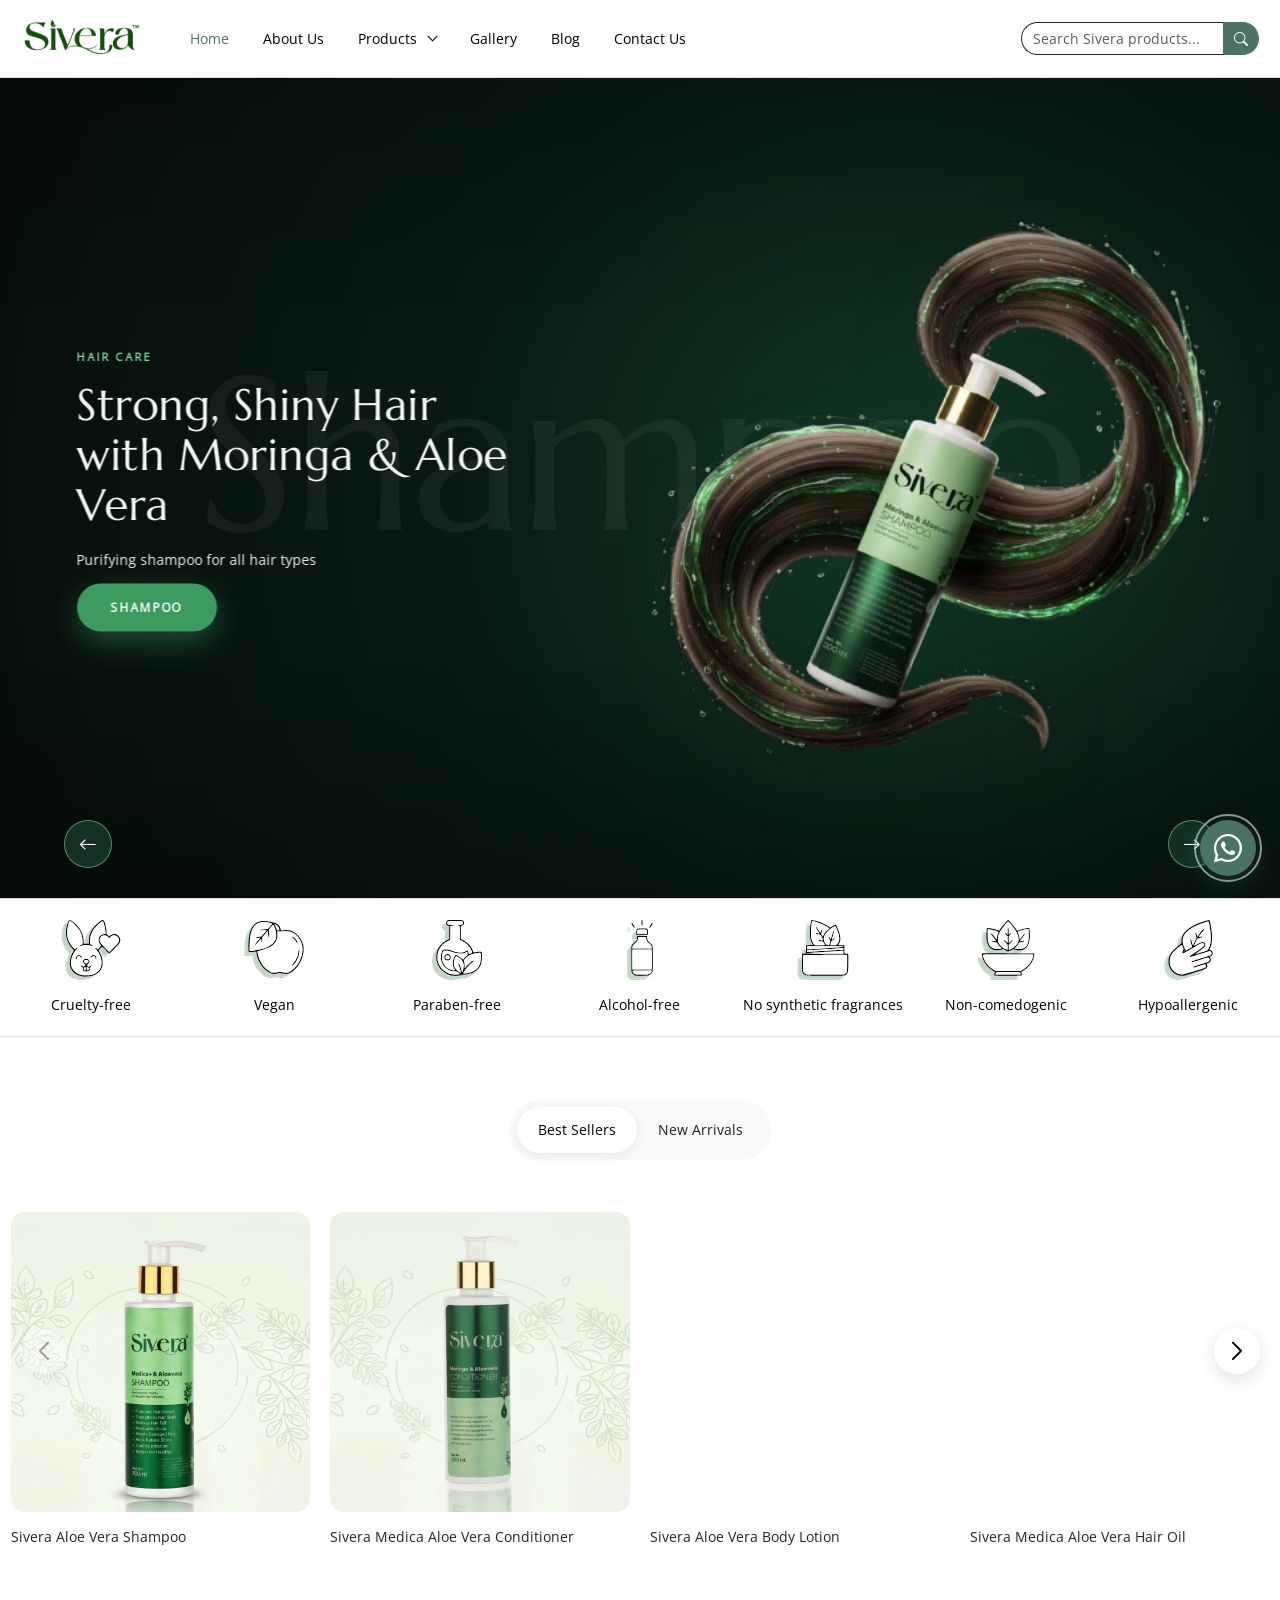
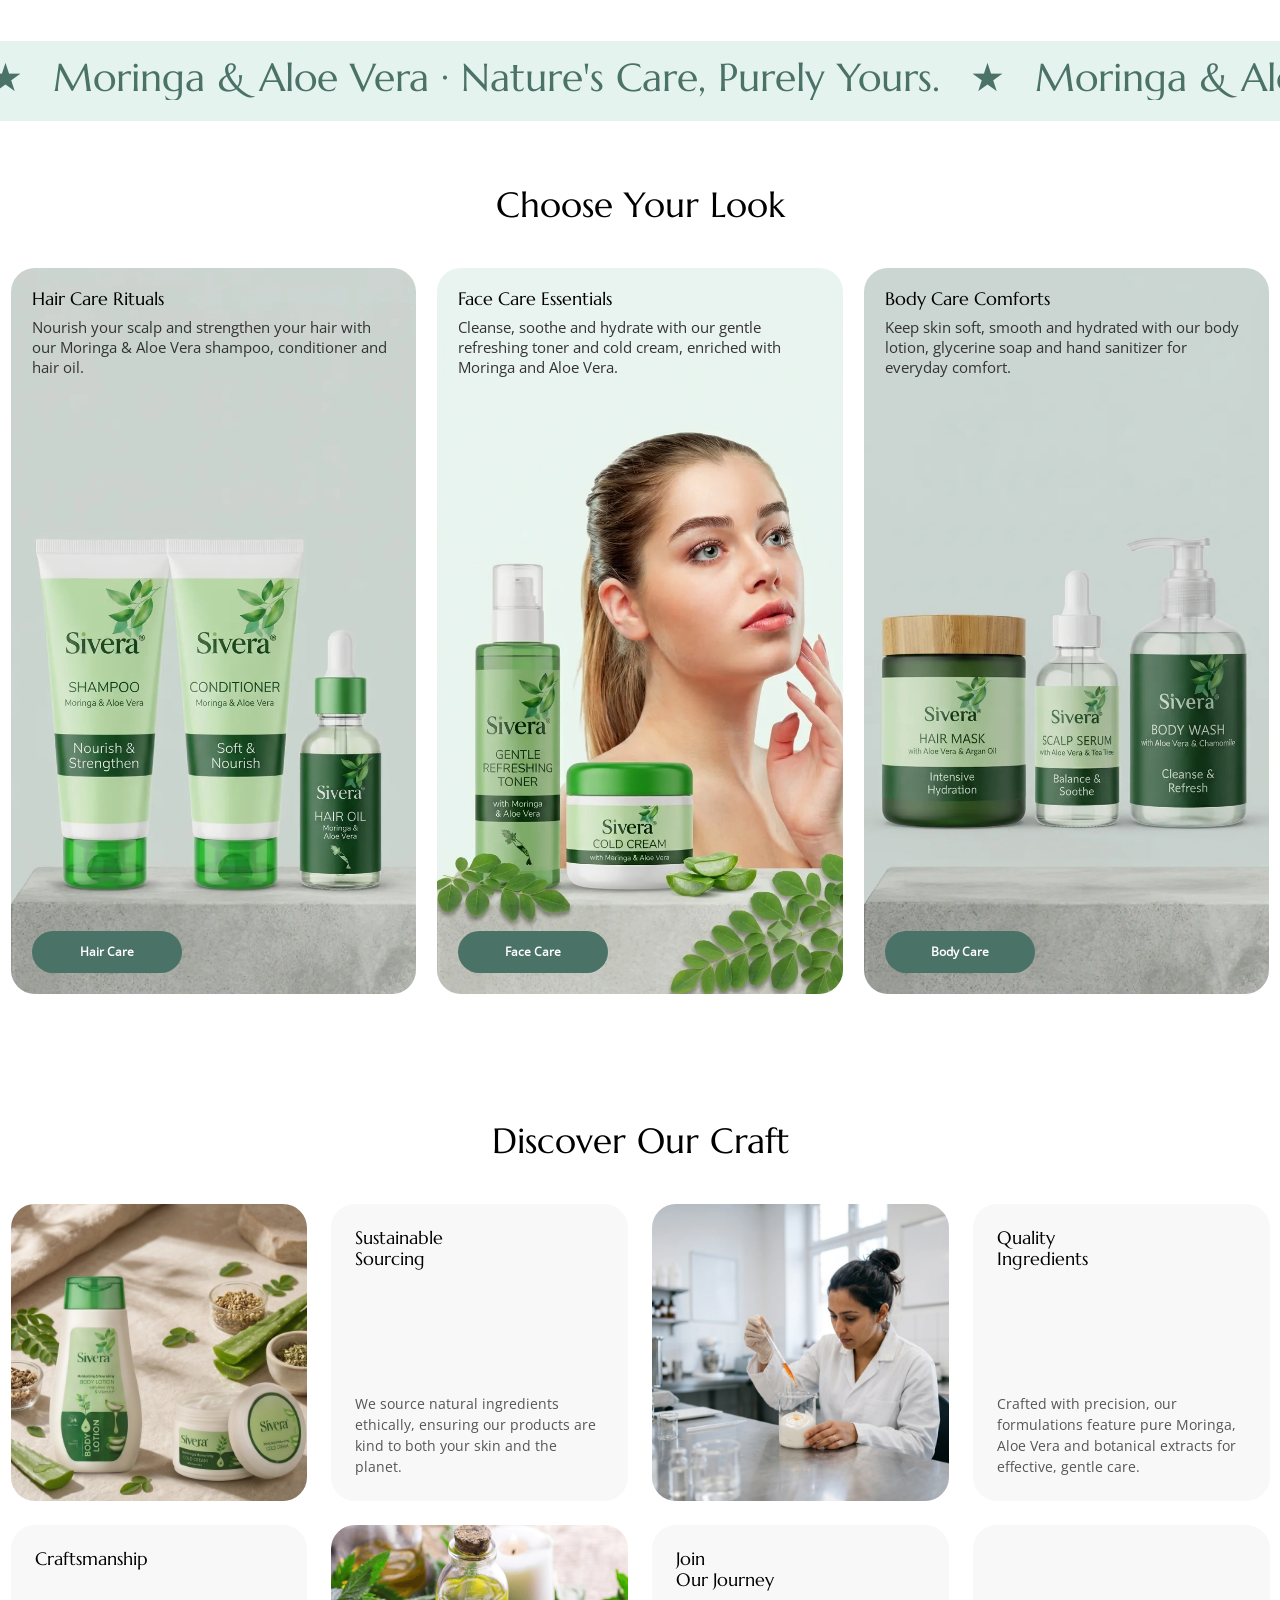
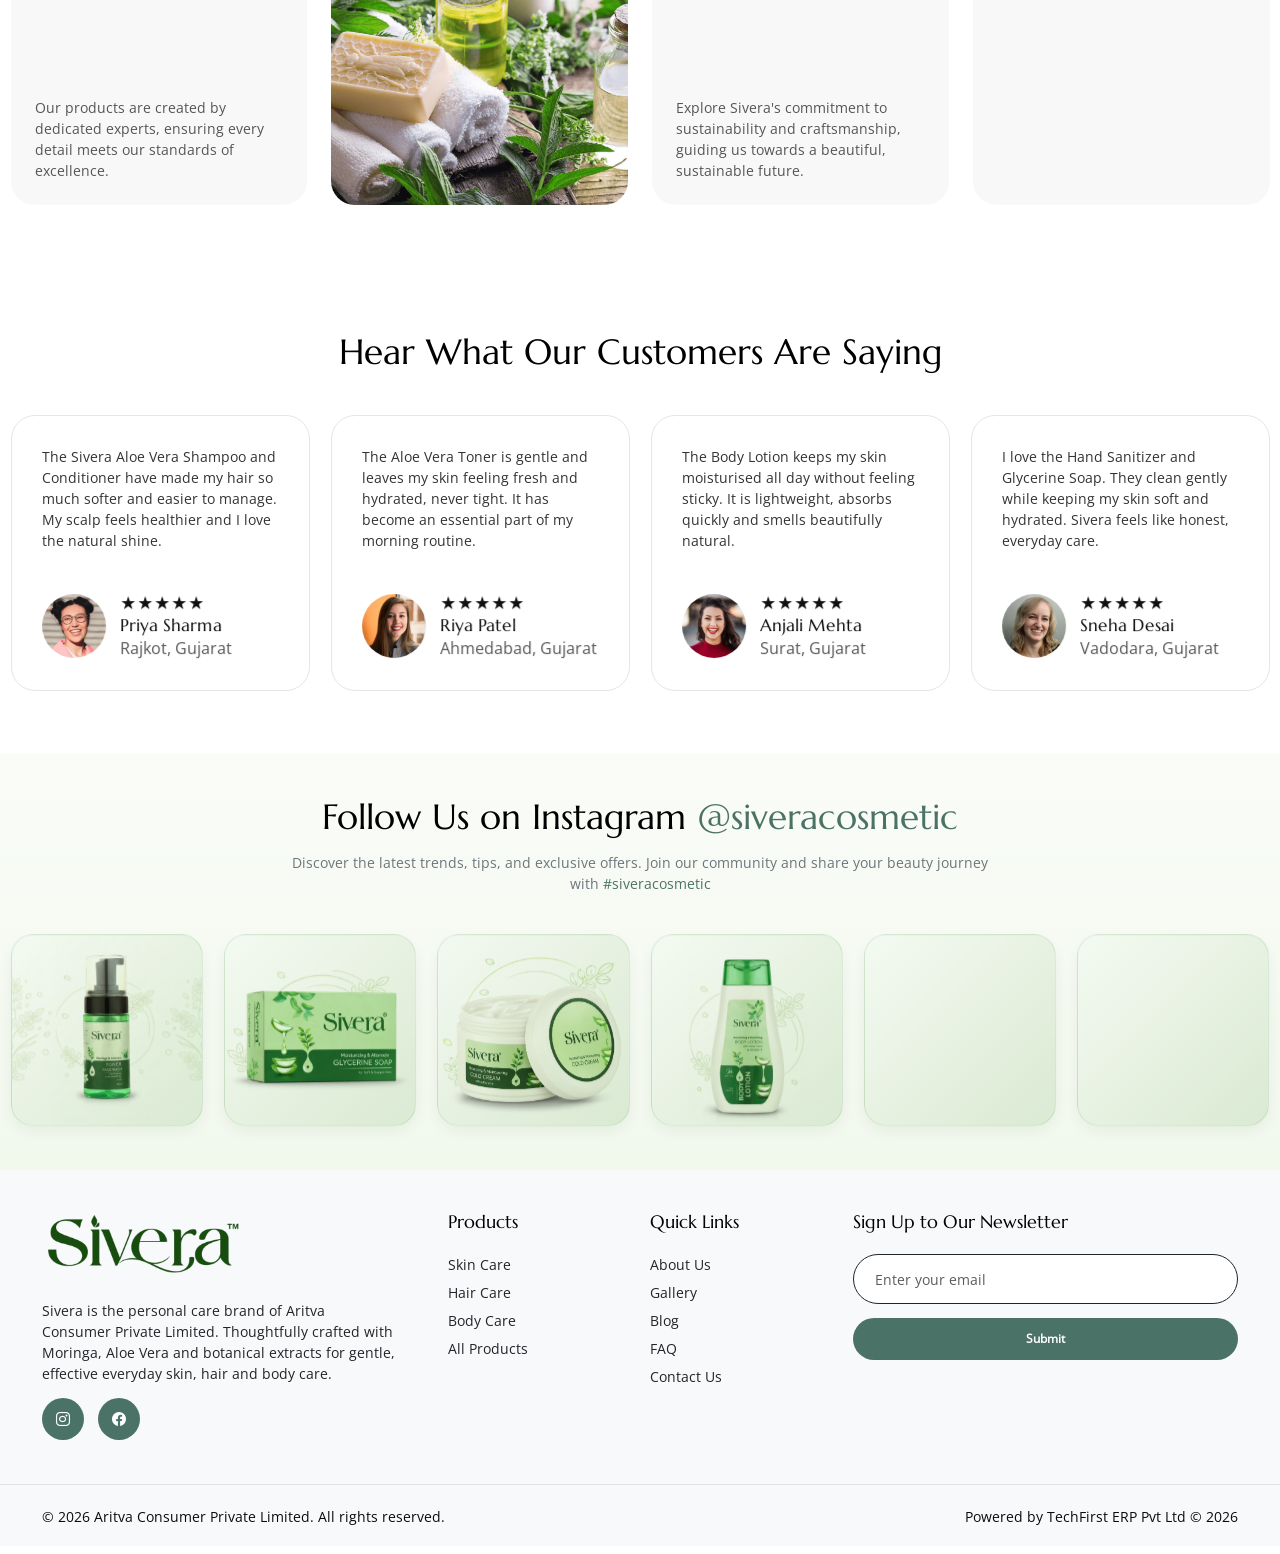
<file: html_theme/index.html>
﻿<!DOCTYPE html>
<html lang="en">
<head>
    <meta charset="UTF-8">
    <meta name="viewport" content="width=device-width, initial-scale=1.0">
    <title>Sivera | Moringa & Aloe Vera Skincare, Haircare & Bodycare</title>
    <meta name="description" content="Shop Sivera for naturally derived Moringa & Aloe Vera skincare, haircare and bodycare. Gentle, effective everyday care by Aritva Consumer Private Limited.">

    <!-- SEO / Social -->
    <link rel="canonical" href="https://siveracosmetic.com/">
    <meta name="robots" content="index, follow, max-image-preview:large">
    <meta name="theme-color" content="#4B7266">
    <meta property="og:site_name" content="Sivera">
    <meta property="og:type" content="website">
    <meta property="og:title" content="Sivera | Moringa & Aloe Vera Skincare, Haircare & Bodycare">
    <meta property="og:description" content="Shop Sivera for naturally derived Moringa & Aloe Vera skincare, haircare and bodycare. Gentle, effective everyday care by Aritva Consumer Private Limited.">
    <meta property="og:url" content="https://siveracosmetic.com/">
    <meta property="og:image" content="https://siveracosmetic.com/assets/images/og-image.jpg">
    <meta property="og:image:alt" content="Sivera Moringa &amp; Aloe Vera skincare, haircare and bodycare collection">
    <meta property="og:image:width" content="1200">
    <meta property="og:image:height" content="630">
    <meta property="og:locale" content="en_IN">
    <meta name="twitter:card" content="summary_large_image">
    <meta name="twitter:title" content="Sivera | Moringa & Aloe Vera Skincare, Haircare & Bodycare">
    <meta name="twitter:description" content="Shop Sivera for naturally derived Moringa & Aloe Vera skincare, haircare and bodycare. Gentle, effective everyday care by Aritva Consumer Private Limited.">
    <meta name="twitter:image" content="https://siveracosmetic.com/assets/images/og-image.jpg">
    <meta name="twitter:image:alt" content="Sivera Moringa &amp; Aloe Vera skincare, haircare and bodycare collection">

    <!-- Font / LCP Preloads -->
    <link rel="preload" href="assets/fonts/Marcellus-Regular.woff2" as="font" type="font/woff2" crossorigin>
    <link rel="preload" href="assets/fonts/OpenSans-Regular.woff2" as="font" type="font/woff2" crossorigin>
    <link rel="preload" as="image" href="assets/images/hero/hero_1.png" fetchpriority="high">


    <!-- Favicon -->
    <link rel="icon" type="image/png" sizes="64x64" href="assets/images/favicon-64.png">
    <link rel="apple-touch-icon" sizes="180x180" href="assets/images/apple-touch-icon.png">

    <!-- Main Style CSSS -->
    <link href="assets/css/bootstrap.min.css" rel="stylesheet">
    <link href="assets/css/bootstrap-icons.css" rel="stylesheet">
    <link href="assets/css/swiper-bundle.min.css" rel="stylesheet">

    <!-- Main Theme CSS -->
    <link href="assets/css/style.css" rel="stylesheet">

    <!-- Responsive Theme CSS -->
    <link href="assets/css/responsive.css" rel="stylesheet">

    <script type="application/ld+json">
{
      "@context": "https://schema.org",
      "@type": "Organization",
      "name": "Sivera",
      "legalName": "Aritva Consumer Private Limited",
      "url": "https://siveracosmetic.com/",
      "logo": "https://siveracosmetic.com/assets/images/logo-600.png",
      "image": "https://siveracosmetic.com/assets/images/hero/hero_1.png",
      "description": "Sivera is a naturally derived skincare, haircare and bodycare brand built around Moringa and Aloe Vera, by Aritva Consumer Private Limited, Rajkot, Gujarat.",
      "email": "sales.aritvaconsumer@gmail.com",
      "telephone": "+91-92740-44078",
      "address": {
        "@type": "PostalAddress",
        "streetAddress": "Krishna Sahajanand Street No. 2, Near Iscon Heights, Bapasitaram Chowk, Mavadi",
        "addressLocality": "Rajkot",
        "addressRegion": "Gujarat",
        "postalCode": "360004",
        "addressCountry": "IN"
      },
      "sameAs": [
        "https://www.instagram.com/siveracosmetic"
      ]
    }
    </script>
    <script type="application/ld+json">
{
      "@context": "https://schema.org",
      "@type": "WebSite",
      "name": "Sivera",
      "url": "https://siveracosmetic.com/",
      "inLanguage": "en-IN",
      "publisher": {
        "@type": "Organization",
        "name": "Sivera",
        "url": "https://siveracosmetic.com/"
      }
    }
    </script>
</head>
<body>

 <!-- PRELOADER START (BOTANICAL SIVERA LOADER) -->
  <div id="preloader" role="status" aria-live="polite" aria-label="Loading">
    <div class="sv-loader">
      <div class="sv-ring"></div>
      <div class="sv-pulse"></div>
      <i class="sv-drop"></i>
      <svg class="sv-leaf" viewBox="0 0 64 64" aria-hidden="true">
        <path class="fill" d="M32 4C48 14 56 30 50 46c-4 8-11 12-18 14C25 58 18 54 14 46 8 30 16 14 32 4z"/>
        <path class="vein" d="M32 58V20M32 44l-9-9M32 34l8-8"/>
      </svg>
    </div>
    <div class="sv-brand">SIVERA</div>
    <div class="sv-bar"><span></span></div>
  </div>
 <!-- PRELOADER END -->  



<div class="Main">

<!-- HEADER START  -->
    

    <!-- Header -->
    <header class="border-bottom bg-white sticky-top" id="site-header">
        <nav class="navbar navbar-expand-xl navbar-light py-3">
            <div class="container-fluid px-3 px-lg-4">

                <!-- Logo -->
                <a class="navbar-brand fw-bold d-flex me-5" href="index.html">
                    <img loading="eager" fetchpriority="high" decoding="async" width="600" height="200" src="assets/images/logo-600.png" alt="Sivera">
                </a>

                <!-- Mobile Toggle -->
                <button class="navbar-toggler" type="button"
                    data-bs-toggle="collapse"
                    data-bs-target="#mainNavbar">
                    <span class="navbar-toggler-icon"></span>
                </button>

                <!-- Navigation -->
                <div class="collapse navbar-collapse" id="mainNavbar">
                    <!-- Left Menu -->
                    <ul class="navbar-nav me-auto mb-3 mb-xl-0">

                        <li class="nav-item">
                            <a class="nav-link active" href="index.html">Home</a>
                        </li>
                        <li class="nav-item">
                            <a class="nav-link" href="about.html">About Us</a>
                        </li>
                        <li class="nav-item dropdown ">
                            <a class="nav-link dropdown-toggle"  href="#"  data-bs-toggle="dropdown" >
                                Products
                            </a>
                            <div class="dropdown-menu dropdown-menu-start shop-dropdown border-0 shadow-lg rounded-4 p-4">
                                <div class="row g-4 align-items-center">
                                    <!-- Menu -->
                                    <div class="col-lg-12">
                                        <h6 class="text-uppercase text-secondary mb-3">
                                            Product Categories
                                        </h6>
                                        <ul class="list-unstyled shop-menu mb-0">
                                            <li>
                                                <a href="product-list.html"><span>Skin Care</span> + </a>
                                            </li>
                                            <li>
                                                <a href="product-list.html"><span>Hair Care</span> + </a>
                                            </li>
                                            <li>
                                                <a href="product-list.html"><span>Body Care</span> + </a>
                                            </li>
                                            <li>
                                                <a href="product-list.html"><span>All Products</span> + </a>
                                            </li>
                                        </ul>
                                    </div>
                                </div>
                            </div>
                        </li>
                        <li class="nav-item">
                            <a class="nav-link" href="gallery.html">Gallery</a>
                        </li>
                        <li class="nav-item">
                            <a class="nav-link" href="blog.html">Blog</a>
                        </li>
                        <li class="nav-item">
                            <a class="nav-link" href="contact.html">Contact Us</a>
                        </li>

                    </ul>


                   

                </div>

                 <!-- Right Side -->
                    <div class="d-flex align-items-center gap-3 header-right-part">

                        <!-- Search -->
                        <form class="d-none d-lg-block">
                            <div class="input-group">
                                <input type="search"
                                    class="form-control border-end-0 rounded-start-pill border-dark"
                                    placeholder="Search Sivera products...">
                                <button class="btn border border-start-0 rounded-end-pill bg-white border-dark" type="submit">
                                    <i class="bi bi-search"></i>
                                </button>
                            </div>
                        </form>

                       
                    </div>

            </div>
        </nav>
    </header>
    <!-- HEADER END  -->

<!-- HERO START -->
   <section class="sv-hero" id="hero" aria-label="Sivera featured collections">
    <h1 class="visually-hidden">Sivera — Moringa &amp; Aloe Vera skincare, haircare and bodycare</h1>

    <div class="sv-hero-stage" id="heroStage"></div>

    <div class="sv-hero-ui">
        <button class="sv-hero-arrow sv-hero-prev" id="heroPrev" type="button" aria-label="Previous collection">
            <i class="bi bi-arrow-left" aria-hidden="true"></i>
        </button>
        <button class="sv-hero-arrow sv-hero-next" id="heroNext" type="button" aria-label="Next collection">
            <i class="bi bi-arrow-right" aria-hidden="true"></i>
        </button>
    </div>

   </section>
   <!-- HERO END -->


    <!-- FEATURE ICON START -->
    <div class="py-4 border-top border-bottom feature-icons-main">
        <div class="container">

            <div class="row row-cols-2 row-cols-md-4 row-cols-lg-7 g-4 text-center">

                <div class="col">
                    <img loading="lazy" decoding="async" src="assets/images/cruelty-free.svg" alt="Cruelty Free" class="feature-icon mb-3">
                    <p class="mb-0 small">Cruelty-free</p>
                </div>

                <div class="col">
                    <img loading="lazy" decoding="async" src="assets/images/vegan.svg" alt="Vegan" class="feature-icon mb-3">
                    <p class="mb-0 small">Vegan</p>
                </div>

                <div class="col">
                    <img loading="lazy" decoding="async" src="assets/images/paraben-free.svg" alt="Paraben Free" class="feature-icon mb-3">
                    <p class="mb-0 small">Paraben-free</p>
                </div>

                <div class="col">
                    <img loading="lazy" decoding="async" src="assets/images/alcohol-free.svg" alt="Alcohol Free" class="feature-icon mb-3">
                    <p class="mb-0 small">Alcohol-free</p>
                </div>

                <div class="col">
                    <img loading="lazy" decoding="async" src="assets/images/fragrance-free.svg" alt="No Synthetic Fragrances" class="feature-icon mb-3">
                    <p class="mb-0 small">No synthetic fragrances</p>
                </div>

                <div class="col">
                    <img loading="lazy" decoding="async" src="assets/images/non-comedogenic.svg" alt="Non Comedogenic" class="feature-icon mb-3">
                    <p class="mb-0 small">Non-comedogenic</p>
                </div>

                <div class="col">
                    <img loading="lazy" decoding="async" src="assets/images/hypoallergenic.svg" alt="Hypoallergenic" class="feature-icon mb-3">
                    <p class="mb-0 small">Hypoallergenic</p>
                </div>

            </div>

        </div>
    </div>
    <!-- FEATURE ICON END -->

        <!-- PRODUCT TABS WITH SLIDER SECTION START -->
    <div class="py-5 product-slider-section">
        <div class="container py-lg-4">

            <div class="text-center ">
                <ul class="nav nav-pills justify-content-center bg-light rounded-pill p-2 d-inline-flex mx-auto mb-5">
                    <li class="nav-item">
                        <button class="nav-link active rounded-pill px-4"
                            data-bs-toggle="pill"
                            data-bs-target="#bestSeller">
                            Best Sellers
                        </button>
                    </li>
                    <li class="nav-item">
                        <button class="nav-link rounded-pill px-4"
                            data-bs-toggle="pill"
                            data-bs-target="#newArrival">
                            New Arrivals
                        </button>
                    </li>
                </ul>
            </div>


            <div class="tab-content">

        <!-- Best Seller -->
        <div class="tab-pane fade show active" id="bestSeller">

            <div class="swiper productSlider">

                <div class="swiper-wrapper">

                    <div class="swiper-slide">
                        <div class="card border-0">
                            <div class="position-relative rounded-4 overflow-hidden bg-light home-img-dual"><a href="product-detail.html"><img loading="lazy" decoding="async" width="738" height="1200" src="assets/images/sivera_product/Sivera-Aloe-Vera-Shampoo-Bottle.webp" class="img-fluid w-100 home-img-primary" alt="Sivera Sivera Aloe Vera Shampoo"><img loading="lazy" decoding="async" src="assets/images/sivera_product/Sivera-Aloe-Vera-Shampoo-Bottle-2.jpeg" class="home-img-alt" alt="Sivera Aloe Vera Shampoo alternate view" width="1200" height="1200"></a>
                            </div>
                            <div class="card-body px-0">
                                <div class="mb-2">
                                    Sivera Aloe Vera Shampoo
                                </div>

                            </div>
                        </div>
                    </div>
                    <div class="swiper-slide">
                        <div class="card border-0">
                            <div class="position-relative rounded-4 overflow-hidden bg-light home-img-dual"><a href="product-detail.html"><img loading="lazy" decoding="async" width="1200" height="1200" src="assets/images/sivera_product/SiveraMedica+AloeVeraConditioner.webp" class="img-fluid w-100 home-img-primary" alt="Sivera Sivera Medica Aloe Vera Conditioner"><img loading="lazy" decoding="async" src="assets/images/sivera_product/SiveraMedica+AloeVeraConditioner-2.jpeg" class="home-img-alt" alt="Sivera Medica Aloe Vera Conditioner alternate view" width="1200" height="1200"></a>
                            </div>
                            <div class="card-body px-0">
                                <div class="mb-2">
                                    Sivera Medica Aloe Vera Conditioner
                                </div>

                            </div>
                        </div>
                    </div>
                    <div class="swiper-slide">
                        <div class="card border-0">
                            <div class="position-relative rounded-4 overflow-hidden bg-light home-img-dual"><a href="product-detail.html"><img loading="lazy" decoding="async" width="1200" height="1200" src="assets/images/sivera_product/Sivera-Aloe-Vera-Body-Lotion.webp" class="img-fluid w-100 home-img-primary" alt="Sivera Sivera Aloe Vera Body Lotion"><img loading="lazy" decoding="async" src="assets/images/sivera_product/Sivera-Aloe-Vera-Body-Lotion-2.jpeg" class="home-img-alt" alt="Sivera Aloe Vera Body Lotion alternate view" width="1200" height="1200"></a>
                            </div>
                            <div class="card-body px-0">
                                <div class="mb-2">
                                    Sivera Aloe Vera Body Lotion
                                </div>

                            </div>
                        </div>
                    </div>
                    <div class="swiper-slide">
                        <div class="card border-0">
                            <div class="position-relative rounded-4 overflow-hidden bg-light home-img-dual"><a href="product-detail.html"><img loading="lazy" decoding="async" width="1200" height="1200" src="assets/images/sivera_product/Sivera-Medica+Aloe-Vera-Hair-Oil-Bottle.webp" class="img-fluid w-100 home-img-primary" alt="Sivera Sivera Medica Aloe Vera Hair Oil"><img loading="lazy" decoding="async" src="assets/images/sivera_product/Sivera-Medica+Aloe-Vera-Hair-Oil-Bottle-2.jpeg" class="home-img-alt" alt="Sivera Medica Aloe Vera Hair Oil alternate view" width="1200" height="1200"></a>
                            </div>
                            <div class="card-body px-0">
                                <div class="mb-2">
                                    Sivera Medica Aloe Vera Hair Oil
                                </div>

                            </div>
                        </div>
                    </div>
                    <div class="swiper-slide">
                        <div class="card border-0">
                            <div class="position-relative rounded-4 overflow-hidden bg-light home-img-dual"><a href="product-detail.html"><img loading="lazy" decoding="async" width="1024" height="1024" src="assets/images/sivera_product/Sivera-Aloe-Vera-Toner-Bottle.webp" class="img-fluid w-100 home-img-primary" alt="Sivera Aloe Vera Toner"><img loading="lazy" decoding="async" src="assets/images/sivera_product/Sivera-Aloe-Vera-Toner-Bottle-2.webp" class="home-img-alt" alt="Sivera Aloe Vera Toner alternate view" width="1024" height="1024"></a>
                            </div>
                            <div class="card-body px-0">
                                <div class="mb-2">
                                    Aloe Vera Toner
                                </div>

                            </div>
                        </div>
                    </div>

                </div>

                <div class="swiper-button-prev"></div>
                <div class="swiper-button-next"></div>

            </div>

        </div>

        <!-- New Arrival -->
        <div class="tab-pane fade" id="newArrival">

        <div class="swiper productSlider">

                <div class="swiper-wrapper">

                    <div class="swiper-slide">
                        <div class="card border-0">
                            <div class="position-relative rounded-4 overflow-hidden bg-light home-img-dual"><a href="product-detail.html"><img loading="lazy" decoding="async" width="1200" height="1200" src="assets/images/sivera_product/Sivera-Nourishing-Cold-Cream-Jar.webp" class="img-fluid w-100 home-img-primary" alt="Sivera Sivera Nourishing Cold Cream"><img loading="lazy" decoding="async" src="assets/images/sivera_product/Sivera-Nourishing-Cold-Cream-Jar-2.jpeg" class="home-img-alt" alt="Sivera Nourishing Cold Cream alternate view" width="1200" height="1200"></a>
                            </div>
                            <div class="card-body px-0">
                                <div class="mb-2">
                                    Sivera Nourishing Cold Cream
                                </div>

                            </div>
                        </div>
                    </div>
                    <div class="swiper-slide">
                        <div class="card border-0">
                            <div class="position-relative rounded-4 overflow-hidden bg-light home-img-dual"><a href="product-detail.html"><img loading="lazy" decoding="async" width="1200" height="872" src="assets/images/sivera_product/Sivera-Botanical-Glycerine-Soap-Box.webp" class="img-fluid w-100 home-img-primary" alt="Sivera Sivera Botanical Glycerine Soap"><img loading="lazy" decoding="async" src="assets/images/sivera_product/Sivera-Botanical-Glycerine-Soap-Box-2.jpeg" class="home-img-alt" alt="Sivera Botanical Glycerine Soap alternate view" width="1200" height="1200"></a>
                            </div>
                            <div class="card-body px-0">
                                <div class="mb-2">
                                    Sivera Botanical Glycerine Soap
                                </div>

                            </div>
                        </div>
                    </div>
                    <div class="swiper-slide">
                        <div class="card border-0">
                            <div class="position-relative rounded-4 overflow-hidden bg-light home-img-dual"><a href="product-detail.html"><img loading="lazy" decoding="async" width="1200" height="1200" src="assets/images/sivera_product/Sneva-Green-Hand-Sanitizer-Bottle.webp" class="img-fluid w-100 home-img-primary" alt="Sneva Green Hand Sanitizer"><img loading="lazy" decoding="async" src="assets/images/sivera_product/Sneva-Green-Hand-Sanitizer-Bottle-2.jpeg" class="home-img-alt" alt="Sneva Green Hand Sanitizer alternate view" width="1200" height="1200"></a>
                            </div>
                            <div class="card-body px-0">
                                <div class="mb-2">
                                    Sneva Green Hand Sanitizer
                                </div>

                            </div>
                        </div>
                    </div>
                    <div class="swiper-slide">
                        <div class="card border-0">
                            <div class="position-relative rounded-4 overflow-hidden bg-light home-img-dual"><a href="product-detail.html"><img loading="lazy" decoding="async" width="1024" height="1024" src="assets/images/sivera_product/Sivera-Aloe-Vera-Toner-Bottle.webp" class="img-fluid w-100 home-img-primary" alt="Sivera Aloe Vera Toner"><img loading="lazy" decoding="async" src="assets/images/sivera_product/Sivera-Aloe-Vera-Toner-Bottle-2.webp" class="home-img-alt" alt="Sivera Aloe Vera Toner alternate view" width="1024" height="1024"></a>
                            </div>
                            <div class="card-body px-0">
                                <div class="mb-2">
                                    Aloe Vera Toner
                                </div>

                            </div>
                        </div>
                    </div>
                    <div class="swiper-slide">
                        <div class="card border-0">
                            <div class="position-relative rounded-4 overflow-hidden bg-light home-img-dual"><a href="product-detail.html"><img loading="lazy" decoding="async" width="1200" height="1200" src="assets/images/sivera_product/Sivera-Aloe-Vera-Body-Lotion.webp" class="img-fluid w-100 home-img-primary" alt="Sivera Sivera Aloe Vera Body Lotion"><img loading="lazy" decoding="async" src="assets/images/sivera_product/Sivera-Aloe-Vera-Body-Lotion-2.jpeg" class="home-img-alt" alt="Sivera Aloe Vera Body Lotion alternate view" width="1200" height="1200"></a>
                            </div>
                            <div class="card-body px-0">
                                <div class="mb-2">
                                    Sivera Aloe Vera Body Lotion
                                </div>

                            </div>
                        </div>
                    </div>

                </div>

                <div class="swiper-button-prev"></div>
                <div class="swiper-button-next"></div>

            </div>

        </div>

    </div>

    </div>
    </div>
    <!-- PRODUCT TABS WITH SLIDER SECTION END -->


    <!-- TICKER START  -->
    <div class="overflow-hidden">
        <div class="ticker-init" data-speed="1" data-direction="left">
            <div>
                <div class="ticker__inner">
                    <div class="ticker__content">
                        <div class="box">
                            <span>★</span> 
                            <span>Moringa & Aloe Vera · Nature's Care, Purely Yours. </span>
                        </div>
                    </div>
                    <div class="ticker__content">
                        <div class="box">
                            <span>★</span> 
                            <span>Moringa & Aloe Vera · Nature's Care, Purely Yours. </span>
                        </div>
                    </div>
                    <div class="ticker__content">
                        <div class="box">
                            <span>★</span> 
                            <span>Moringa & Aloe Vera · Nature's Care, Purely Yours. </span>
                        </div>
                    </div>
                </div>
            </div>
        </div>
    </div>
    <!-- TICKER END  -->


        <!-- CHOOSE YOUR LOOK START  -->
    <section class="py-5 choose-your-look-section">
        <div class="container py-lg-4">

            <!-- Section Title -->
            <div class="text-center mb-5 section-header">
                <h2 class="display-6">Choose Your Look</h2>
            </div>

            <div class="row g-4">

                <!-- Card 1 -->
                <div class="col-lg-4 col-md-6">
                    <div class="look-card h-100 position-relative">

                        <div class="p-4 position-absolute top-0">
                            <h3 class="h5 mb-2">
                                Hair Care Rituals
                            </h3>
                            <p class="mb-0">
                                Nourish your scalp and strengthen your hair with our
                                Moringa &amp; Aloe Vera shampoo, conditioner and hair oil.
                            </p>
                        </div>

                        <div>
                            <img loading="lazy" decoding="async" width="1094" height="1300" src="assets/images/look1.webp"
                                class="img-fluid w-100"
                                alt="Sivera Hair Care">

                            <a href="product-list.html" class="btn btn-black rounded-pill px-4 position-absolute start-0 bottom-0 m-4">
                                Hair Care
                            </a>
                        </div>

                    </div>
                </div>

                <!-- Card 2 -->
                <div class="col-lg-4 col-md-6">
                    <div class="look-card h-100 position-relative" style="background: #ebf6f2">

                        <div class="p-4 position-absolute top-0">
                            <h3 class="h5 mb-2">
                                Face Care Essentials
                            </h3>
                            <p class="mb-0">
                                Cleanse, soothe and hydrate with our gentle refreshing
                                toner and cold cream, enriched with Moringa and Aloe Vera.
                            </p>
                        </div>

                        <div>
                            <img loading="lazy" decoding="async" width="1094" height="1300" src="assets/images/look2.webp"
                                class="img-fluid w-100"
                                alt="Sivera Face Care">

                            <a href="product-list.html" class="btn btn-black rounded-pill px-4 position-absolute start-0 bottom-0 m-4">
                                Face Care
                            </a>
                        </div>

                    </div>
                </div>

                <!-- Card 3 -->
                <div class="col-lg-4 col-md-6 mx-md-auto">
                    <div class="look-card h-100 position-relative">

                        <div class="p-4 position-absolute top-0">
                            <h3 class="h5 mb-2">
                                Body Care Comforts
                            </h3>
                            <p class="mb-0">
                                Keep skin soft, smooth and hydrated with our body lotion,
                                glycerine soap and hand sanitizer for everyday comfort.
                            </p>
                        </div>

                        <div>
                            <img loading="lazy" decoding="async" width="1094" height="1300" src="assets/images/look3.webp"
                                class="img-fluid w-100"
                                alt="Sivera Body Care">

                            <a href="product-list.html" class="btn btn-black rounded-pill px-4 position-absolute start-0 bottom-0 m-4">
                                Body Care
                            </a>
                        </div>

                    </div>
                </div>

            </div>

        </div>
    </section>
    <!-- CHOOSE YOUR LOOK END  -->


    <!-- DISCOVER CRAFT START  -->
    <section class="py-5 discover-section">
        <div class="container py-lg-4">

            <!-- Section Heading -->
            <div class="text-center mb-5 section-header">
                <h2 class="display-6">Discover Our Craft</h2>
            </div>

            <div class="craft-grid">

                <!-- Image -->
                <div class="craft-card image-card">
                    <img loading="lazy" decoding="async" width="800" height="533" src="assets/images/craft2.webp" alt="Sustainable Products" class="img-fluid">
                </div>

                <!-- Content -->
                <div class="craft-card content-card">
                    <div class="card-content">
                        <h3 class="h5">Sustainable<br>Sourcing</h3>
                        <p>
                            We source natural ingredients ethically, ensuring our
                            products are kind to both your skin and the planet.
                        </p>
                    </div>
                </div>

                <!-- Image -->
                <div class="craft-card image-card">
                    <img loading="lazy" decoding="async" width="840" height="560" src="assets/images/craft1.webp" alt="Ingredients" class="img-fluid">
                </div>

                <!-- Content -->
                <div class="craft-card content-card">
                    <div class="card-content">
                        <h3 class="h5">Quality<br>Ingredients</h3>
                        <p>
                            Crafted with precision, our formulations feature pure Moringa,
                            Aloe Vera and botanical extracts for effective, gentle care.
                        </p>
                    </div>
                </div>

                <!-- Content -->
                <div class="craft-card content-card mob-order-6">
                    <div class="card-content">
                        <h3 class="h5">Craftsmanship</h3>
                        <p>
                            Our products are created by dedicated experts,
                            ensuring every detail meets our standards of excellence.
                        </p>
                    </div>
                </div>

                <!-- Image -->
                <div class="craft-card image-card mob-order-5">
                    <img loading="lazy" decoding="async" width="1520" height="1091" src="assets/images/craft-3.jpg" alt="Craftsmanship" class="img-fluid">
                </div>

                <!-- Content -->
                <div class="craft-card content-card mob-order-8">
                    <div class="card-content">
                        <h3 class="h5">Join<br>Our Journey</h3>
                        <p>
                            Explore Sivera's commitment to sustainability and
                            craftsmanship, guiding us towards a beautiful,
                            sustainable future.
                        </p>
                    </div>
                </div>

                <!-- Image -->
                <div class="craft-card image-card mob-order-7">
                    <img loading="lazy" decoding="async" width="1380" height="920" src="assets/images/craft-4.jpg" alt="Join Our Journey" class="img-fluid">
                </div>

            </div>

        </div>
    </section>
    <!-- DISCOVER CRAFT END  -->


        <!-- TESTIMONIALS START -->
    <section class="py-5 testimonial-section">
        <div class="container py-lg-4">

            <!-- Heading -->
            <div class="text-center mb-5 section-header">
                <h2 class="display-6">Hear What Our Customers Are Saying</h2>
            </div>

            <div class="row g-4">

                <!-- Testimonial -->
                <div class="col-lg-3 col-md-6">
                    <div class="testimonial-card h-100">

                        <p class="mb-5">
                            The Sivera Aloe Vera Shampoo and Conditioner have made
                            my hair so much softer and easier to manage. My scalp feels
                            healthier and I love the natural shine.
                        </p>

                        <div class="d-flex align-items-center">

                            <img loading="lazy" decoding="async" src="assets/images/testimonial-1.jpg"
                                class="rounded-circle flex-shrink-0"
                                width="128"
                                height="128"
                                alt="Priya Sharma">

                            <div class="ms-3">
                                <div class="rating mb-1">★★★★★</div>
                                <h3 class="h5 mb-0">Priya Sharma</h3>
                                <span>Rajkot, Gujarat</span>
                            </div>

                        </div>

                    </div>
                </div>

                <!-- Testimonial -->
                <div class="col-lg-3 col-md-6">
                    <div class="testimonial-card h-100">

                        <p class="mb-5">
                            The Aloe Vera Toner is gentle and leaves my skin feeling
                            fresh and hydrated, never tight. It has become an essential
                            part of my morning routine.
                        </p>

                        <div class="d-flex align-items-center">

                            <img loading="lazy" decoding="async" src="assets/images/testimonial-2.jpg"
                                class="rounded-circle flex-shrink-0"
                                width="128"
                                height="128"
                                alt="Riya Patel">

                            <div class="ms-3">
                                <div class="rating mb-1">★★★★★</div>
                                <h3 class="h5 mb-0">Riya Patel</h3>
                                <span>Ahmedabad, Gujarat</span>
                            </div>

                        </div>

                    </div>
                </div>

                <!-- Testimonial -->
                <div class="col-lg-3 col-md-6">
                    <div class="testimonial-card h-100">

                        <p class="mb-5">
                            The Body Lotion keeps my skin moisturised all day without
                            feeling sticky. It is lightweight, absorbs quickly and smells
                            beautifully natural.
                        </p>

                        <div class="d-flex align-items-center">

                            <img loading="lazy" decoding="async" src="assets/images/testimonial-3.jpg"
                                class="rounded-circle flex-shrink-0"
                                width="128"
                                height="128"
                                alt="Anjali Mehta">

                            <div class="ms-3">
                                <div class="rating mb-1">★★★★★</div>
                                <h3 class="h5 mb-0">Anjali Mehta</h3>
                                <span>Surat, Gujarat</span>
                            </div>

                        </div>

                    </div>
                </div>

                <!-- Testimonial -->
                <div class="col-lg-3 col-md-6">
                    <div class="testimonial-card h-100">

                        <p class="mb-5">
                            I love the Hand Sanitizer and Glycerine Soap. They clean gently
                            while keeping my skin soft and hydrated. Sivera feels like
                            honest, everyday care.
                        </p>

                        <div class="d-flex align-items-center">

                            <img loading="lazy" decoding="async" src="assets/images/testimonial-4.jpg"
                                class="rounded-circle flex-shrink-0"
                                width="128"
                                height="128"
                                alt="Sneha Desai">

                            <div class="ms-3">
                                <div class="rating mb-1">★★★★★</div>
                                <h3 class="h5 mb-0">Sneha Desai</h3>
                                <span>Vadodara, Gujarat</span>
                            </div>

                        </div>

                    </div>
                </div>

            </div>

        </div>
    </section>
    <!-- TESTIMONIALS END -->


    <!-- INSTAGRAM FEED START -->
    <section class="py-5 insta-section">
        <div class="container-fluid">

            <!-- Section Heading -->
            <div class="text-center mb-5 section-header">

                <h2 class="display-6 mb-3">
                    Follow Us on Instagram
                    <a href="https://www.instagram.com/siveracosmetic?utm_source=qr&srtk=MWl6dmsyajNpY25ycg==" target="_blank" rel="noopener" class="theme-text-color">@siveracosmetic</a>
                </h2>

                <p class="text-secondary mx-auto" style="max-width:700px;">
                    Discover the latest trends, tips, and exclusive offers.
                    Join our community and share your beauty journey with
                    <a href="https://www.instagram.com/siveracosmetic?utm_source=qr&srtk=MWl6dmsyajNpY25ycg==" target="_blank" rel="noopener" class="theme-text-color">#siveracosmetic</a>
                </p>

            </div>

            <div class="row g-4 justify-content-center insta-feed-grid">

                <div class="col-lg-2 col-md-4 col-6">
                    <a href="https://www.instagram.com/siveracosmetic?utm_source=qr&srtk=MWl6dmsyajNpY25ycg==" class="instagram-item" target="_blank" rel="noopener">
                        <img loading="lazy" decoding="async" width="263" height="263" src="assets/images/instagram/instagram_1.webp" alt="Sivera Moringa and Aloe Vera skincare on Instagram">
                        <div class="instagram-overlay">
                            <i class="bi bi-instagram fs-2"></i>
                        </div>
                    </a>
                </div>

                <div class="col-lg-2 col-md-4 col-6">
                    <a href="https://www.instagram.com/siveracosmetic?utm_source=qr&srtk=MWl6dmsyajNpY25ycg==" class="instagram-item" target="_blank" rel="noopener">
                        <img loading="lazy" decoding="async" width="263" height="263" src="assets/images/instagram/instagram_2.webp" alt="Sivera gentle Aloe Vera toner on Instagram">
                        <div class="instagram-overlay">
                            <i class="bi bi-instagram fs-2"></i>
                        </div>
                    </a>
                </div>

                <div class="col-lg-2 col-md-4 col-6">
                    <a href="https://www.instagram.com/siveracosmetic?utm_source=qr&srtk=MWl6dmsyajNpY25ycg==" class="instagram-item" target="_blank" rel="noopener">
                        <img loading="lazy" decoding="async" width="263" height="263" src="assets/images/instagram/instagram_3.webp" alt="Sivera botanical haircare on Instagram">
                        <div class="instagram-overlay">
                            <i class="bi bi-instagram fs-2"></i>
                        </div>
                    </a>
                </div>

                <div class="col-lg-2 col-md-4 col-6">
                    <a href="https://www.instagram.com/siveracosmetic?utm_source=qr&srtk=MWl6dmsyajNpY25ycg==" class="instagram-item" target="_blank" rel="noopener">
                        <img loading="lazy" decoding="async" width="263" height="263" src="assets/images/instagram/instagram_4.webp" alt="Sivera nourishing body care on Instagram">
                        <div class="instagram-overlay">
                            <i class="bi bi-instagram fs-2"></i>
                        </div>
                    </a>
                </div>

                <div class="col-lg-2 col-md-4 col-6">
                    <a href="https://www.instagram.com/siveracosmetic?utm_source=qr&srtk=MWl6dmsyajNpY25ycg==" class="instagram-item" target="_blank" rel="noopener">
                        <img loading="lazy" decoding="async" width="263" height="263" src="assets/images/instagram/instagram_5.webp" alt="Sivera everyday skincare routine on Instagram">
                        <div class="instagram-overlay">
                            <i class="bi bi-instagram fs-2"></i>
                        </div>
                    </a>
                </div>

                <div class="col-lg-2 col-md-4 col-6">
                    <a href="https://www.instagram.com/siveracosmetic?utm_source=qr&srtk=MWl6dmsyajNpY25ycg==" class="instagram-item" target="_blank" rel="noopener">
                        <img loading="lazy" decoding="async" width="263" height="263" src="assets/images/instagram/instagram_6.webp" alt="Sivera clean beauty collection on Instagram">
                        <div class="instagram-overlay">
                            <i class="bi bi-instagram fs-2"></i>
                        </div>
                    </a>
                </div>

            </div>

        </div>
    </section>
    <!-- INSTAGRAM FEED END -->


    <!-- FOOTER START  -->
    <footer class="bg-light">
        <!-- Main Footer -->
        <div class="container-fluid px-4 px-lg-5 py-5 footer-top">
            <div class="row gy-5">

                <!-- About -->
                <div class="col-lg-4 pe-lg-5">
                    <a href="index.html" class="d-inline-block mb-4">
                        <img loading="lazy" decoding="async" width="600" height="200" src="assets/images/logo-600.png" alt="Sivera" class="img-fluid" style="max-width:200px;">
                    </a>

                    <p class="text-secondary mb-0 text-dark">Sivera is the personal care brand of Aritva Consumer Private Limited. Thoughtfully crafted with Moringa, Aloe Vera and botanical extracts for gentle, effective everyday skin, hair and body care.</p>
                    <div class="d-flex align-items-center socials-icons gap-3 mt-3">
                        <a href="https://www.instagram.com/siveracosmetic?utm_source=qr&srtk=MWl6dmsyajNpY25ycg==" target="_blank" class="social-icon" rel="noopener">
                                                <i class="bi bi-instagram"></i>
                                            </a>

                                            <a href="https://www.facebook.com/share/1KNrPi481B/" target="_blank" class="social-icon" rel="noopener">
                                                <i class="bi bi-facebook"></i>
                                            </a>

                                        </div>
                
                </div>

                <!-- Products -->
                <div class="col-sm-6 col-lg-2">
                    <div class="h5 mb-4">Products</div>

                    <ul class="nav flex-column gap-2">
                        <li><a href="product-list.html" class="nav-link p-0 text-dark">Skin Care</a></li>
                        <li><a href="product-list.html" class="nav-link p-0 text-dark">Hair Care</a></li>
                        <li><a href="product-list.html" class="nav-link p-0 text-dark">Body Care</a></li>
                        <li><a href="product-list.html" class="nav-link p-0 text-dark">All Products</a></li>
                    </ul>
                </div>

                <!-- Quick Links -->
                <div class="col-sm-6 col-lg-2">
                    <div class="h5 mb-4">Quick Links</div>

                    <ul class="nav flex-column gap-2">
                        <li><a href="about.html" class="nav-link p-0 text-dark">About Us</a></li>
                        <li><a href="gallery.html" class="nav-link p-0 text-dark">Gallery</a></li>
                        <li><a href="blog.html" class="nav-link p-0 text-dark">Blog</a></li>
                        <li><a href="faq.html" class="nav-link p-0 text-dark">FAQ</a></li>
                        <li><a href="contact.html" class="nav-link p-0 text-dark">Contact Us</a></li>
                    </ul>
                </div>

                <!-- Newsletter -->
                <div class="col-lg-4">
                    <div class="h5 mb-4">Sign Up to Our Newsletter</div>

                    <form>

                        <div class="mb-3">
                            <input
                                type="email"
                                class="form-control rounded-pill py-2 px-4 border-dark"
                                placeholder="Enter your email"
                                required>
                        </div>

                        <button
                            class="btn btn-theme rounded-pill w-100">
                            Submit
                        </button>

                    </form>
                </div>

            </div>
        </div>

        <!-- Bottom Footer -->
        <div class="border-top footer-bottom">
            <div class="container-fluid px-lg-5">

                <div class="d-flex flex-column flex-md-row justify-content-between align-items-center py-4 gap-3">

                    <p class="mb-0">
                         &copy; 2026 Aritva Consumer Private Limited. All rights reserved.
                    </p>
                    <p class="mb-0">Powered by TechFirst ERP Pvt Ltd &copy; 2026</p>
                </div>
            </div>
        </div>

    </footer>
    <!-- FOOTER END  -->

    <!-- BACK TO TOP START -->
    <div class="progress-wrap">
        <svg class="progress-circle svg-content" width="100%" height="100%" viewBox="-1 -1 102 102">
            <path d="M50,1 a49,49 0 0,1 0,98 a49,49 0 0,1 0,-98"/>
        </svg>
    </div>
    <!-- BACK TO TOP END -->

</div>


<!-- Plugin Library JS -->
<script src="assets/js/bootstrap.bundle.min.js" defer></script>
<script src="assets/js/gsap.min.js" defer></script>
<script src="assets/js/ScrollTrigger.min.js" defer></script>
<script src="assets/js/swiper-bundle.min.js" defer></script>

<!-- Theme Custom FIle -->
<script src="assets/js/custom.js" defer></script>  

</body>
</html>
</file>
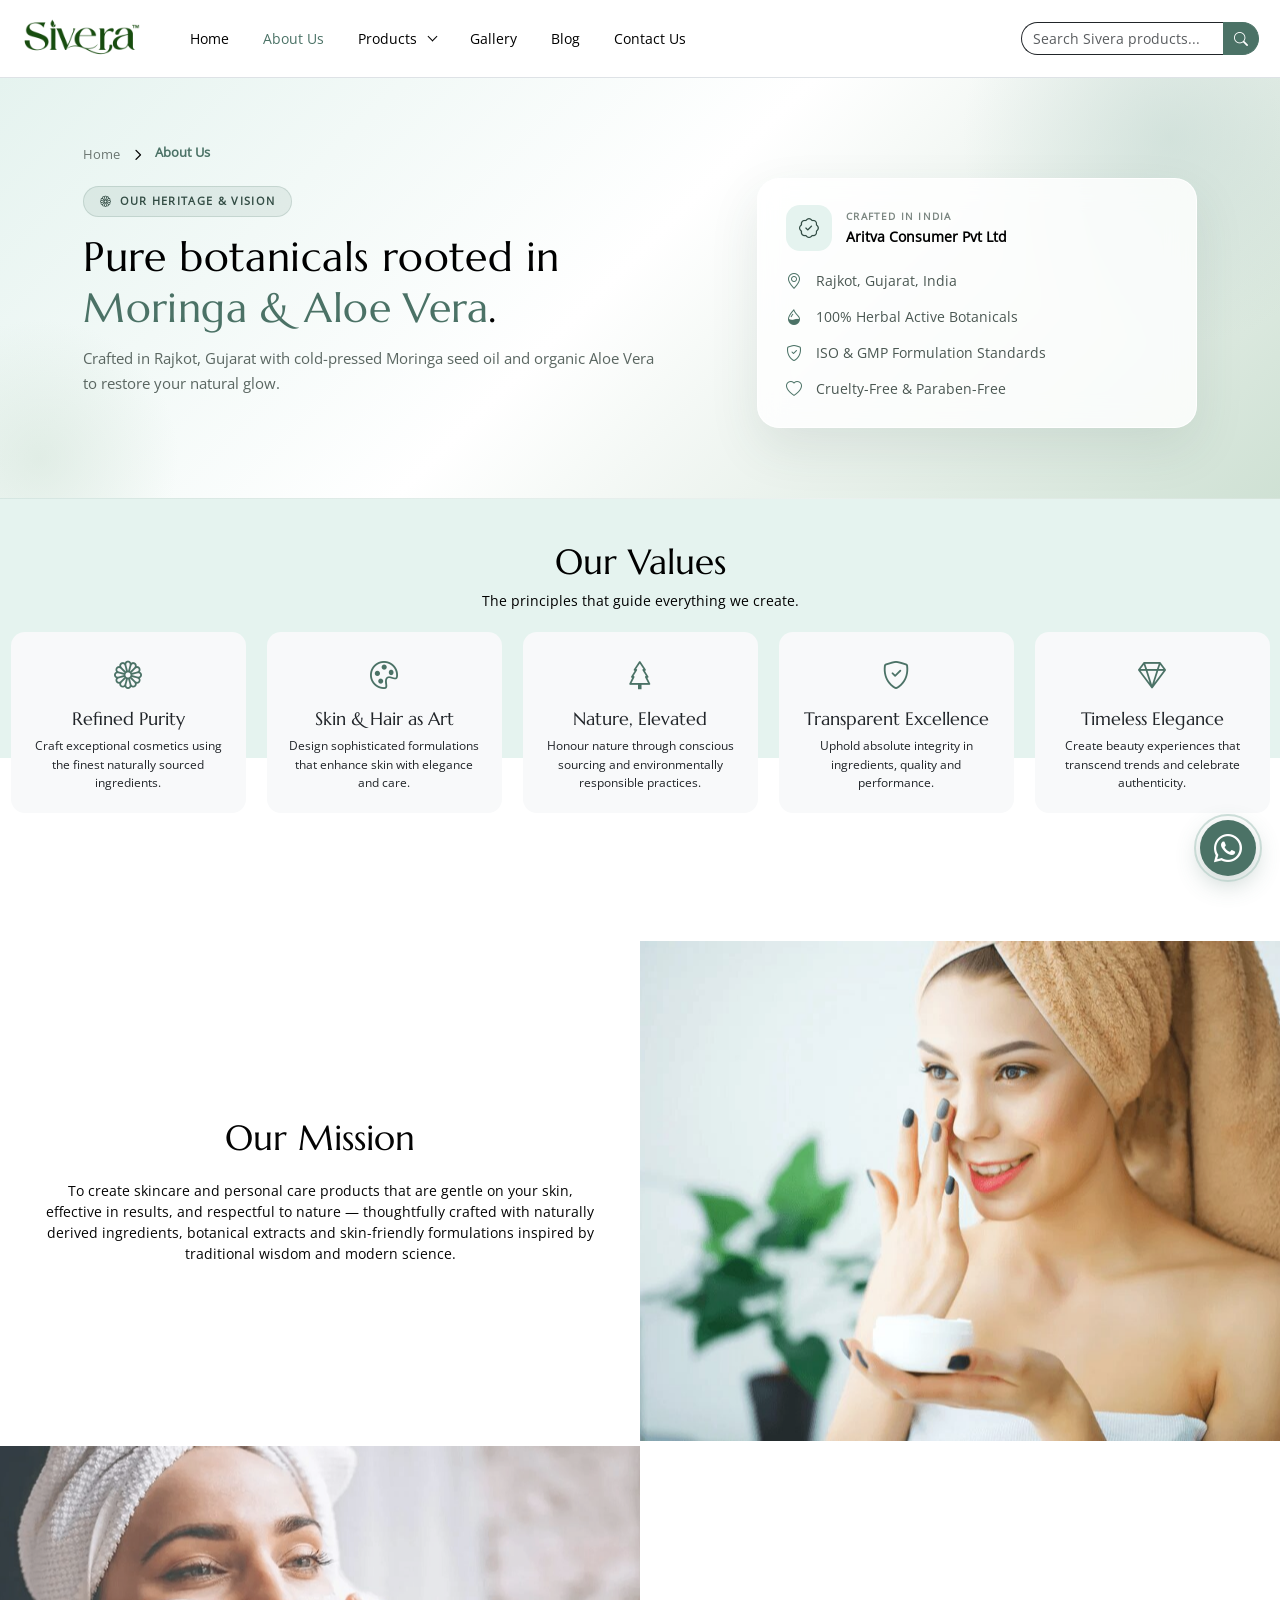
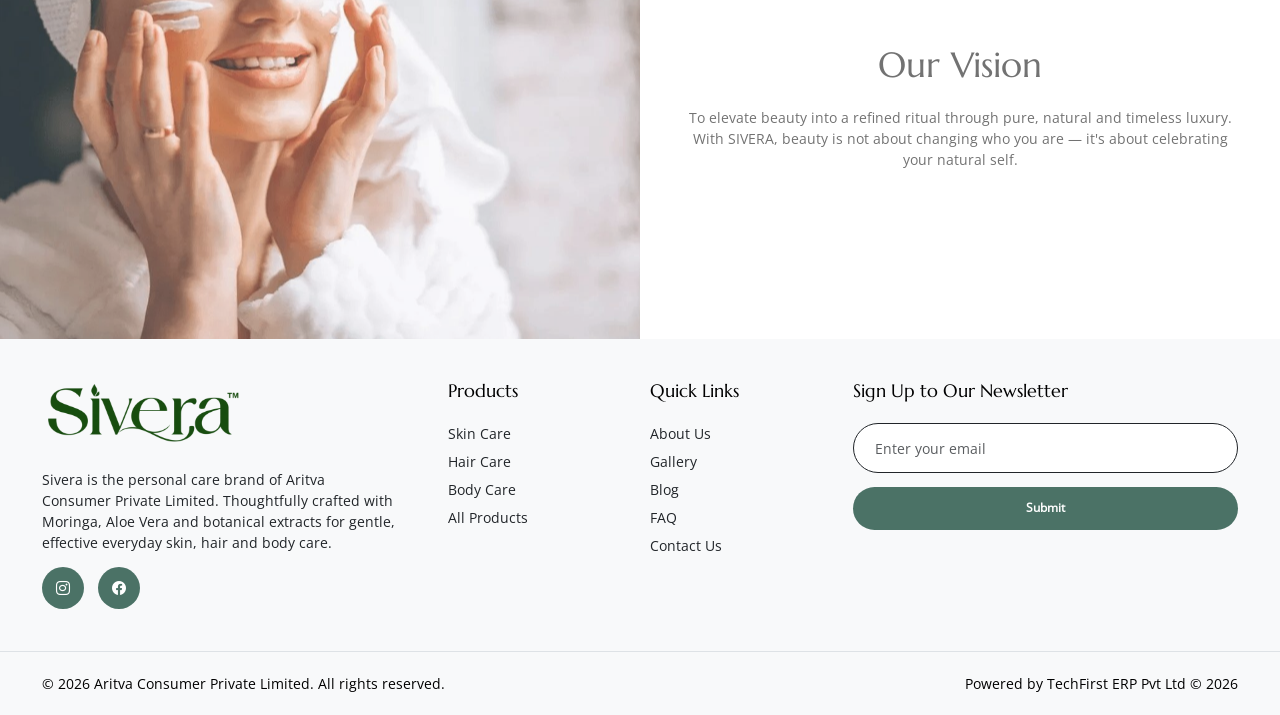
<file: html_theme/about.html>
﻿<!DOCTYPE html>
<html lang="en">
<head>
    <meta charset="UTF-8">
    <meta name="viewport" content="width=device-width, initial-scale=1.0">
    <title>About Us | Sivera — Nature's Care, Purely Yours</title>
    <meta name="description" content="Learn about Sivera, the personal care brand of Aritva Consumer Private Limited, and our vision of pure, natural and timeless beauty.">

    <!-- SEO / Social -->
    <link rel="canonical" href="https://siveracosmetic.com/about.html">
    <meta name="robots" content="index, follow, max-image-preview:large">
    <meta name="theme-color" content="#4B7266">
    <meta property="og:site_name" content="Sivera">
    <meta property="og:type" content="website">
    <meta property="og:title" content="About Us | Sivera — Nature's Care, Purely Yours">
    <meta property="og:description" content="Learn about Sivera, the personal care brand of Aritva Consumer Private Limited, and our vision of pure, natural and timeless beauty.">
    <meta property="og:url" content="https://siveracosmetic.com/about.html">
    <meta property="og:image" content="https://siveracosmetic.com/assets/images/og-image.jpg">
    <meta property="og:image:alt" content="Sivera Moringa &amp; Aloe Vera skincare, haircare and bodycare collection">
    <meta property="og:image:width" content="1200">
    <meta property="og:image:height" content="630">
    <meta property="og:locale" content="en_IN">
    <meta name="twitter:card" content="summary_large_image">
    <meta name="twitter:title" content="About Us | Sivera — Nature's Care, Purely Yours">
    <meta name="twitter:description" content="Learn about Sivera, the personal care brand of Aritva Consumer Private Limited, and our vision of pure, natural and timeless beauty.">
    <meta name="twitter:image" content="https://siveracosmetic.com/assets/images/og-image.jpg">
    <meta name="twitter:image:alt" content="Sivera Moringa &amp; Aloe Vera skincare, haircare and bodycare collection">

    <!-- Font / LCP Preloads -->
    <link rel="preload" href="assets/fonts/Marcellus-Regular.woff2" as="font" type="font/woff2" crossorigin>
    <link rel="preload" href="assets/fonts/OpenSans-Regular.woff2" as="font" type="font/woff2" crossorigin>


    <!-- Favicon -->
    <link rel="icon" type="image/png" sizes="64x64" href="assets/images/favicon-64.png">
    <link rel="apple-touch-icon" sizes="180x180" href="assets/images/apple-touch-icon.png">

    <!-- Main Style CSSS -->
    <link href="assets/css/bootstrap.min.css" rel="stylesheet">
    <link href="assets/css/bootstrap-icons.css" rel="stylesheet">
    <link href="assets/css/swiper-bundle.min.css" rel="stylesheet">

    <!-- Main Theme CSS -->
    <link href="assets/css/style.css" rel="stylesheet">

    <!-- Responsive Theme CSS -->
    <link href="assets/css/responsive.css" rel="stylesheet">

    <script type="application/ld+json">
{
      "@context": "https://schema.org",
      "@type": "BreadcrumbList",
      "itemListElement": [
        {
          "@type": "ListItem",
          "position": 1,
          "name": "Home",
          "item": "https://siveracosmetic.com/"
        },
        {
          "@type": "ListItem",
          "position": 2,
          "name": "About Us",
          "item": "https://siveracosmetic.com/about.html"
        }
      ]
    }
    </script>
</head>
<body>

 <!-- PRELOADER START (BOTANICAL SIVERA LOADER) -->
  <div id="preloader" role="status" aria-live="polite" aria-label="Loading">
    <div class="sv-loader">
      <div class="sv-ring"></div>
      <div class="sv-pulse"></div>
      <i class="sv-drop"></i>
      <svg class="sv-leaf" viewBox="0 0 64 64" aria-hidden="true">
        <path class="fill" d="M32 4C48 14 56 30 50 46c-4 8-11 12-18 14C25 58 18 54 14 46 8 30 16 14 32 4z"/>
        <path class="vein" d="M32 58V20M32 44l-9-9M32 34l8-8"/>
      </svg>
    </div>
    <div class="sv-brand">SIVERA</div>
    <div class="sv-bar"><span></span></div>
  </div>
 <!-- PRELOADER END -->  



<div class="Main">

<!-- HEADER START  -->
    

    <!-- Header -->
    <header class="border-bottom bg-white sticky-top" id="site-header">
        <nav class="navbar navbar-expand-xl navbar-light py-3">
            <div class="container-fluid px-3 px-lg-4">

                <!-- Logo -->
                <a class="navbar-brand fw-bold d-flex me-5" href="index.html">
                    <img loading="eager" fetchpriority="high" decoding="async" width="600" height="200" src="assets/images/logo-600.png" alt="Sivera">
                </a>

                <!-- Mobile Toggle -->
                <button class="navbar-toggler" type="button"
                    data-bs-toggle="collapse"
                    data-bs-target="#mainNavbar">
                    <span class="navbar-toggler-icon"></span>
                </button>

                <!-- Navigation -->
                <div class="collapse navbar-collapse" id="mainNavbar">
                    <!-- Left Menu -->
                    <ul class="navbar-nav me-auto mb-3 mb-xl-0">

                        <li class="nav-item">
                            <a class="nav-link" href="index.html">Home</a>
                        </li>
                        <li class="nav-item">
                            <a class="nav-link active" href="about.html">About Us</a>
                        </li>
                        <li class="nav-item dropdown ">
                            <a class="nav-link dropdown-toggle"  href="#"  data-bs-toggle="dropdown" >
                                Products
                            </a>
                            <div class="dropdown-menu dropdown-menu-start shop-dropdown border-0 shadow-lg rounded-4 p-4">
                                <div class="row g-4 align-items-center">
                                    <!-- Menu -->
                                    <div class="col-lg-12">
                                        <h6 class="text-uppercase text-secondary mb-3">
                                            Product Categories
                                        </h6>
                                        <ul class="list-unstyled shop-menu mb-0">
                                            <li>
                                                <a href="product-list.html"><span>Skin Care</span> + </a>
                                            </li>
                                            <li>
                                                <a href="product-list.html"><span>Hair Care</span> + </a>
                                            </li>
                                            <li>
                                                <a href="product-list.html"><span>Body Care</span> + </a>
                                            </li>
                                            <li>
                                                <a href="product-list.html"><span>All Products</span> + </a>
                                            </li>
                                        </ul>
                                    </div>
                                </div>
                            </div>
                        </li>
                        <li class="nav-item">
                            <a class="nav-link" href="gallery.html">Gallery</a>
                        </li>
                        <li class="nav-item">
                            <a class="nav-link" href="blog.html">Blog</a>
                        </li>
                        <li class="nav-item">
                            <a class="nav-link" href="contact.html">Contact Us</a>
                        </li>

                    </ul>


                   

                </div>

                 <!-- Right Side -->
                    <div class="d-flex align-items-center gap-3 header-right-part">

                        <!-- Search -->
                        <form class="d-none d-lg-block">
                            <div class="input-group">
                                <input type="search"
                                    class="form-control border-end-0 rounded-start-pill border-dark"
                                    placeholder="Search Sivera products...">
                                <button class="btn border border-start-0 rounded-end-pill bg-white border-dark" type="submit">
                                    <i class="bi bi-search"></i>
                                </button>
                            </div>
                        </form>

                       
                    </div>

            </div>
        </nav>
    </header>
    <!-- HEADER END  -->

<!-- ABOUT HERO START -->
<section class="page-hero">
    <div class="container">
        <nav aria-label="breadcrumb" class="page-breadcrumb mb-3">
            <ol class="breadcrumb mb-0">
                <li class="breadcrumb-item"><a href="index.html">Home</a></li>
                <li class="breadcrumb-item active" aria-current="page">About Us</li>
            </ol>
        </nav>

        <div class="row align-items-center g-4 g-lg-5">
            <div class="col-lg-7">
                <span class="page-eyebrow"><i class="bi bi-flower1 me-2"></i>Our Heritage &amp; Vision</span>
                <h1 class="page-hero-title mb-3">Pure botanicals rooted in <span class="theme-text-color">Moringa &amp; Aloe Vera</span>.</h1>
                <p class="page-hero-lead">Crafted in Rajkot, Gujarat with cold-pressed Moringa seed oil and organic Aloe Vera to restore your natural glow.</p>
            </div>
            <div class="col-lg-5">
                <div class="page-hero-card">
                    <div class="page-hero-card-top">
                        <span class="page-hero-icon"><i class="bi bi-patch-check"></i></span>
                        <div>
                            <small class="page-card-kicker">Crafted in India</small>
                            <div class="fw-semibold">Aritva Consumer Pvt Ltd</div>
                        </div>
                    </div>
                    <div class="page-mini-list">
                        <div><i class="bi bi-geo-alt"></i><span>Rajkot, Gujarat, India</span></div>
                        <div><i class="bi bi-droplet-half"></i><span>100% Herbal Active Botanicals</span></div>
                        <div><i class="bi bi-shield-check"></i><span>ISO &amp; GMP Formulation Standards</span></div>
                        <div><i class="bi bi-heart"></i><span>Cruelty-Free &amp; Paraben-Free</span></div>
                    </div>
                </div>
            </div>
        </div>
    </div>
</section>
<!-- ABOUT HERO END -->

<!-- ABOUT START -->
<section class="about-team py-5" id="about-values">
    <div class="container">

        <!-- Our Values -->
        <div class="row justify-content-center text-center mb-4">
            <div class="col-lg-7">
                <h2 class="display-6 mb-2">Our Values</h2>
                <p class="mb-0">The principles that guide everything we create.</p>
            </div>
        </div>

        <div class="row row-cols-1 row-cols-md-2 row-cols-lg-5 g-4 pb-5">

            <div class="col">
                <div class="card h-100 border-0 bg-light rounded-4 text-center p-4">
                    <div class="mb-3"><i class="bi bi-flower1 fs-2 theme-text-color"></i></div>
                    <h3 class="h5 mb-2">Refined Purity</h3>
                    <p class="mb-0 small">Craft exceptional cosmetics using the finest naturally sourced ingredients.</p>
                </div>
            </div>

            <div class="col">
                <div class="card h-100 border-0 bg-light rounded-4 text-center p-4">
                    <div class="mb-3"><i class="bi bi-palette fs-2 theme-text-color"></i></div>
                    <h3 class="h5 mb-2">Skin &amp; Hair as Art</h3>
                    <p class="mb-0 small">Design sophisticated formulations that enhance skin with elegance and care.</p>
                </div>
            </div>

            <div class="col">
                <div class="card h-100 border-0 bg-light rounded-4 text-center p-4">
                    <div class="mb-3"><i class="bi bi-tree fs-2 theme-text-color"></i></div>
                    <h3 class="h5 mb-2">Nature, Elevated</h3>
                    <p class="mb-0 small">Honour nature through conscious sourcing and environmentally responsible practices.</p>
                </div>
            </div>

            <div class="col">
                <div class="card h-100 border-0 bg-light rounded-4 text-center p-4">
                    <div class="mb-3"><i class="bi bi-shield-check fs-2 theme-text-color"></i></div>
                    <h3 class="h5 mb-2">Transparent Excellence</h3>
                    <p class="mb-0 small">Uphold absolute integrity in ingredients, quality and performance.</p>
                </div>
            </div>

            <div class="col">
                <div class="card h-100 border-0 bg-light rounded-4 text-center p-4">
                    <div class="mb-3"><i class="bi bi-gem fs-2 theme-text-color"></i></div>
                    <h3 class="h5 mb-2">Timeless Elegance</h3>
                    <p class="mb-0 small">Create beauty experiences that transcend trends and celebrate authenticity.</p>
                </div>
            </div>

        </div>
    </div>
</section>
<!-- ABOUT END -->




<!-- MISSION AND VISION START -->
<section class="mission-vision pt-5">
    <div class="container-fluid p-0">

        <div class="row g-0">

            <!-- Our Mission Content -->
            <div class="col-lg-6 d-flex align-items-center justify-content-center text-center">
                <div class="mission-content px-4 px-xl-5 py-5">
                    <h2 class="display-6 mb-4">Our Mission</h2>

                    <p class="mb-0">
                        To create skincare and personal care products that are gentle on your
                        skin, effective in results, and respectful to nature — thoughtfully
                        crafted with naturally derived ingredients, botanical extracts and
                        skin-friendly formulations inspired by traditional wisdom and modern
                        science.
                    </p>
                </div>
            </div>

            <!-- Mission Image -->
            <div class="col-lg-6">
                <div class="mission-image">
                    <img loading="lazy" decoding="async" width="1000" height="667" src="assets/images/mission-img.jpg"
                         class="img-fluid w-100 h-100"
                         alt="Our Mission">
                </div>
            </div>

            <!-- Vision Image -->
            <div class="col-lg-6 order-4 order-lg-3">
                <div class="mission-image">
                    <img loading="lazy" decoding="async" width="1219" height="800" src="assets/images/vision-img.jpg"
                         class="img-fluid w-100 h-100"
                         alt="Our Vision">
                </div>
            </div>

            <!-- Our Vision Content -->
            <div class="col-lg-6 d-flex align-items-center justify-content-center text-center order-3">
                <div class="mission-content px-4 px-xl-5 py-5">
                    <h2 class="display-6 mb-4">Our Vision</h2>

                    <p class="mb-0">
                        To elevate beauty into a refined ritual through pure, natural and
                        timeless luxury. With SIVERA, beauty is not about changing who you
                        are — it's about celebrating your natural self.
                    </p>
                </div>
            </div>

        </div>
    </div>
</section>
<!-- MISSION AND VISION END -->



    <!-- FOOTER START  -->
    <footer class="bg-light">
        <!-- Main Footer -->
        <div class="container-fluid px-4 px-lg-5 py-5">
            <div class="row gy-5">

                <!-- About -->
                <div class="col-lg-4 pe-lg-5">
                    <a href="index.html" class="d-inline-block mb-4">
                        <img loading="lazy" decoding="async" width="600" height="200" src="assets/images/logo-600.png" alt="Sivera" class="img-fluid" style="max-width:200px;">
                    </a>

                    <p class="text-secondary mb-0 text-dark">Sivera is the personal care brand of Aritva Consumer Private Limited. Thoughtfully crafted with Moringa, Aloe Vera and botanical extracts for gentle, effective everyday skin, hair and body care.</p>
                    <div class="d-flex align-items-center socials-icons gap-3 mt-3">
                        <a href="https://www.instagram.com/siveracosmetic?utm_source=qr&srtk=MWl6dmsyajNpY25ycg==" target="_blank" class="social-icon" rel="noopener">
                                                <i class="bi bi-instagram"></i>
                                            </a>

                                            <a href="https://www.facebook.com/share/1KNrPi481B/" target="_blank" class="social-icon" rel="noopener">
                                                <i class="bi bi-facebook"></i>
                                            </a>

                                        </div>
                
                </div>

                <!-- Products -->
                <div class="col-sm-6 col-lg-2">
                    <div class="h5 mb-4">Products</div>

                    <ul class="nav flex-column gap-2">
                        <li><a href="product-list.html" class="nav-link p-0 text-dark">Skin Care</a></li>
                        <li><a href="product-list.html" class="nav-link p-0 text-dark">Hair Care</a></li>
                        <li><a href="product-list.html" class="nav-link p-0 text-dark">Body Care</a></li>
                        <li><a href="product-list.html" class="nav-link p-0 text-dark">All Products</a></li>
                    </ul>
                </div>

                <!-- Quick Links -->
                <div class="col-sm-6 col-lg-2">
                    <div class="h5 mb-4">Quick Links</div>

                    <ul class="nav flex-column gap-2">
                        <li><a href="about.html" class="nav-link p-0 text-dark">About Us</a></li>
                        <li><a href="gallery.html" class="nav-link p-0 text-dark">Gallery</a></li>
                        <li><a href="blog.html" class="nav-link p-0 text-dark">Blog</a></li>
                        <li><a href="faq.html" class="nav-link p-0 text-dark">FAQ</a></li>
                        <li><a href="contact.html" class="nav-link p-0 text-dark">Contact Us</a></li>
                    </ul>
                </div>

                <!-- Newsletter -->
                <div class="col-lg-4">
                    <div class="h5 mb-4">Sign Up to Our Newsletter</div>

                    <form>

                        <div class="mb-3">
                            <input
                                type="email"
                                class="form-control rounded-pill py-2 px-4 border-dark"
                                placeholder="Enter your email"
                                required>
                        </div>

                        <button
                            class="btn btn-theme rounded-pill w-100">
                            Submit
                        </button>

                    </form>
                </div>

            </div>
        </div>

        <!-- Bottom Footer -->
        <div class="border-top">
            <div class="container-fluid px-lg-5">

                <div class="d-flex flex-column flex-md-row justify-content-between align-items-center py-4 gap-3">

                    <p class="mb-0">
                         &copy; 2026 Aritva Consumer Private Limited. All rights reserved.
                    </p>
                    <p class="mb-0">Powered by TechFirst ERP Pvt Ltd &copy; 2026</p>
                </div>
            </div>
        </div>

    </footer>
    <!-- FOOTER END  -->

    <!-- BACK TO TOP START -->
    <div class="progress-wrap">
        <svg class="progress-circle svg-content" width="100%" height="100%" viewBox="-1 -1 102 102">
            <path d="M50,1 a49,49 0 0,1 0,98 a49,49 0 0,1 0,-98"/>
        </svg>
    </div>
    <!-- BACK TO TOP END -->

</div>


<!-- Plugin Library JS -->
<script src="assets/js/bootstrap.bundle.min.js" defer></script>
<script src="assets/js/gsap.min.js" defer></script>
<script src="assets/js/ScrollTrigger.min.js" defer></script>
<script src="assets/js/swiper-bundle.min.js" defer></script>

<!-- Theme Custom FIle -->
<script src="assets/js/custom.js" defer></script>  

</body>
</html>
</file>
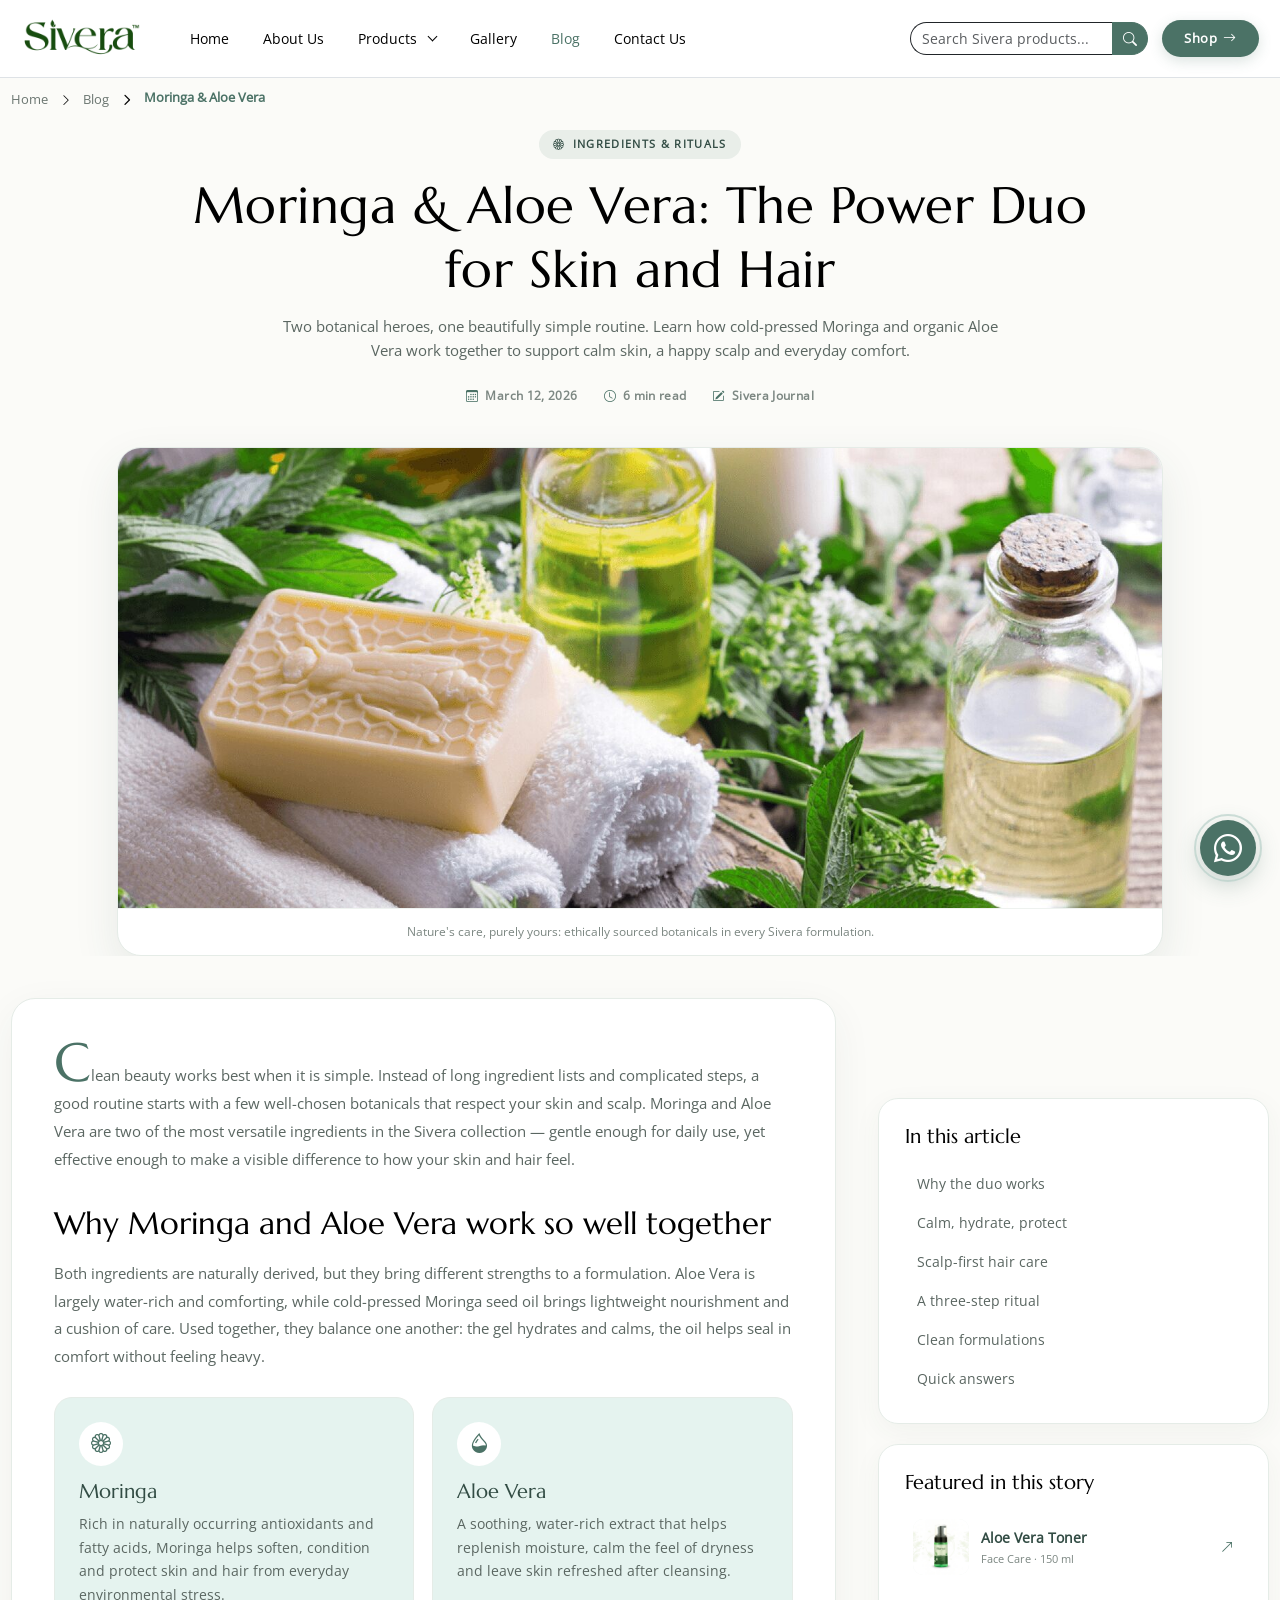
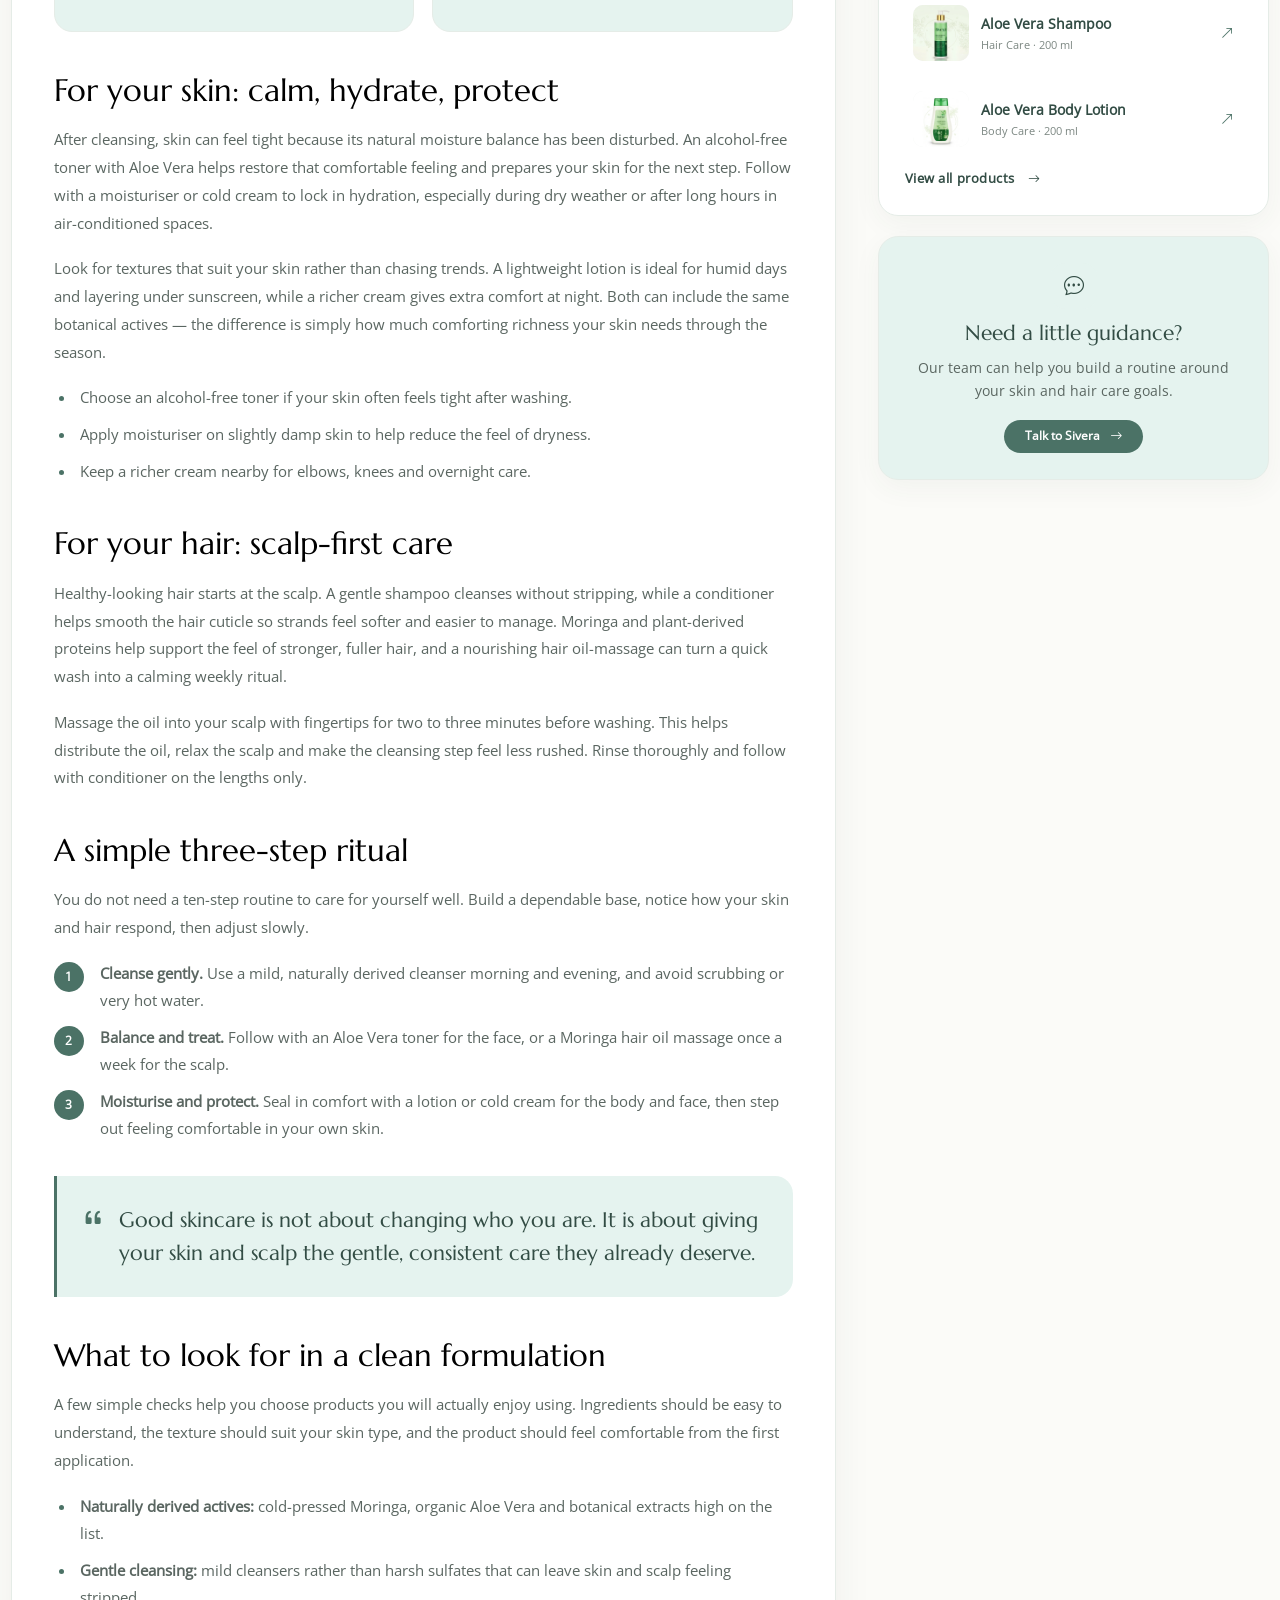
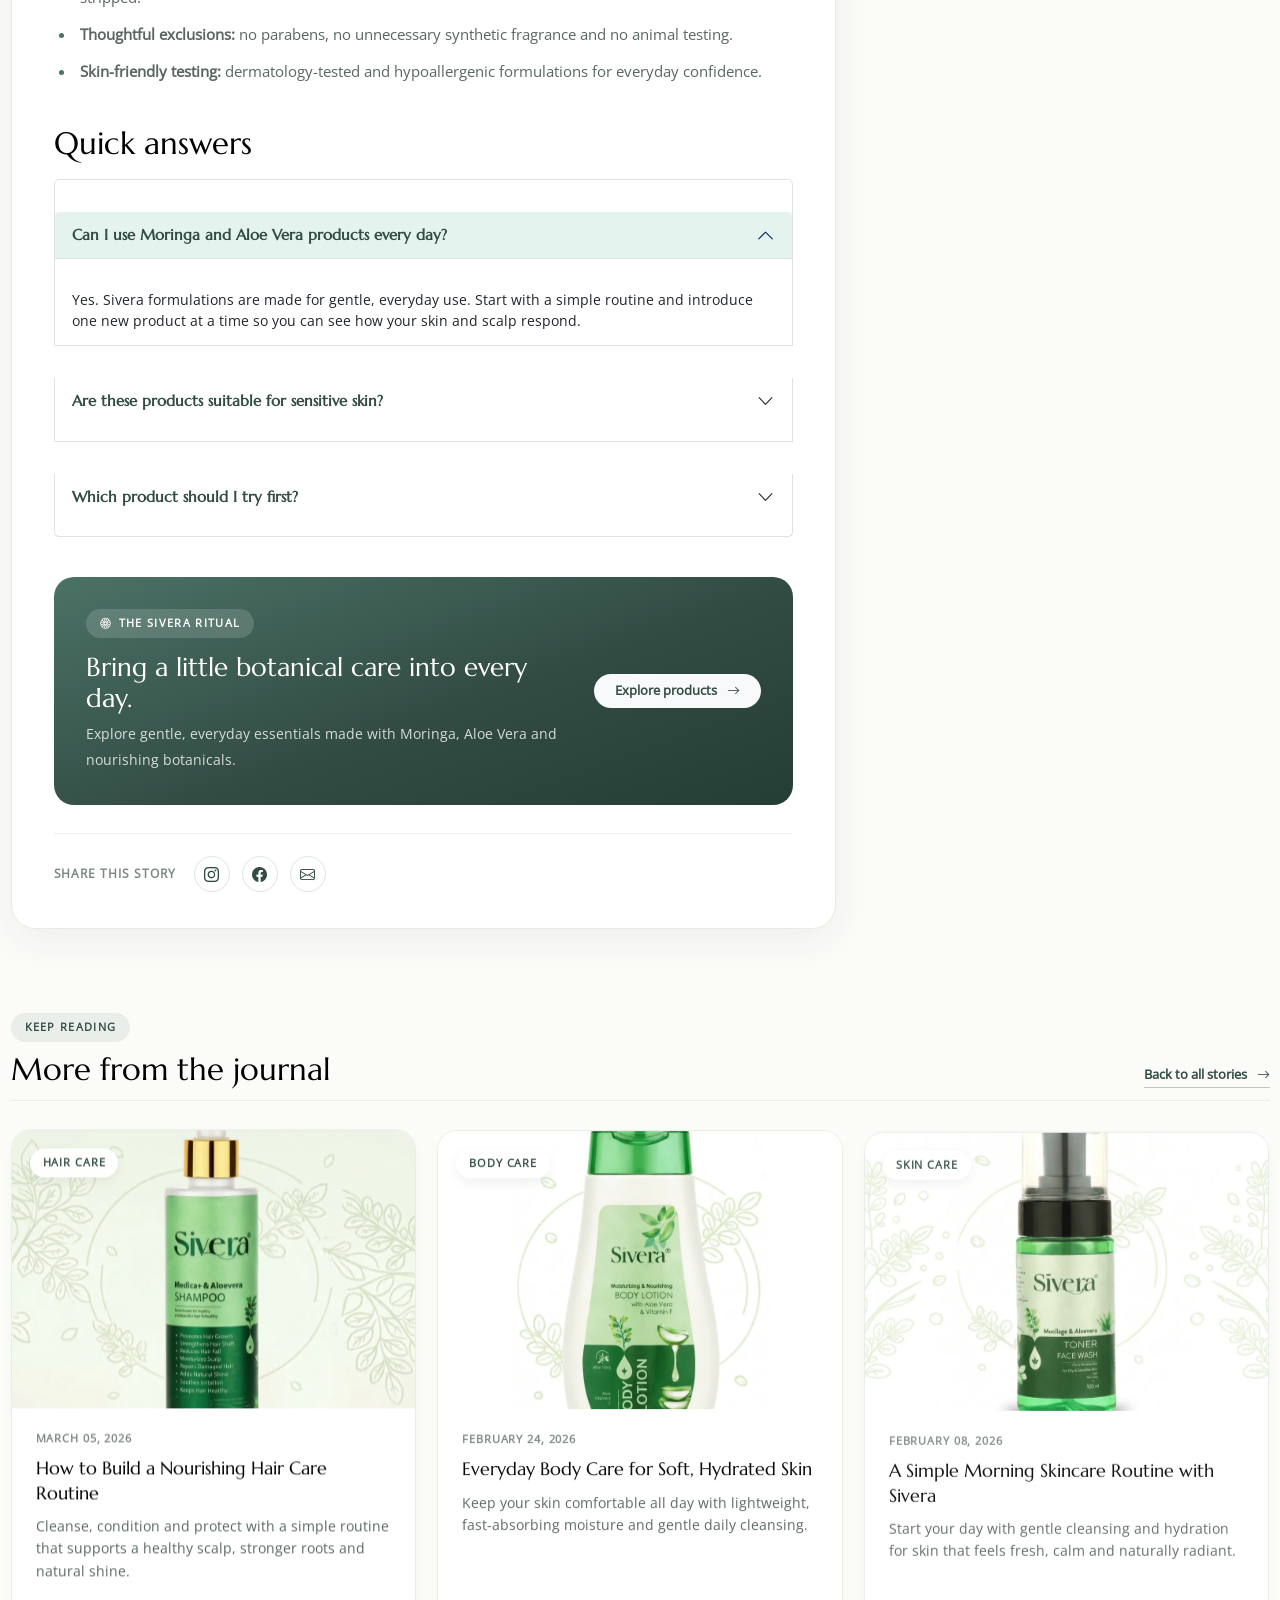
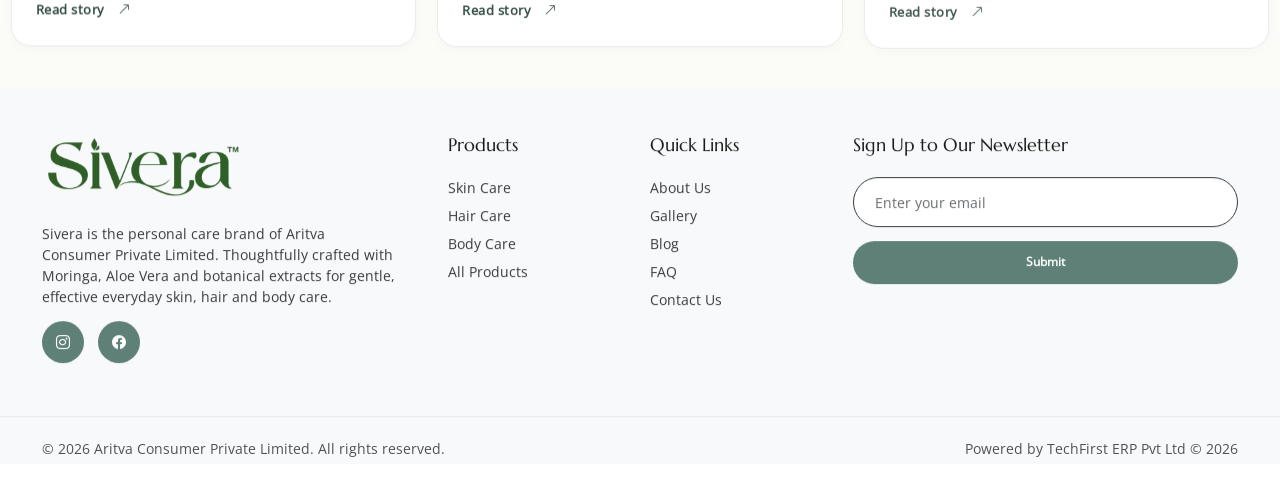
<file: html_theme/blog-detail.html>
<!DOCTYPE html>
<html lang="en">
<head>
    <meta charset="UTF-8">
    <meta name="viewport" content="width=device-width, initial-scale=1.0">
    <title>Moringa &amp; Aloe Vera: The Power Duo for Skin and Hair | Sivera</title>
    <meta name="description" content="Discover how cold-pressed Moringa and organic Aloe Vera work together to cleanse, soothe and nourish your skin and scalp, plus a simple everyday Sivera ritual.">

    <!-- SEO / Social -->
    <link rel="canonical" href="https://siveracosmetic.com/blog-detail.html">
    <meta name="robots" content="index, follow, max-image-preview:large">
    <meta name="theme-color" content="#4B7266">
    <meta property="og:site_name" content="Sivera">
    <meta property="og:type" content="article">
    <meta property="og:title" content="Moringa &amp; Aloe Vera: The Power Duo for Skin and Hair">
    <meta property="og:description" content="Discover how cold-pressed Moringa and organic Aloe Vera work together to cleanse, soothe and nourish your skin and scalp.">
    <meta property="og:url" content="https://siveracosmetic.com/blog-detail.html">
    <meta property="og:image" content="https://siveracosmetic.com/assets/images/craft-3.jpg">
    <meta property="og:image:alt" content="Moringa and Aloe Vera botanical ingredients">
    <meta property="og:locale" content="en_IN">
    <meta name="twitter:card" content="summary_large_image">
    <meta name="twitter:title" content="Moringa &amp; Aloe Vera: The Power Duo for Skin and Hair">
    <meta name="twitter:description" content="How two botanical heroes support calm skin and a healthy scalp, with a simple everyday ritual.">
    <meta name="twitter:image" content="https://siveracosmetic.com/assets/images/craft-3.jpg">

    <!-- Font / LCP Preloads -->
    <link rel="preload" href="assets/fonts/Marcellus-Regular.woff2" as="font" type="font/woff2" crossorigin>
    <link rel="preload" href="assets/fonts/OpenSans-Regular.woff2" as="font" type="font/woff2" crossorigin>

    <!-- Favicon -->
    <link rel="icon" type="image/png" sizes="64x64" href="assets/images/favicon-64.png">
    <link rel="apple-touch-icon" sizes="180x180" href="assets/images/apple-touch-icon.png">

    <!-- Main Style CSS -->
    <link href="assets/css/bootstrap.min.css" rel="stylesheet">
    <link href="assets/css/bootstrap-icons.css" rel="stylesheet">
    <link href="assets/css/swiper-bundle.min.css" rel="stylesheet">

    <!-- Main Theme CSS -->
    <link href="assets/css/style.css" rel="stylesheet">

    <!-- Responsive Theme CSS -->
    <link href="assets/css/responsive.css" rel="stylesheet">

    <script type="application/ld+json">
{
  "@context": "https://schema.org",
  "@type": "BreadcrumbList",
  "itemListElement": [
    { "@type": "ListItem", "position": 1, "name": "Home", "item": "https://siveracosmetic.com/" },
    { "@type": "ListItem", "position": 2, "name": "Blog", "item": "https://siveracosmetic.com/blog.html" },
    { "@type": "ListItem", "position": 3, "name": "Moringa & Aloe Vera: The Power Duo for Skin and Hair", "item": "https://siveracosmetic.com/blog-detail.html" }
  ]
}
    </script>
    <script type="application/ld+json">
{
  "@context": "https://schema.org",
  "@type": "BlogPosting",
  "headline": "Moringa & Aloe Vera: The Power Duo for Skin and Hair",
  "description": "How cold-pressed Moringa and organic Aloe Vera work together to cleanse, soothe and nourish skin and scalp.",
  "image": "https://siveracosmetic.com/assets/images/craft-3.jpg",
  "datePublished": "2026-03-12",
  "dateModified": "2026-03-12",
  "inLanguage": "en-IN",
  "author": { "@type": "Organization", "name": "Sivera" },
  "publisher": {
    "@type": "Organization",
    "name": "Sivera",
    "logo": { "@type": "ImageObject", "url": "https://siveracosmetic.com/assets/images/logo-600.png" }
  },
  "mainEntityOfPage": "https://siveracosmetic.com/blog-detail.html"
}
    </script>
</head>
<body>

  <!-- PRELOADER START (BOTANICAL SIVERA LOADER) -->
  <div id="preloader" role="status" aria-live="polite" aria-label="Loading">
    <div class="sv-loader">
      <div class="sv-ring"></div>
      <div class="sv-pulse"></div>
      <i class="sv-drop"></i>
      <svg class="sv-leaf" viewBox="0 0 64 64" aria-hidden="true">
        <path class="fill" d="M32 4C48 14 56 30 50 46c-4 8-11 12-18 14C25 58 18 54 14 46 8 30 16 14 32 4z"/>
        <path class="vein" d="M32 58V20M32 44l-9-9M32 34l8-8"/>
      </svg>
    </div>
    <div class="sv-brand">SIVERA</div>
    <div class="sv-bar"><span></span></div>
  </div>
  <!-- PRELOADER END -->

<div class="Main">

<!-- HEADER START -->
    <header class="border-bottom bg-white sticky-top" id="site-header">
        <nav class="navbar navbar-expand-xl navbar-light py-3">
            <div class="container-fluid px-3 px-lg-4">

                <a class="navbar-brand fw-bold d-flex me-5" href="index.html">
                    <img loading="eager" fetchpriority="high" decoding="async" width="600" height="200" src="assets/images/logo-600.png" alt="Sivera">
                </a>

                <button class="navbar-toggler" type="button"
                    data-bs-toggle="collapse"
                    data-bs-target="#mainNavbar">
                    <span class="navbar-toggler-icon"></span>
                </button>

                <div class="collapse navbar-collapse" id="mainNavbar">
                    <ul class="navbar-nav me-auto mb-3 mb-xl-0">
                        <li class="nav-item">
                            <a class="nav-link" href="index.html">Home</a>
                        </li>
                        <li class="nav-item">
                            <a class="nav-link" href="about.html">About Us</a>
                        </li>
                        <li class="nav-item dropdown">
                            <a class="nav-link dropdown-toggle" href="#" data-bs-toggle="dropdown">
                                Products
                            </a>
                            <div class="dropdown-menu dropdown-menu-start shop-dropdown border-0 shadow-lg rounded-4 p-4">
                                <div class="row g-4 align-items-center">
                                    <div class="col-lg-12">
                                        <h6 class="text-uppercase text-secondary mb-3">Product Categories</h6>
                                        <ul class="list-unstyled shop-menu mb-0">
                                            <li><a href="product-list.html"><span>Skin Care</span> + </a></li>
                                            <li><a href="product-list.html"><span>Hair Care</span> + </a></li>
                                            <li><a href="product-list.html"><span>Body Care</span> + </a></li>
                                            <li><a href="product-list.html"><span>All Products</span> + </a></li>
                                        </ul>
                                    </div>
                                </div>
                            </div>
                        </li>
                        <li class="nav-item">
                            <a class="nav-link" href="gallery.html">Gallery</a>
                        </li>
                        <li class="nav-item">
                            <a class="nav-link active" href="blog.html">Blog</a>
                        </li>
                        <li class="nav-item">
                            <a class="nav-link" href="contact.html">Contact Us</a>
                        </li>
                    </ul>
                </div>

                <div class="d-flex align-items-center gap-3 header-right-part">
                    <form class="d-none d-lg-block">
                        <div class="input-group">
                            <input type="search" class="form-control border-end-0 rounded-start-pill border-dark" placeholder="Search Sivera products...">
                            <button class="btn border border-start-0 rounded-end-pill bg-white border-dark" type="submit">
                                <i class="bi bi-search"></i>
                            </button>
                        </div>
                    </form>
                    <a href="contact.html" class="btn btn-theme rounded-pill btn-shop-nav">
                        <span>Shop</span>
                        <i class="bi bi-arrow-right"></i>
                    </a>
                </div>

            </div>
        </nav>
    </header>
    <!-- HEADER END -->

<!-- BLOG DETAIL HERO START -->
<section class="blog-detail-hero">
    <div class="container">
        <nav aria-label="breadcrumb" class="page-breadcrumb mb-4">
            <ol class="breadcrumb mb-0">
                <li class="breadcrumb-item"><a href="index.html">Home</a></li>
                <li class="breadcrumb-item"><a href="blog.html">Blog</a></li>
                <li class="breadcrumb-item active" aria-current="page">Moringa &amp; Aloe Vera</li>
            </ol>
        </nav>

        <div class="row justify-content-center text-center">
            <div class="col-lg-9">
                <span class="blog-eyebrow"><i class="bi bi-flower1 me-2"></i>Ingredients &amp; Rituals</span>
                <h1 class="page-hero-title mt-3 mb-3">Moringa &amp; Aloe Vera: The Power Duo for Skin and Hair</h1>
                <p class="page-hero-lead mx-auto">Two botanical heroes, one beautifully simple routine. Learn how cold-pressed Moringa and organic Aloe Vera work together to support calm skin, a happy scalp and everyday comfort.</p>

                <div class="blog-detail-meta justify-content-center">
                    <span><i class="bi bi-calendar3 me-2"></i><time datetime="2026-03-12">March 12, 2026</time></span>
                    <span><i class="bi bi-clock me-2"></i>6 min read</span>
                    <span><i class="bi bi-pencil-square me-2"></i>Sivera Journal</span>
                </div>
            </div>
        </div>

        <div class="row justify-content-center">
            <div class="col-lg-10">
                <figure class="blog-detail-cover">
                    <img loading="eager" fetchpriority="high" decoding="async" width="1520" height="1091" src="assets/images/craft-3.jpg" alt="Moringa leaves and Aloe Vera botanical ingredients" class="img-fluid w-100">
                    <figcaption>Nature's care, purely yours: ethically sourced botanicals in every Sivera formulation.</figcaption>
                </figure>
            </div>
        </div>
    </div>
</section>
<!-- BLOG DETAIL HERO END -->

<!-- BLOG DETAIL BODY START -->
<section class="blog-detail-section py-5">
    <div class="container">
        <div class="row g-4 g-lg-5">

            <!-- ARTICLE -->
            <div class="col-lg-8">
                <article class="blog-article">

                    <p class="blog-article-lead">Clean beauty works best when it is simple. Instead of long ingredient lists and complicated steps, a good routine starts with a few well-chosen botanicals that respect your skin and scalp. Moringa and Aloe Vera are two of the most versatile ingredients in the Sivera collection — gentle enough for daily use, yet effective enough to make a visible difference to how your skin and hair feel.</p>

                    <h2 id="synergy">Why Moringa and Aloe Vera work so well together</h2>
                    <p>Both ingredients are naturally derived, but they bring different strengths to a formulation. Aloe Vera is largely water-rich and comforting, while cold-pressed Moringa seed oil brings lightweight nourishment and a cushion of care. Used together, they balance one another: the gel hydrates and calms, the oil helps seal in comfort without feeling heavy.</p>
                    <div class="blog-ingredient-grid">
                        <div class="blog-ingredient-card">
                            <span class="blog-ingredient-icon"><i class="bi bi-flower1"></i></span>
                            <h3>Moringa</h3>
                            <p>Rich in naturally occurring antioxidants and fatty acids, Moringa helps soften, condition and protect skin and hair from everyday environmental stress.</p>
                        </div>
                        <div class="blog-ingredient-card">
                            <span class="blog-ingredient-icon"><i class="bi bi-droplet-half"></i></span>
                            <h3>Aloe Vera</h3>
                            <p>A soothing, water-rich extract that helps replenish moisture, calm the feel of dryness and leave skin refreshed after cleansing.</p>
                        </div>
                    </div>

                    <h2 id="skin">For your skin: calm, hydrate, protect</h2>
                    <p>After cleansing, skin can feel tight because its natural moisture balance has been disturbed. An alcohol-free toner with Aloe Vera helps restore that comfortable feeling and prepares your skin for the next step. Follow with a moisturiser or cold cream to lock in hydration, especially during dry weather or after long hours in air-conditioned spaces.</p>
                    <p>Look for textures that suit your skin rather than chasing trends. A lightweight lotion is ideal for humid days and layering under sunscreen, while a richer cream gives extra comfort at night. Both can include the same botanical actives — the difference is simply how much comforting richness your skin needs through the season.</p>
                    <ul class="blog-article-list">
                        <li>Choose an alcohol-free toner if your skin often feels tight after washing.</li>
                        <li>Apply moisturiser on slightly damp skin to help reduce the feel of dryness.</li>
                        <li>Keep a richer cream nearby for elbows, knees and overnight care.</li>
                    </ul>

                    <h2 id="hair">For your hair: scalp-first care</h2>
                    <p>Healthy-looking hair starts at the scalp. A gentle shampoo cleanses without stripping, while a conditioner helps smooth the hair cuticle so strands feel softer and easier to manage. Moringa and plant-derived proteins help support the feel of stronger, fuller hair, and a nourishing hair oil-massage can turn a quick wash into a calming weekly ritual.</p>
                    <p>Massage the oil into your scalp with fingertips for two to three minutes before washing. This helps distribute the oil, relax the scalp and make the cleansing step feel less rushed. Rinse thoroughly and follow with conditioner on the lengths only.</p>

                    <h2 id="ritual">A simple three-step ritual</h2>
                    <p>You do not need a ten-step routine to care for yourself well. Build a dependable base, notice how your skin and hair respond, then adjust slowly.</p>
                    <ol class="blog-article-list blog-article-steps">
                        <li><strong>Cleanse gently.</strong> Use a mild, naturally derived cleanser morning and evening, and avoid scrubbing or very hot water.</li>
                        <li><strong>Balance and treat.</strong> Follow with an Aloe Vera toner for the face, or a Moringa hair oil massage once a week for the scalp.</li>
                        <li><strong>Moisturise and protect.</strong> Seal in comfort with a lotion or cold cream for the body and face, then step out feeling comfortable in your own skin.</li>
                    </ol>

                    <blockquote class="blog-pull-quote">
                        <i class="bi bi-quote" aria-hidden="true"></i>
                        <p>Good skincare is not about changing who you are. It is about giving your skin and scalp the gentle, consistent care they already deserve.</p>
                    </blockquote>

                    <h2 id="formulation">What to look for in a clean formulation</h2>
                    <p>A few simple checks help you choose products you will actually enjoy using. Ingredients should be easy to understand, the texture should suit your skin type, and the product should feel comfortable from the first application.</p>
                    <ul class="blog-article-list">
                        <li><strong>Naturally derived actives:</strong> cold-pressed Moringa, organic Aloe Vera and botanical extracts high on the list.</li>
                        <li><strong>Gentle cleansing:</strong> mild cleansers rather than harsh sulfates that can leave skin and scalp feeling stripped.</li>
                        <li><strong>Thoughtful exclusions:</strong> no parabens, no unnecessary synthetic fragrance and no animal testing.</li>
                        <li><strong>Skin-friendly testing:</strong> dermatology-tested and hypoallergenic formulations for everyday confidence.</li>
                    </ul>

                    <h2 id="faq">Quick answers</h2>
                    <div class="accordion blog-article-accordion" id="blogArticleFaq">
                        <div class="accordion-item">
                            <h2 class="accordion-header">
                                <button class="accordion-button" type="button" data-bs-toggle="collapse" data-bs-target="#blogFaqOne" aria-expanded="true" aria-controls="blogFaqOne">
                                    Can I use Moringa and Aloe Vera products every day?
                                </button>
                            </h2>
                            <div id="blogFaqOne" class="accordion-collapse collapse show" data-bs-parent="#blogArticleFaq">
                                <div class="accordion-body">Yes. Sivera formulations are made for gentle, everyday use. Start with a simple routine and introduce one new product at a time so you can see how your skin and scalp respond.</div>
                            </div>
                        </div>
                        <div class="accordion-item">
                            <h2 class="accordion-header">
                                <button class="accordion-button collapsed" type="button" data-bs-toggle="collapse" data-bs-target="#blogFaqTwo" aria-controls="blogFaqTwo">
                                    Are these products suitable for sensitive skin?
                                </button>
                            </h2>
                            <div id="blogFaqTwo" class="accordion-collapse collapse" data-bs-parent="#blogArticleFaq">
                                <div class="accordion-body">Sivera products are dermatology-tested, hypoallergenic and formulated without parabens or harsh sulfates. As with any new cosmetic, patch test first if your skin is easily reactive.</div>
                            </div>
                        </div>
                        <div class="accordion-item">
                            <h2 class="accordion-header">
                                <button class="accordion-button collapsed" type="button" data-bs-toggle="collapse" data-bs-target="#blogFaqThree" aria-controls="blogFaqThree">
                                    Which product should I try first?
                                </button>
                            </h2>
                            <div id="blogFaqThree" class="accordion-collapse collapse" data-bs-parent="#blogArticleFaq">
                                <div class="accordion-body">Start with the step your routine is missing: a gentle toner for face care, a mild shampoo for scalp care, or a lightweight body lotion for all-day comfort.</div>
                            </div>
                        </div>
                    </div>

                    <div class="blog-article-cta">
                        <div>
                            <span class="blog-eyebrow blog-eyebrow-light"><i class="bi bi-flower1 me-2"></i>The Sivera ritual</span>
                            <h3>Bring a little botanical care into every day.</h3>
                            <p>Explore gentle, everyday essentials made with Moringa, Aloe Vera and nourishing botanicals.</p>
                        </div>
                        <a href="product-list.html" class="btn btn-light rounded-pill px-4 py-2">Explore products <i class="bi bi-arrow-right ms-2"></i></a>
                    </div>

                    <div class="blog-article-share">
                        <span>Share this story</span>
                        <a href="https://www.instagram.com/siveracosmetic" target="_blank" rel="noopener" aria-label="Share on Instagram"><i class="bi bi-instagram"></i></a>
                        <a href="https://www.facebook.com/share/1KNrPi481B/" target="_blank" rel="noopener" aria-label="Share on Facebook"><i class="bi bi-facebook"></i></a>
                        <a href="mailto:?subject=Sivera%20Journal&amp;body=Moringa%20%26%20Aloe%20Vera%20for%20skin%20and%20hair" aria-label="Share by email"><i class="bi bi-envelope"></i></a>
                    </div>
                </article>
            </div>

            <!-- SIDEBAR -->
            <aside class="col-lg-4">
                <div class="blog-sidebar">
                    <div class="blog-sidebar-card">
                        <h2 class="blog-sidebar-title">In this article</h2>
                        <nav class="blog-toc" aria-label="Article sections">
                            <a href="#synergy">Why the duo works</a>
                            <a href="#skin">Calm, hydrate, protect</a>
                            <a href="#hair">Scalp-first hair care</a>
                            <a href="#ritual">A three-step ritual</a>
                            <a href="#formulation">Clean formulations</a>
                            <a href="#faq">Quick answers</a>
                        </nav>
                    </div>

                    <div class="blog-sidebar-card">
                        <h2 class="blog-sidebar-title">Featured in this story</h2>
                        <div class="blog-featured-products">
                            <a href="product-detail.html" class="blog-featured-product">
                                <img loading="lazy" decoding="async" width="1024" height="1024" src="assets/images/sivera_product/Sivera-Aloe-Vera-Toner-Bottle.webp" alt="Sivera Aloe Vera Toner">
                                <span><strong>Aloe Vera Toner</strong><small>Face Care · 150 ml</small></span>
                                <i class="bi bi-arrow-up-right"></i>
                            </a>
                            <a href="product-detail.html" class="blog-featured-product">
                                <img loading="lazy" decoding="async" width="738" height="1200" src="assets/images/sivera_product/Sivera-Aloe-Vera-Shampoo-Bottle.webp" alt="Sivera Aloe Vera Shampoo">
                                <span><strong>Aloe Vera Shampoo</strong><small>Hair Care · 200 ml</small></span>
                                <i class="bi bi-arrow-up-right"></i>
                            </a>
                            <a href="product-detail.html" class="blog-featured-product">
                                <img loading="lazy" decoding="async" width="1200" height="1200" src="assets/images/sivera_product/Sivera-Aloe-Vera-Body-Lotion.webp" alt="Sivera Aloe Vera Body Lotion">
                                <span><strong>Aloe Vera Body Lotion</strong><small>Body Care · 200 ml</small></span>
                                <i class="bi bi-arrow-up-right"></i>
                            </a>
                        </div>
                        <a href="product-list.html" class="blog-read-link mt-3">View all products <i class="bi bi-arrow-right ms-2"></i></a>
                    </div>

                    <div class="blog-sidebar-card blog-sidebar-help">
                        <span class="page-hero-icon"><i class="bi bi-chat-dots"></i></span>
                        <h2>Need a little guidance?</h2>
                        <p>Our team can help you build a routine around your skin and hair care goals.</p>
                        <a href="contact.html" class="btn btn-theme rounded-pill px-4 py-2">Talk to Sivera <i class="bi bi-arrow-right ms-2"></i></a>
                    </div>
                </div>
            </aside>

        </div>
    </div>
</section>
<!-- BLOG DETAIL BODY END -->

<!-- RELATED STORIES START -->
<section class="py-5 blog-related-section">
    <div class="container">
        <div class="blog-section-head mt-0">
            <div>
                <span class="blog-eyebrow">Keep reading</span>
                <h2>More from the journal</h2>
            </div>
            <a href="blog.html" class="blog-shop-link">Back to all stories <i class="bi bi-arrow-right ms-2"></i></a>
        </div>

        <div class="row g-4">
            <div class="col-md-6 col-lg-4">
                <article class="blog-card h-100">
                    <a href="blog-detail.html" class="blog-card-media" aria-label="Read How to Build a Nourishing Hair Care Routine">
                        <img loading="lazy" decoding="async" width="738" height="1200" src="assets/images/sivera_product/Sivera-Aloe-Vera-Shampoo-Bottle.webp" alt="Sivera Moringa and Aloe Vera shampoo" class="img-fluid w-100">
                        <span class="blog-category-chip">Hair Care</span>
                    </a>
                    <div class="blog-card-body">
                        <time class="blog-date" datetime="2026-03-05">March 05, 2026</time>
                        <h3><a href="blog-detail.html">How to Build a Nourishing Hair Care Routine</a></h3>
                        <p>Cleanse, condition and protect with a simple routine that supports a healthy scalp, stronger roots and natural shine.</p>
                        <a href="blog-detail.html" class="blog-read-link">Read story <i class="bi bi-arrow-up-right ms-2"></i></a>
                    </div>
                </article>
            </div>

            <div class="col-md-6 col-lg-4">
                <article class="blog-card h-100">
                    <a href="blog-detail.html" class="blog-card-media" aria-label="Read Everyday Body Care for Soft, Hydrated Skin">
                        <img loading="lazy" decoding="async" width="1200" height="1200" src="assets/images/sivera_product/Sivera-Aloe-Vera-Body-Lotion.webp" alt="Sivera body lotion" class="img-fluid w-100">
                        <span class="blog-category-chip">Body Care</span>
                    </a>
                    <div class="blog-card-body">
                        <time class="blog-date" datetime="2026-02-24">February 24, 2026</time>
                        <h3><a href="blog-detail.html">Everyday Body Care for Soft, Hydrated Skin</a></h3>
                        <p>Keep your skin comfortable all day with lightweight, fast-absorbing moisture and gentle daily cleansing.</p>
                        <a href="blog-detail.html" class="blog-read-link">Read story <i class="bi bi-arrow-up-right ms-2"></i></a>
                    </div>
                </article>
            </div>

            <div class="col-md-6 col-lg-4">
                <article class="blog-card h-100">
                    <a href="blog-detail.html" class="blog-card-media" aria-label="Read A Simple Morning Skincare Routine with Sivera">
                        <img loading="lazy" decoding="async" width="1024" height="1024" src="assets/images/sivera_product/Sivera-Aloe-Vera-Toner-Bottle.webp" alt="Sivera purifying toner" class="img-fluid w-100">
                        <span class="blog-category-chip">Skin Care</span>
                    </a>
                    <div class="blog-card-body">
                        <time class="blog-date" datetime="2026-02-08">February 08, 2026</time>
                        <h3><a href="blog-detail.html">A Simple Morning Skincare Routine with Sivera</a></h3>
                        <p>Start your day with gentle cleansing and hydration for skin that feels fresh, calm and naturally radiant.</p>
                        <a href="blog-detail.html" class="blog-read-link">Read story <i class="bi bi-arrow-up-right ms-2"></i></a>
                    </div>
                </article>
            </div>
        </div>
    </div>
</section>
<!-- RELATED STORIES END -->

    <!-- FOOTER START  -->
    <footer class="bg-light">
        <div class="container-fluid px-4 px-lg-5 py-5 footer-top">
            <div class="row gy-5">

                <div class="col-lg-4 pe-lg-5">
                    <a href="index.html" class="d-inline-block mb-4">
                        <img loading="lazy" decoding="async" width="600" height="200" src="assets/images/logo-600.png" alt="Sivera" class="img-fluid" style="max-width:200px;">
                    </a>
                    <p class="text-secondary mb-0 text-dark">Sivera is the personal care brand of Aritva Consumer Private Limited. Thoughtfully crafted with Moringa, Aloe Vera and botanical extracts for gentle, effective everyday skin, hair and body care.</p>
                    <div class="d-flex align-items-center socials-icons gap-3 mt-3">
                        <a href="https://www.instagram.com/siveracosmetic?utm_source=qr&amp;srtk=MWl6dmsyajNpY25ycg==" target="_blank" class="social-icon" aria-label="Instagram" rel="noopener"><i class="bi bi-instagram"></i></a>
                        <a href="https://www.facebook.com/share/1KNrPi481B/" target="_blank" class="social-icon" aria-label="Facebook" rel="noopener"><i class="bi bi-facebook"></i></a>
                    </div>
                </div>

                <div class="col-sm-6 col-lg-2">
                    <div class="h5 mb-4">Products</div>
                    <ul class="nav flex-column gap-2">
                        <li><a href="product-list.html" class="nav-link p-0 text-dark">Skin Care</a></li>
                        <li><a href="product-list.html" class="nav-link p-0 text-dark">Hair Care</a></li>
                        <li><a href="product-list.html" class="nav-link p-0 text-dark">Body Care</a></li>
                        <li><a href="product-list.html" class="nav-link p-0 text-dark">All Products</a></li>
                    </ul>
                </div>

                <div class="col-sm-6 col-lg-2">
                    <div class="h5 mb-4">Quick Links</div>
                    <ul class="nav flex-column gap-2">
                        <li><a href="about.html" class="nav-link p-0 text-dark">About Us</a></li>
                        <li><a href="gallery.html" class="nav-link p-0 text-dark">Gallery</a></li>
                        <li><a href="blog.html" class="nav-link p-0 text-dark">Blog</a></li>
                        <li><a href="faq.html" class="nav-link p-0 text-dark">FAQ</a></li>
                        <li><a href="contact.html" class="nav-link p-0 text-dark">Contact Us</a></li>
                    </ul>
                </div>

                <div class="col-lg-4">
                    <div class="h5 mb-4">Sign Up to Our Newsletter</div>
                    <form onsubmit="event.preventDefault(); alert('Thank you for subscribing to Sivera newsletter!');">
                        <div class="mb-3">
                            <input type="email" class="form-control rounded-pill py-2 px-4 border-dark" placeholder="Enter your email" required>
                        </div>
                        <button type="submit" class="btn btn-theme rounded-pill w-100">Submit</button>
                    </form>
                </div>

            </div>
        </div>

        <div class="border-top footer-bottom">
            <div class="container-fluid px-lg-5">
                <div class="d-flex flex-column flex-md-row justify-content-between align-items-center py-4 gap-3">
                    <p class="mb-0">&copy; 2026 Aritva Consumer Private Limited. All rights reserved.</p>
                    <p class="mb-0">Powered by TechFirst ERP Pvt Ltd &copy; 2026</p>
                </div>
            </div>
        </div>
    </footer>
    <!-- FOOTER END  -->

    <!-- BACK TO TOP START -->
    <div class="progress-wrap">
        <svg class="progress-circle svg-content" width="100%" height="100%" viewBox="-1 -1 102 102">
            <path d="M50,1 a49,49 0 0,1 0,98 a49,49 0 0,1 0,-98"/>
        </svg>
    </div>
    <!-- BACK TO TOP END -->

</div>

<!-- Plugin Library JS -->
<script src="assets/js/bootstrap.bundle.min.js" defer></script>
<script src="assets/js/gsap.min.js" defer></script>
<script src="assets/js/ScrollTrigger.min.js" defer></script>
<script src="assets/js/swiper-bundle.min.js" defer></script>

<!-- Theme Custom File -->
<script src="assets/js/custom.js" defer></script>

</body>
</html>
</file>
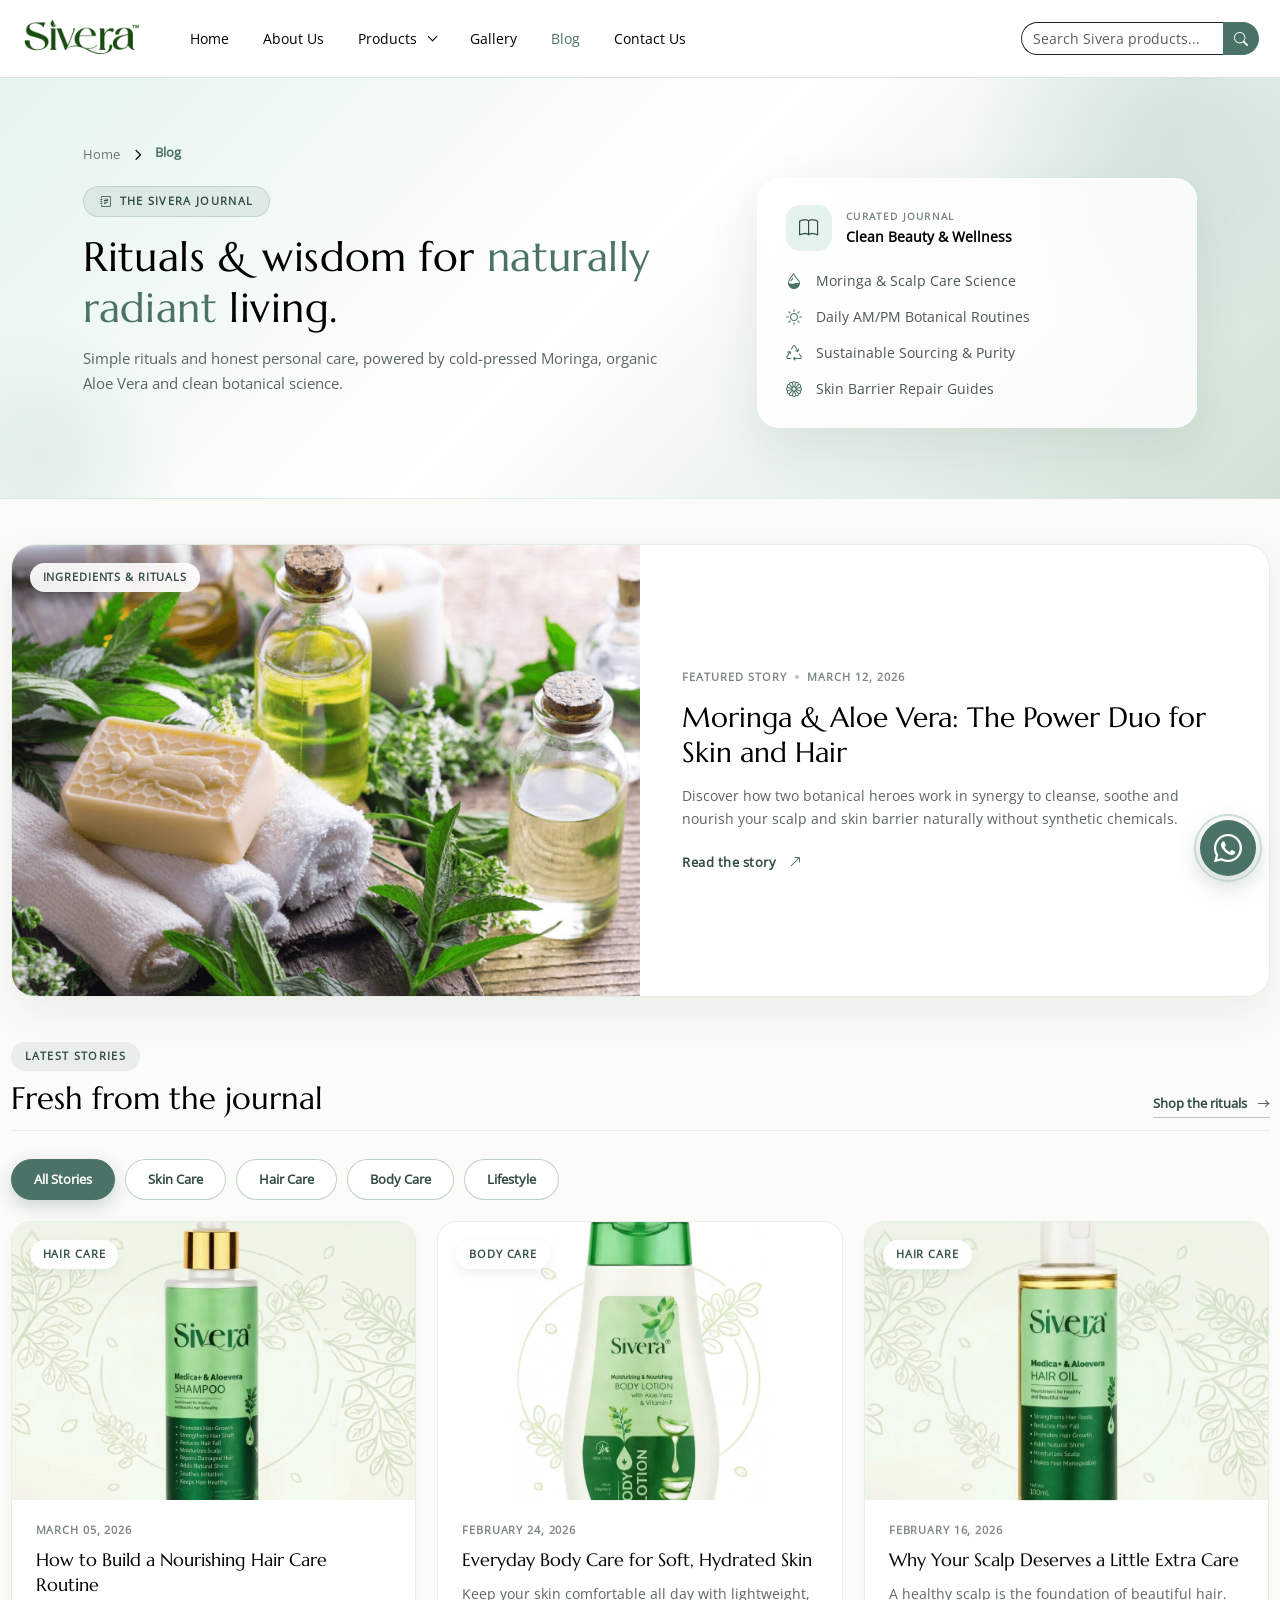
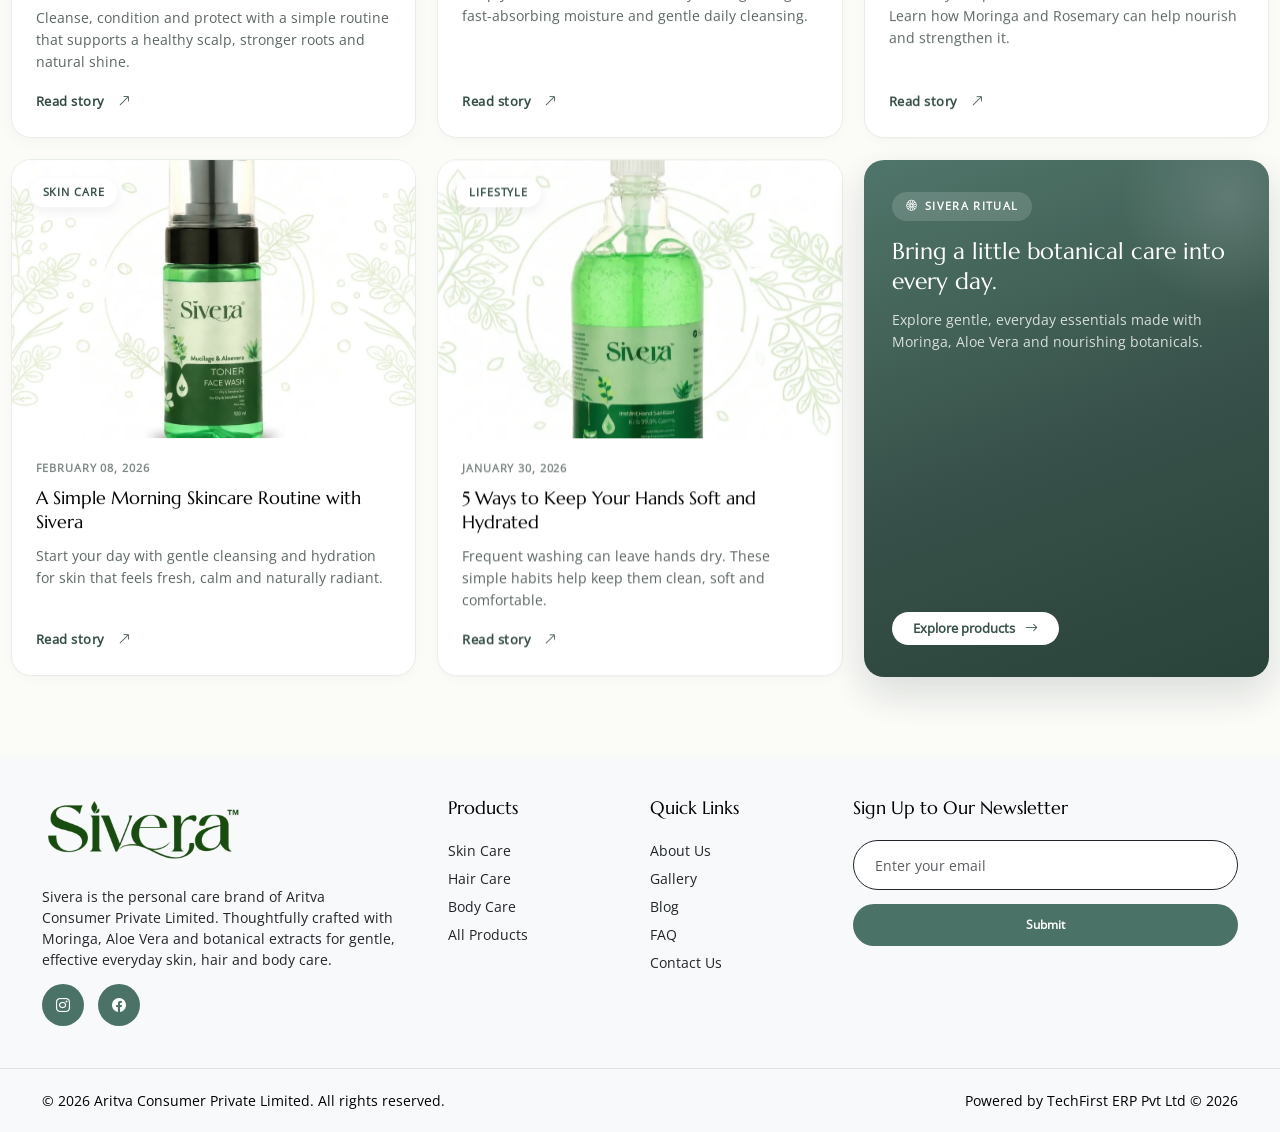
<file: html_theme/blog.html>
﻿<!DOCTYPE html>
<html lang="en">
<head>
    <meta charset="UTF-8">
    <meta name="viewport" content="width=device-width, initial-scale=1.0">
    <title>Blog | Sivera Beauty & Care</title>
    <meta name="description" content="Read the Sivera blog for skincare tips, haircare routines, Moringa & Aloe Vera benefits, and everyday self-care inspiration.">

    <!-- SEO / Social -->
    <link rel="canonical" href="https://siveracosmetic.com/blog.html">
    <meta name="robots" content="index, follow, max-image-preview:large">
    <meta name="theme-color" content="#4B7266">
    <meta property="og:site_name" content="Sivera">
    <meta property="og:type" content="website">
    <meta property="og:title" content="Blog | Sivera Beauty & Care">
    <meta property="og:description" content="Read the Sivera blog for skincare tips, haircare routines, Moringa & Aloe Vera benefits, and everyday self-care inspiration.">
    <meta property="og:url" content="https://siveracosmetic.com/blog.html">
    <meta property="og:image" content="https://siveracosmetic.com/assets/images/og-image.jpg">
    <meta property="og:image:alt" content="Sivera Moringa &amp; Aloe Vera skincare, haircare and bodycare collection">
    <meta property="og:image:width" content="1200">
    <meta property="og:image:height" content="630">
    <meta property="og:locale" content="en_IN">
    <meta name="twitter:card" content="summary_large_image">
    <meta name="twitter:title" content="Blog | Sivera Beauty & Care">
    <meta name="twitter:description" content="Read the Sivera blog for skincare tips, haircare routines, Moringa & Aloe Vera benefits, and everyday self-care inspiration.">
    <meta name="twitter:image" content="https://siveracosmetic.com/assets/images/og-image.jpg">
    <meta name="twitter:image:alt" content="Sivera Moringa &amp; Aloe Vera skincare, haircare and bodycare collection">

    <!-- Font / LCP Preloads -->
    <link rel="preload" href="assets/fonts/Marcellus-Regular.woff2" as="font" type="font/woff2" crossorigin>
    <link rel="preload" href="assets/fonts/OpenSans-Regular.woff2" as="font" type="font/woff2" crossorigin>


    <!-- Favicon -->
    <link rel="icon" type="image/png" sizes="64x64" href="assets/images/favicon-64.png">
    <link rel="apple-touch-icon" sizes="180x180" href="assets/images/apple-touch-icon.png">

    <!-- Main Style CSSS -->
    <link href="assets/css/bootstrap.min.css" rel="stylesheet">
    <link href="assets/css/bootstrap-icons.css" rel="stylesheet">
    <link href="assets/css/swiper-bundle.min.css" rel="stylesheet">

    <!-- Main Theme CSS -->
    <link href="assets/css/style.css" rel="stylesheet">

    <!-- Responsive Theme CSS -->
    <link href="assets/css/responsive.css" rel="stylesheet">

    <script type="application/ld+json">
{
      "@context": "https://schema.org",
      "@type": "BreadcrumbList",
      "itemListElement": [
        {
          "@type": "ListItem",
          "position": 1,
          "name": "Home",
          "item": "https://siveracosmetic.com/"
        },
        {
          "@type": "ListItem",
          "position": 2,
          "name": "Blog",
          "item": "https://siveracosmetic.com/blog.html"
        }
      ]
    }
    </script>
</head>
<body>

 <!-- PRELOADER START (BOTANICAL SIVERA LOADER) -->
  <div id="preloader" role="status" aria-live="polite" aria-label="Loading">
    <div class="sv-loader">
      <div class="sv-ring"></div>
      <div class="sv-pulse"></div>
      <i class="sv-drop"></i>
      <svg class="sv-leaf" viewBox="0 0 64 64" aria-hidden="true">
        <path class="fill" d="M32 4C48 14 56 30 50 46c-4 8-11 12-18 14C25 58 18 54 14 46 8 30 16 14 32 4z"/>
        <path class="vein" d="M32 58V20M32 44l-9-9M32 34l8-8"/>
      </svg>
    </div>
    <div class="sv-brand">SIVERA</div>
    <div class="sv-bar"><span></span></div>
  </div>
 <!-- PRELOADER END -->  


<div class="Main">

<!-- HEADER START  -->
    <!-- Header -->
    <header class="border-bottom bg-white sticky-top" id="site-header">
        <nav class="navbar navbar-expand-xl navbar-light py-3">
            <div class="container-fluid px-3 px-lg-4">

                <!-- Logo -->
                <a class="navbar-brand fw-bold d-flex me-5" href="index.html">
                    <img loading="eager" fetchpriority="high" decoding="async" width="600" height="200" src="assets/images/logo-600.png" alt="Sivera">
                </a>

                <!-- Mobile Toggle -->
                <button class="navbar-toggler" type="button"
                    data-bs-toggle="collapse"
                    data-bs-target="#mainNavbar">
                    <span class="navbar-toggler-icon"></span>
                </button>

                <!-- Navigation -->
                <div class="collapse navbar-collapse" id="mainNavbar">
                    <!-- Left Menu -->
                    <ul class="navbar-nav me-auto mb-3 mb-xl-0">

                        <li class="nav-item">
                            <a class="nav-link" href="index.html">Home</a>
                        </li>
                        <li class="nav-item">
                            <a class="nav-link" href="about.html">About Us</a>
                        </li>
                        <li class="nav-item dropdown ">
                            <a class="nav-link dropdown-toggle"  href="#"  data-bs-toggle="dropdown" >
                                Products
                            </a>
                            <div class="dropdown-menu dropdown-menu-start shop-dropdown border-0 shadow-lg rounded-4 p-4">
                                <div class="row g-4 align-items-center">
                                    <!-- Menu -->
                                    <div class="col-lg-12">
                                        <h6 class="text-uppercase text-secondary mb-3">
                                            Product Categories
                                        </h6>
                                        <ul class="list-unstyled shop-menu mb-0">
                                            <li>
                                                <a href="product-list.html"><span>Skin Care</span> + </a>
                                            </li>
                                            <li>
                                                <a href="product-list.html"><span>Hair Care</span> + </a>
                                            </li>
                                            <li>
                                                <a href="product-list.html"><span>Body Care</span> + </a>
                                            </li>
                                            <li>
                                                <a href="product-list.html"><span>All Products</span> + </a>
                                            </li>
                                        </ul>
                                    </div>
                                </div>
                            </div>
                        </li>
                        <li class="nav-item">
                            <a class="nav-link" href="gallery.html">Gallery</a>
                        </li>
                        <li class="nav-item">
                            <a class="nav-link active" href="blog.html">Blog</a>
                        </li>
                        <li class="nav-item">
                            <a class="nav-link" href="contact.html">Contact Us</a>
                        </li>

                    </ul>


                </div>

                 <!-- Right Side -->
                    <div class="d-flex align-items-center gap-3 header-right-part">

                        <!-- Search -->
                        <form class="d-none d-lg-block">
                            <div class="input-group">
                                <input type="search"
                                    class="form-control border-end-0 rounded-start-pill border-dark"
                                    placeholder="Search Sivera products...">
                                <button class="btn border border-start-0 rounded-end-pill bg-white border-dark" type="submit">
                                    <i class="bi bi-search"></i>
                                </button>
                            </div>
                        </form>
                       
</div>

            </div>
        </nav>
    </header>
    <!-- HEADER END  -->


        <!-- BLOG START -->
<section class="blog-page">
        <div class="page-hero">
        <div class="container">
            <nav aria-label="breadcrumb" class="page-breadcrumb mb-3">
                <ol class="breadcrumb mb-0">
                    <li class="breadcrumb-item"><a href="index.html">Home</a></li>
                    <li class="breadcrumb-item active" aria-current="page">Blog</li>
                </ol>
            </nav>

            <div class="row align-items-center g-4 g-lg-5">
                <div class="col-lg-7">
                    <span class="page-eyebrow"><i class="bi bi-journal-richtext me-2"></i>The Sivera Journal</span>
                    <h1 class="page-hero-title mb-3">Rituals &amp; wisdom for <span class="theme-text-color">naturally radiant</span> living.</h1>
                    <p class="page-hero-lead">Simple rituals and honest personal care, powered by cold-pressed Moringa, organic Aloe Vera and clean botanical science.</p>
                   
                </div>
                <div class="col-lg-5">
                    <div class="page-hero-card">
                        <div class="page-hero-card-top">
                            <span class="page-hero-icon"><i class="bi bi-book"></i></span>
                            <div>
                                <small class="page-card-kicker">Curated Journal</small>
                                <div class="fw-semibold">Clean Beauty &amp; Wellness</div>
                            </div>
                        </div>
                        <div class="page-mini-list">
                            <div><i class="bi bi-droplet-half"></i><span>Moringa &amp; Scalp Care Science</span></div>
                            <div><i class="bi bi-sun"></i><span>Daily AM/PM Botanical Routines</span></div>
                            <div><i class="bi bi-recycle"></i><span>Sustainable Sourcing &amp; Purity</span></div>
                            <div><i class="bi bi-flower1"></i><span>Skin Barrier Repair Guides</span></div>
                        </div>
                    </div>
                </div>
            </div>
        </div>
    </div>

    <div class="container blog-content">
        <article class="blog-featured" data-category="ingredients">
            <div class="row g-0 align-items-stretch">
                <div class="col-lg-6">
                    <div class="blog-featured-media">
                        <img loading="eager" fetchpriority="high" decoding="async" width="1520" height="1091" src="assets/images/craft-3.jpg" alt="Moringa and Aloe Vera botanical harvesting" class="img-fluid w-100">
                        <span class="blog-category-chip">Ingredients &amp; Rituals</span>
                    </div>
                </div>
                <div class="col-lg-6">
                    <div class="blog-featured-body">
                        <div class="blog-meta">
                            <span>Featured Story</span>
                            <span class="blog-meta-dot"></span>
                            <time datetime="2026-03-12">March 12, 2026</time>
                        </div>
                        <h2>Moringa &amp; Aloe Vera: The Power Duo for Skin and Hair</h2>
                        <p>Discover how two botanical heroes work in synergy to cleanse, soothe and nourish your scalp and skin barrier naturally without synthetic chemicals.</p>
                        <a href="blog-detail.html" class="blog-read-link">Read the story <i class="bi bi-arrow-up-right ms-2"></i></a>
                    </div>
                </div>
            </div>
        </article>

        <div class="blog-section-head">
            <div>
                <span class="blog-eyebrow">Latest stories</span>
                <h2>Fresh from the journal</h2>
            </div>
            <a href="product-list.html" class="blog-shop-link">Shop the rituals <i class="bi bi-arrow-right ms-2"></i></a>
        </div>

        <!-- Filter Tags -->
        <div class="gallery-filter-bar justify-content-start mb-4" id="blogFilterBar">
            <button type="button" class="gallery-filter-btn active" data-blog-filter="all">All Stories</button>
            <button type="button" class="gallery-filter-btn" data-blog-filter="skin">Skin Care</button>
            <button type="button" class="gallery-filter-btn" data-blog-filter="hair">Hair Care</button>
            <button type="button" class="gallery-filter-btn" data-blog-filter="body">Body Care</button>
            <button type="button" class="gallery-filter-btn" data-blog-filter="lifestyle">Lifestyle</button>
        </div>

        <div class="row g-4" id="blogGrid">
            <div class="col-md-6 col-lg-4 blog-item" data-category="hair">
                <article class="blog-card h-100">
                    <a href="blog-detail.html" class="blog-card-media" aria-label="Read How to Build a Nourishing Hair Care Routine">
                        <img loading="lazy" decoding="async" width="738" height="1200" src="assets/images/sivera_product/Sivera-Aloe-Vera-Shampoo-Bottle.webp" alt="Sivera Moringa and Aloe Vera shampoo" class="img-fluid w-100">
                        <span class="blog-category-chip">Hair Care</span>
                    </a>
                    <div class="blog-card-body">
                        <time class="blog-date" datetime="2026-03-05">March 05, 2026</time>
                        <h3><a href="blog-detail.html">How to Build a Nourishing Hair Care Routine</a></h3>
                        <p>Cleanse, condition and protect with a simple routine that supports a healthy scalp, stronger roots and natural shine.</p>
                        <a href="blog-detail.html" class="blog-read-link">Read story <i class="bi bi-arrow-up-right ms-2"></i></a>
                    </div>
                </article>
            </div>

            <div class="col-md-6 col-lg-4 blog-item" data-category="body">
                <article class="blog-card h-100">
                    <a href="blog-detail.html" class="blog-card-media" aria-label="Read Everyday Body Care for Soft, Hydrated Skin">
                        <img loading="lazy" decoding="async" width="1200" height="1200" src="assets/images/sivera_product/Sivera-Aloe-Vera-Body-Lotion.webp" alt="Sivera body lotion" class="img-fluid w-100">
                        <span class="blog-category-chip">Body Care</span>
                    </a>
                    <div class="blog-card-body">
                        <time class="blog-date" datetime="2026-02-24">February 24, 2026</time>
                        <h3><a href="blog-detail.html">Everyday Body Care for Soft, Hydrated Skin</a></h3>
                        <p>Keep your skin comfortable all day with lightweight, fast-absorbing moisture and gentle daily cleansing.</p>
                        <a href="blog-detail.html" class="blog-read-link">Read story <i class="bi bi-arrow-up-right ms-2"></i></a>
                    </div>
                </article>
            </div>

            <div class="col-md-6 col-lg-4 blog-item" data-category="hair">
                <article class="blog-card h-100">
                    <a href="blog-detail.html" class="blog-card-media" aria-label="Read Why Your Scalp Deserves a Little Extra Care">
                        <img loading="lazy" decoding="async" width="1200" height="1200" src="assets/images/sivera_product/Sivera-Medica+Aloe-Vera-Hair-Oil-Bottle.webp" alt="Sivera hair oil" class="img-fluid w-100">
                        <span class="blog-category-chip">Hair Care</span>
                    </a>
                    <div class="blog-card-body">
                        <time class="blog-date" datetime="2026-02-16">February 16, 2026</time>
                        <h3><a href="blog-detail.html">Why Your Scalp Deserves a Little Extra Care</a></h3>
                        <p>A healthy scalp is the foundation of beautiful hair. Learn how Moringa and Rosemary can help nourish and strengthen it.</p>
                        <a href="blog-detail.html" class="blog-read-link">Read story <i class="bi bi-arrow-up-right ms-2"></i></a>
                    </div>
                </article>
            </div>

            <div class="col-md-6 col-lg-4 blog-item" data-category="skin">
                <article class="blog-card h-100">
                    <a href="blog-detail.html" class="blog-card-media" aria-label="Read A Simple Morning Skincare Routine with Sivera">
                        <img loading="lazy" decoding="async" width="800" height="1200" src="assets/images/sivera_product/Sivera-Aloe-Vera-Toner-Bottle.webp" alt="Sivera purifying toner" class="img-fluid w-100">
                        <span class="blog-category-chip">Skin Care</span>
                    </a>
                    <div class="blog-card-body">
                        <time class="blog-date" datetime="2026-02-08">February 08, 2026</time>
                        <h3><a href="blog-detail.html">A Simple Morning Skincare Routine with Sivera</a></h3>
                        <p>Start your day with gentle cleansing and hydration for skin that feels fresh, calm and naturally radiant.</p>
                        <a href="blog-detail.html" class="blog-read-link">Read story <i class="bi bi-arrow-up-right ms-2"></i></a>
                    </div>
                </article>
            </div>

            <div class="col-md-6 col-lg-4 blog-item" data-category="lifestyle">
                <article class="blog-card h-100">
                    <a href="blog-detail.html" class="blog-card-media" aria-label="Read 5 Ways to Keep Your Hands Soft and Hydrated">
                        <img loading="lazy" decoding="async" width="1200" height="1200" src="assets/images/sivera_product/Sneva-Green-Hand-Sanitizer-Bottle.webp" alt="Sivera hand sanitizer" class="img-fluid w-100">
                        <span class="blog-category-chip">Lifestyle</span>
                    </a>
                    <div class="blog-card-body">
                        <time class="blog-date" datetime="2026-01-30">January 30, 2026</time>
                        <h3><a href="blog-detail.html">5 Ways to Keep Your Hands Soft and Hydrated</a></h3>
                        <p>Frequent washing can leave hands dry. These simple habits help keep them clean, soft and comfortable.</p>
                        <a href="blog-detail.html" class="blog-read-link">Read story <i class="bi bi-arrow-up-right ms-2"></i></a>
                    </div>
                </article>
            </div>

            <div class="col-md-6 col-lg-4 blog-item" data-category="all">
                <div class="blog-cta-card h-100">
                    <span class="blog-eyebrow blog-eyebrow-light"><i class="bi bi-flower1 me-2"></i>Sivera ritual</span>
                    <h3>Bring a little botanical care into every day.</h3>
                    <p>Explore gentle, everyday essentials made with Moringa, Aloe Vera and nourishing botanicals.</p>
                    <a href="product-list.html" class="btn btn-light rounded-pill px-4 py-2 mt-auto">Explore products <i class="bi bi-arrow-right ms-2"></i></a>
                </div>
            </div>
        </div>
    </div>
</section>
<!-- BLOG END -->


    <!-- FOOTER START  -->
    <footer class="bg-light">
        <!-- Main Footer -->
        <div class="container-fluid px-4 px-lg-5 py-5">
            <div class="row gy-5">

                <!-- About -->
                <div class="col-lg-4 pe-lg-5">
                    <a href="index.html" class="d-inline-block mb-4">
                        <img loading="lazy" decoding="async" width="600" height="200" src="assets/images/logo-600.png" alt="Sivera" class="img-fluid" style="max-width:200px;">
                    </a>

                    <p class="text-secondary mb-0 text-dark">Sivera is the personal care brand of Aritva Consumer Private Limited. Thoughtfully crafted with Moringa, Aloe Vera and botanical extracts for gentle, effective everyday skin, hair and body care.</p>
                    <div class="d-flex align-items-center socials-icons gap-3 mt-3">
                        <a href="https://www.instagram.com/siveracosmetic?utm_source=qr&srtk=MWl6dmsyajNpY25ycg==" target="_blank" class="social-icon" rel="noopener">
                                                <i class="bi bi-instagram"></i>
                                            </a>

                                            <a href="https://www.facebook.com/share/1KNrPi481B/" target="_blank" class="social-icon" rel="noopener">
                                                <i class="bi bi-facebook"></i>
                                            </a>

                                        </div>
                
                </div>

                <!-- Products -->
                <div class="col-sm-6 col-lg-2">
                    <div class="h5 mb-4">Products</div>

                    <ul class="nav flex-column gap-2">
                        <li><a href="product-list.html" class="nav-link p-0 text-dark">Skin Care</a></li>
                        <li><a href="product-list.html" class="nav-link p-0 text-dark">Hair Care</a></li>
                        <li><a href="product-list.html" class="nav-link p-0 text-dark">Body Care</a></li>
                        <li><a href="product-list.html" class="nav-link p-0 text-dark">All Products</a></li>
                    </ul>
                </div>

                <!-- Quick Links -->
                <div class="col-sm-6 col-lg-2">
                    <div class="h5 mb-4">Quick Links</div>

                    <ul class="nav flex-column gap-2">
                        <li><a href="about.html" class="nav-link p-0 text-dark">About Us</a></li>
                        <li><a href="gallery.html" class="nav-link p-0 text-dark">Gallery</a></li>
                        <li><a href="blog.html" class="nav-link p-0 text-dark">Blog</a></li>
                        <li><a href="faq.html" class="nav-link p-0 text-dark">FAQ</a></li>
                        <li><a href="contact.html" class="nav-link p-0 text-dark">Contact Us</a></li>
                    </ul>
                </div>

                <!-- Newsletter -->
                <div class="col-lg-4">
                    <div class="h5 mb-4">Sign Up to Our Newsletter</div>

                    <form>

                        <div class="mb-3">
                            <input
                                type="email"
                                class="form-control rounded-pill py-2 px-4 border-dark"
                                placeholder="Enter your email"
                                required>
                        </div>

                        <button
                            class="btn btn-theme rounded-pill w-100">
                            Submit
                        </button>

                    </form>
                </div>

            </div>
        </div>

        <!-- Bottom Footer -->
        <div class="border-top">
            <div class="container-fluid px-lg-5">

                <div class="d-flex flex-column flex-md-row justify-content-between align-items-center py-4 gap-3">

                    <p class="mb-0">
                         &copy; 2026 Aritva Consumer Private Limited. All rights reserved.
                    </p>
                    <p class="mb-0">Powered by TechFirst ERP Pvt Ltd &copy; 2026</p>
                </div>
            </div>
        </div>

    </footer>
    <!-- FOOTER END  -->

    <!-- BACK TO TOP START -->
    <div class="progress-wrap">
        <svg class="progress-circle svg-content" width="100%" height="100%" viewBox="-1 -1 102 102">
            <path d="M50,1 a49,49 0 0,1 0,98 a49,49 0 0,1 0,-98"/>
        </svg>
    </div>
    <!-- BACK TO TOP END -->

</div>


<!-- Plugin Library JS -->
<script src="assets/js/bootstrap.bundle.min.js" defer></script>
<script src="assets/js/gsap.min.js" defer></script>
<script src="assets/js/ScrollTrigger.min.js" defer></script>
<script src="assets/js/swiper-bundle.min.js" defer></script>

<!-- Theme Custom FIle -->
<script src="assets/js/custom.js" defer></script>  

</body>
</html>
</file>
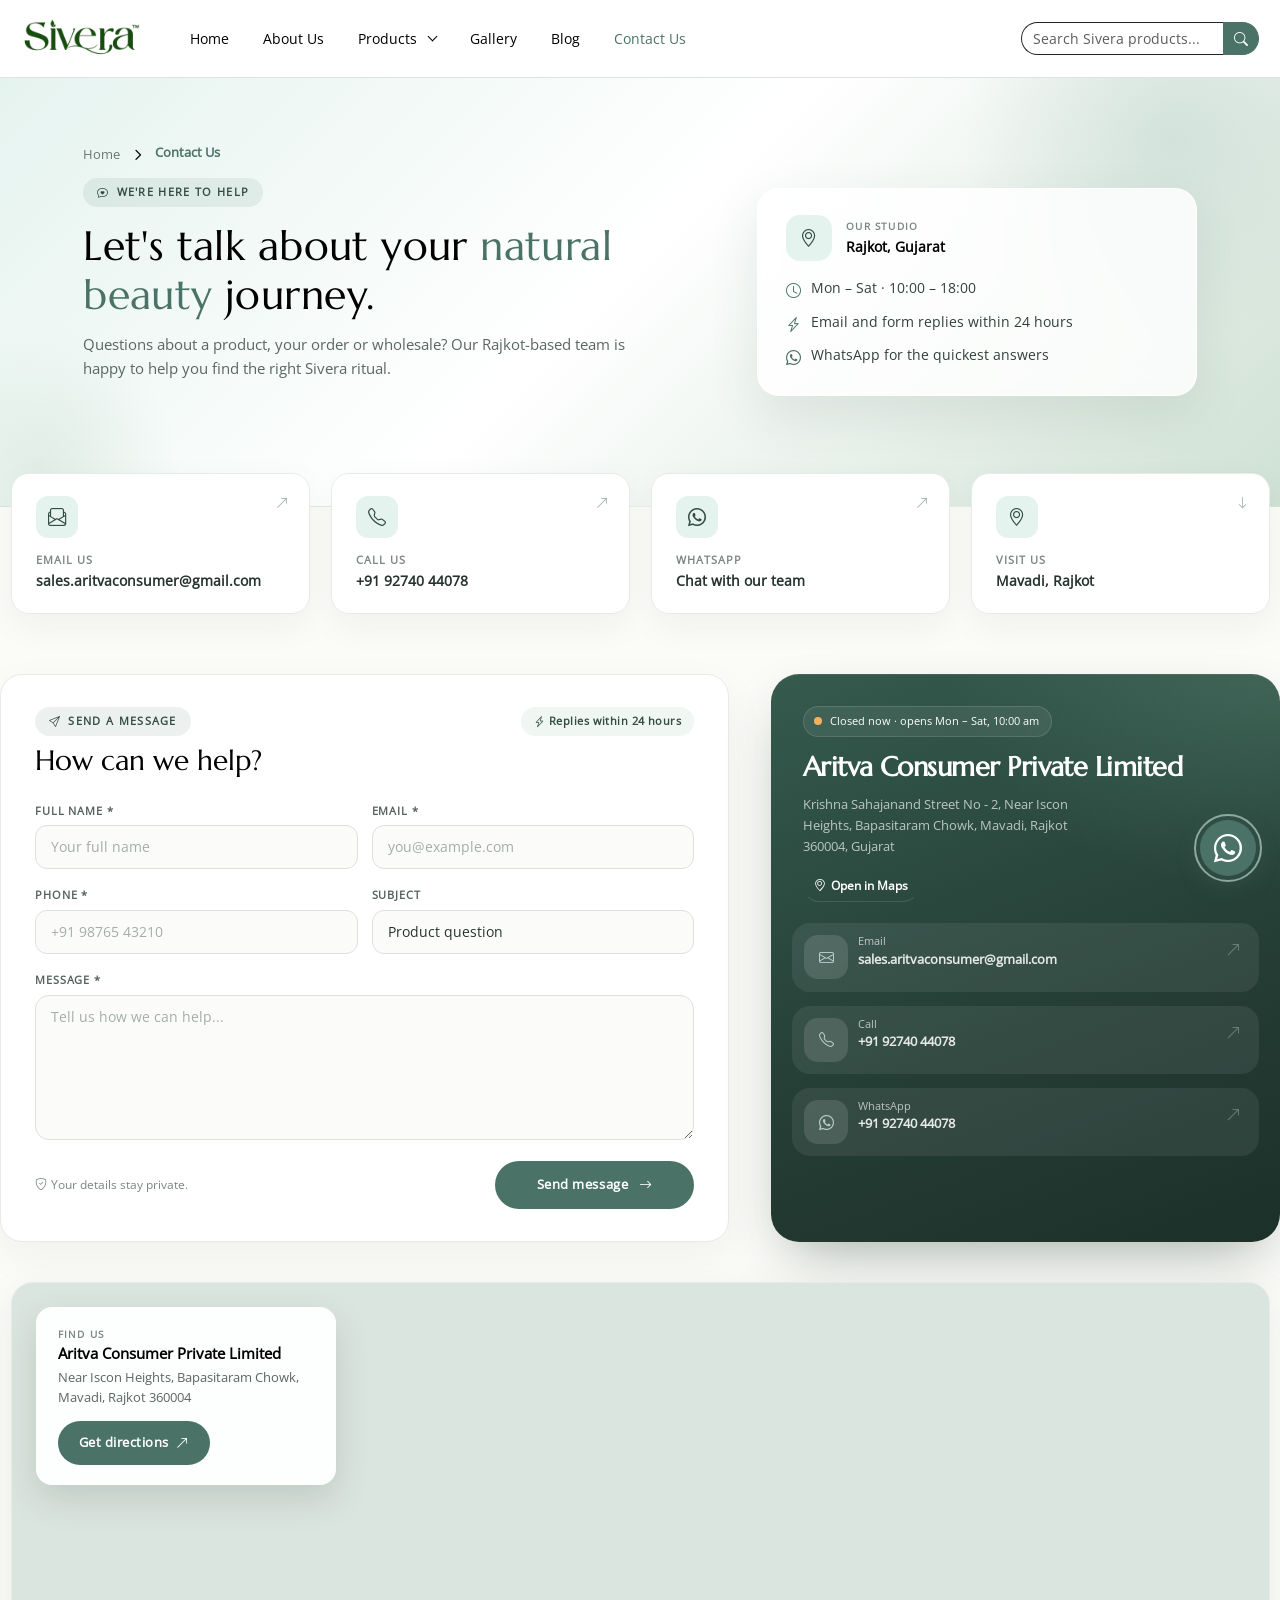
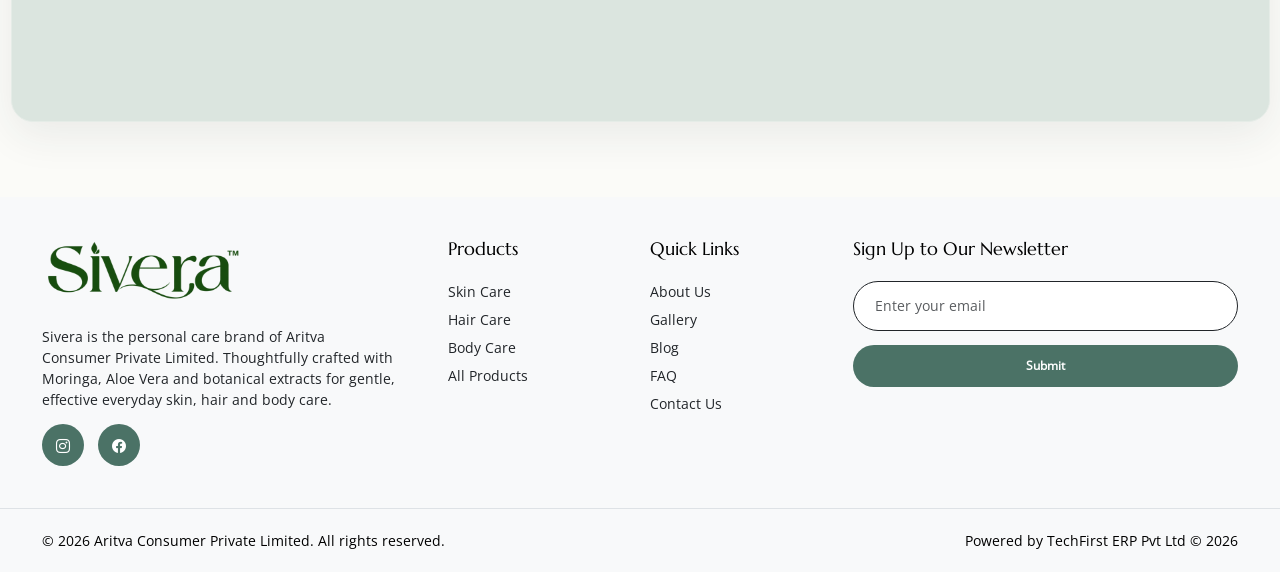
<file: html_theme/contact.html>
﻿<!DOCTYPE html>
<html lang="en">

<head>
    <meta charset="UTF-8">
    <meta name="viewport" content="width=device-width, initial-scale=1.0">
    <title>Contact Us | Sivera Beauty & Care</title>
    <meta name="description"
        content="Get in touch with Sivera for questions about our products, orders, delivery or customer support. Aritva Consumer Private Limited, Rajkot, Gujarat.">

    <!-- SEO / Social -->
    <link rel="canonical" href="https://siveracosmetic.com/contact.html">
    <meta name="robots" content="index, follow, max-image-preview:large">
    <meta name="theme-color" content="#4B7266">
    <meta property="og:site_name" content="Sivera">
    <meta property="og:type" content="website">
    <meta property="og:title" content="Contact Us | Sivera Beauty & Care">
    <meta property="og:description"
        content="Get in touch with Sivera for questions about our products, orders, delivery or customer support. Aritva Consumer Private Limited, Rajkot, Gujarat.">
    <meta property="og:url" content="https://siveracosmetic.com/contact.html">
    <meta property="og:image" content="https://siveracosmetic.com/assets/images/og-image.jpg">
    <meta property="og:image:alt" content="Sivera Moringa &amp; Aloe Vera skincare, haircare and bodycare collection">
    <meta property="og:image:width" content="1200">
    <meta property="og:image:height" content="630">
    <meta property="og:locale" content="en_IN">
    <meta name="twitter:card" content="summary_large_image">
    <meta name="twitter:title" content="Contact Us | Sivera Beauty & Care">
    <meta name="twitter:description"
        content="Get in touch with Sivera for questions about our products, orders, delivery or customer support. Aritva Consumer Private Limited, Rajkot, Gujarat.">
    <meta name="twitter:image" content="https://siveracosmetic.com/assets/images/og-image.jpg">
    <meta name="twitter:image:alt" content="Sivera Moringa &amp; Aloe Vera skincare, haircare and bodycare collection">

    <!-- Font / LCP Preloads -->
    <link rel="preload" href="assets/fonts/Marcellus-Regular.woff2" as="font" type="font/woff2" crossorigin>
    <link rel="preload" href="assets/fonts/OpenSans-Regular.woff2" as="font" type="font/woff2" crossorigin>


    <!-- Favicon -->
    <link rel="icon" type="image/png" sizes="64x64" href="assets/images/favicon-64.png">
    <link rel="apple-touch-icon" sizes="180x180" href="assets/images/apple-touch-icon.png">

    <!-- Main Style CSSS -->
    <link href="assets/css/bootstrap.min.css" rel="stylesheet">
    <link href="assets/css/bootstrap-icons.css" rel="stylesheet">
    <link href="assets/css/swiper-bundle.min.css" rel="stylesheet">

    <!-- Main Theme CSS -->
    <link href="assets/css/style.css" rel="stylesheet">

    <!-- Responsive Theme CSS -->
    <link href="assets/css/responsive.css" rel="stylesheet">

    <script type="application/ld+json">
{
      "@context": "https://schema.org",
      "@type": "BreadcrumbList",
      "itemListElement": [
        {
          "@type": "ListItem",
          "position": 1,
          "name": "Home",
          "item": "https://siveracosmetic.com/"
        },
        {
          "@type": "ListItem",
          "position": 2,
          "name": "Contact Us",
          "item": "https://siveracosmetic.com/contact.html"
        }
      ]
    }
    </script>
</head>

<body>

    <!-- PRELOADER START (BOTANICAL SIVERA LOADER) -->
    <div id="preloader" role="status" aria-live="polite" aria-label="Loading">
        <div class="sv-loader">
            <div class="sv-ring"></div>
            <div class="sv-pulse"></div>
            <i class="sv-drop"></i>
            <svg class="sv-leaf" viewBox="0 0 64 64" aria-hidden="true">
                <path class="fill" d="M32 4C48 14 56 30 50 46c-4 8-11 12-18 14C25 58 18 54 14 46 8 30 16 14 32 4z" />
                <path class="vein" d="M32 58V20M32 44l-9-9M32 34l8-8" />
            </svg>
        </div>
        <div class="sv-brand">SIVERA</div>
        <div class="sv-bar"><span></span></div>
    </div>
    <!-- PRELOADER END -->



    <div class="Main">

        <!-- HEADER START  -->


        <!-- Header -->
        <header class="border-bottom bg-white sticky-top" id="site-header">
            <nav class="navbar navbar-expand-xl navbar-light py-3">
                <div class="container-fluid px-3 px-lg-4">

                    <!-- Logo -->
                    <a class="navbar-brand fw-bold d-flex me-5" href="index.html">
                        <img loading="eager" fetchpriority="high" decoding="async" width="600" height="200"
                            src="assets/images/logo-600.png" alt="Sivera">
                    </a>

                    <!-- Mobile Toggle -->
                    <button class="navbar-toggler" type="button" data-bs-toggle="collapse" data-bs-target="#mainNavbar">
                        <span class="navbar-toggler-icon"></span>
                    </button>

                    <!-- Navigation -->
                    <div class="collapse navbar-collapse" id="mainNavbar">
                        <!-- Left Menu -->
                        <ul class="navbar-nav me-auto mb-3 mb-xl-0">

                            <li class="nav-item">
                                <a class="nav-link" href="index.html">Home</a>
                            </li>
                            <li class="nav-item">
                                <a class="nav-link" href="about.html">About Us</a>
                            </li>
                            <li class="nav-item dropdown ">
                                <a class="nav-link dropdown-toggle" href="#" data-bs-toggle="dropdown">
                                    Products
                                </a>
                                <div
                                    class="dropdown-menu dropdown-menu-start shop-dropdown border-0 shadow-lg rounded-4 p-4">
                                    <div class="row g-4 align-items-center">
                                        <!-- Menu -->
                                        <div class="col-lg-12">
                                            <h6 class="text-uppercase text-secondary mb-3">
                                                Product Categories
                                            </h6>
                                            <ul class="list-unstyled shop-menu mb-0">
                                                <li>
                                                    <a href="product-list.html"><span>Skin Care</span> + </a>
                                                </li>
                                                <li>
                                                    <a href="product-list.html"><span>Hair Care</span> + </a>
                                                </li>
                                                <li>
                                                    <a href="product-list.html"><span>Body Care</span> + </a>
                                                </li>
                                                <li>
                                                    <a href="product-list.html"><span>All Products</span> + </a>
                                                </li>
                                            </ul>
                                        </div>
                                    </div>
                                </div>
                            </li>
                            <li class="nav-item">
                                <a class="nav-link" href="gallery.html">Gallery</a>
                            </li>
                            <li class="nav-item">
                                <a class="nav-link" href="blog.html">Blog</a>
                            </li>
                            <li class="nav-item">
                                <a class="nav-link active" href="contact.html">Contact Us</a>
                            </li>

                        </ul>




                    </div>

                    <!-- Right Side -->
                    <div class="d-flex align-items-center gap-3 header-right-part">

                        <!-- Search -->
                        <form class="d-none d-lg-block">
                            <div class="input-group">
                                <input type="search" class="form-control border-end-0 rounded-start-pill border-dark"
                                    placeholder="Search Sivera products...">
                                <button class="btn border border-start-0 rounded-end-pill bg-white border-dark"
                                    type="submit">
                                    <i class="bi bi-search"></i>
                                </button>
                            </div>
                        </form>
                       
                    </div>

                </div>
            </nav>
        </header>
        <!-- HEADER END  -->

        <!-- CONTACT START -->
        <section class="contact-page">

            <!-- 1. Hero -->
            <div class="contact-hero">
                <div class="container">
                    <nav aria-label="breadcrumb" class="contact-breadcrumb mb-3">
                        <ol class="breadcrumb mb-0">
                            <li class="breadcrumb-item"><a href="index.html">Home</a></li>
                            <li class="breadcrumb-item active" aria-current="page">Contact Us</li>
                        </ol>
                    </nav>

                    <div class="row align-items-center g-4 g-lg-5">
                        <div class="col-lg-7">
                            <span class="contact-eyebrow"><i class="bi bi-chat-heart me-2"></i>We're here to help</span>
                            <h1 class="contact-title mb-3">Let's talk about your <span class="theme-text-color">natural
                                    beauty</span> journey.</h1>
                            <p class="contact-lead">Questions about a product, your order or wholesale? Our Rajkot-based
                                team is happy to help you find the right Sivera ritual.</p>
                        </div>

                        <div class="col-lg-5">
                            <div class="contact-hero-card">
                                <div class="contact-hero-card-top">
                                    <span class="contact-icon"><i class="bi bi-geo-alt"></i></span>
                                    <div>
                                        <small class="contact-card-kicker">Our studio</small>
                                        <div class="fw-semibold">Rajkot, Gujarat</div>
                                    </div>
                                </div>
                                <div class="contact-mini-list">
                                    <div><i class="bi bi-clock"></i><span>Mon – Sat · 10:00 – 18:00</span></div>
                                    <div><i class="bi bi-lightning-charge"></i><span>Email and form replies within 24
                                            hours</span></div>
                                    <div><i class="bi bi-whatsapp"></i><span>WhatsApp for the quickest answers</span>
                                    </div>
                                </div>
                            </div>
                        </div>
                    </div>
                </div>
            </div>

            <!-- 2. Quick contact methods -->
            <div class="container contact-methods-wrap">
                <div class="row g-3 g-lg-4">
                    <div class="col-md-6 col-xl-3">
                        <a href="mailto:sales.aritvaconsumer@gmail.com" class="contact-method-card">
                            <span class="contact-method-icon"><i class="bi bi-envelope-paper"></i></span>
                            <span class="contact-method-label">Email us</span>
                            <span class="contact-method-value">sales.aritvaconsumer@gmail.com</span>
                            <span class="contact-method-arrow"><i class="bi bi-arrow-up-right"></i></span>
                        </a>
                    </div>
                    <div class="col-md-6 col-xl-3">
                        <a href="tel:+919274044078" class="contact-method-card">
                            <span class="contact-method-icon"><i class="bi bi-telephone"></i></span>
                            <span class="contact-method-label">Call us</span>
                            <span class="contact-method-value">+91 92740 44078</span>
                            <span class="contact-method-arrow"><i class="bi bi-arrow-up-right"></i></span>
                        </a>
                    </div>
                    <div class="col-md-6 col-xl-3">
                        <a href="https://wa.me/919274044078" target="_blank" rel="noopener" class="contact-method-card">
                            <span class="contact-method-icon"><i class="bi bi-whatsapp"></i></span>
                            <span class="contact-method-label">WhatsApp</span>
                            <span class="contact-method-value">Chat with our team</span>
                            <span class="contact-method-arrow"><i class="bi bi-arrow-up-right"></i></span>
                        </a>
                    </div>
                    <div class="col-md-6 col-xl-3">
                        <a href="#contact-map" class="contact-method-card">
                            <span class="contact-method-icon"><i class="bi bi-geo-alt"></i></span>
                            <span class="contact-method-label">Visit us</span>
                            <span class="contact-method-value">Mavadi, Rajkot</span>
                            <span class="contact-method-arrow"><i class="bi bi-arrow-down"></i></span>
                        </a>
                    </div>
                </div>
            </div>

            <!-- 3. Form + company details (equal height) -->
            <div class="container contact-main" id="contact-form">
                <div class="row g-4 g-lg-5 align-items-stretch">

                    <div class="col-lg-7">
                        <div class="contact-form-card">
                            <div class="d-flex justify-content-between align-items-start flex-wrap gap-3 mb-4">
                                <div>
                                    <span class="contact-eyebrow mb-2"><i class="bi bi-send me-2"></i>Send a
                                        message</span>
                                    <h2 class="mb-0">How can we help?</h2>
                                </div>
                                <span class="contact-response-badge"><i class="bi bi-lightning-charge me-1"></i>Replies
                                    within 24 hours</span>
                            </div>

                            <form>
                                <div class="row g-3">
                                    <div class="col-md-6">
                                        <label for="contactName" class="form-label">Full name *</label>
                                        <input type="text" class="form-control" id="contactName"
                                            placeholder="Your full name" autocomplete="name" required>
                                    </div>
                                    <div class="col-md-6">
                                        <label for="contactEmail" class="form-label">Email *</label>
                                        <input type="email" class="form-control" id="contactEmail"
                                            placeholder="you@example.com" autocomplete="email" required>
                                    </div>
                                    <div class="col-md-6">
                                        <label for="contactPhone" class="form-label">Phone *</label>
                                        <input type="tel" class="form-control" id="contactPhone"
                                            placeholder="+91 98765 43210" autocomplete="tel" required>
                                    </div>
                                    <div class="col-md-6">
                                        <label for="contactSubject" class="form-label">Subject</label>
                                        <select class="form-select" id="contactSubject">
                                            <option selected>Product question</option>
                                            <option>Order support</option>
                                            <option>Wholesale enquiry</option>
                                            <option>Something else</option>
                                        </select>
                                    </div>
                                    <div class="col-12">
                                        <label for="contactMessage" class="form-label">Message *</label>
                                        <textarea class="form-control" id="contactMessage" rows="6"
                                            placeholder="Tell us how we can help..." required></textarea>
                                    </div>
                                    <div
                                        class="col-12 d-flex flex-wrap justify-content-between align-items-center gap-3 pt-2">
                                        <small class="contact-privacy"><i class="bi bi-shield-check me-1"></i>Your
                                            details stay private.</small>
                                        <button type="submit" class="btn btn-black rounded-pill px-5 py-3">Send message
                                            <i class="bi bi-arrow-right ms-2"></i></button>
                                    </div>
                                </div>
                            </form>
                        </div>
                    </div>

                    <div class="col-lg-5">
                        <div class="contact-info-card">
                            <div class="contact-info-head">
                                <span class="contact-status" id="contactStatus" data-state="closed">
                                    <span class="contact-status-dot"></span>
                                    <span id="contactStatusText">Mon – Sat, 10:00 – 18:00</span>
                                </span>
                                <h2>Aritva Consumer Private Limited</h2>
                                <address class="contact-info-address mb-0">
                                    Krishna Sahajanand Street No - 2, Near Iscon Heights, Bapasitaram Chowk, Mavadi,
                                    Rajkot 360004, Gujarat
                                </address>
                                <a class="contact-map-link" target="_blank" rel="noopener"
                                    href="https://www.google.com/maps/search/?api=1&query=Aritva+Consumer+Private+Limited+Rajkot">
                                    <i class="bi bi-geo-alt"></i>Open in Maps
                                </a>
                            </div>

                            <div class="contact-info-links">
                                <a href="mailto:sales.aritvaconsumer@gmail.com" class="contact-row">
                                    <span class="contact-row-icon"><i class="bi bi-envelope"></i></span>
                                    <span class="contact-row-text">
                                        <small>Email</small>
                                        <span>sales.aritvaconsumer@gmail.com</span>
                                    </span>
                                    <i class="bi bi-arrow-up-right contact-row-go"></i>
                                </a>
                                <a href="tel:+919274044078" class="contact-row">
                                    <span class="contact-row-icon"><i class="bi bi-telephone"></i></span>
                                    <span class="contact-row-text">
                                        <small>Call</small>
                                        <span>+91 92740 44078</span>
                                    </span>
                                    <i class="bi bi-arrow-up-right contact-row-go"></i>
                                </a>
                                <a href="https://wa.me/919274044078" target="_blank" rel="noopener" class="contact-row">
                                    <span class="contact-row-icon"><i class="bi bi-whatsapp"></i></span>
                                    <span class="contact-row-text">
                                        <small>WhatsApp</small>
                                        <span>+91 92740 44078</span>
                                    </span>
                                    <i class="bi bi-arrow-up-right contact-row-go"></i>
                                </a>
                            </div>
                        </div>
                    </div>

                </div>
            </div>

            <!-- 4. Full-width map below the form -->
            <div class="container contact-map-section" id="contact-map">
                <div class="contact-map-wrap">
                    <iframe title="Sivera location on Google Maps"
                        src="https://www.google.com/maps?q=Krishna%20Sahajanand%20Street%20No%202%2C%20Near%20Iscon%20Heights%2C%20Bapasitaram%20Chowk%2C%20Mavadi%2C%20Rajkot%20360004%2C%20Gujarat&output=embed"
                        loading="lazy" referrerpolicy="no-referrer-when-downgrade" allowfullscreen></iframe>

                    <div class="contact-map-card">
                        <span class="contact-card-kicker">Find us</span>
                        <strong>Aritva Consumer Private Limited</strong>
                        <p>Near Iscon Heights, Bapasitaram Chowk, Mavadi, Rajkot 360004</p>
                        <a href="https://www.google.com/maps?q=Krishna%20Sahajanand%20Street%20No%202%2C%20Near%20Iscon%20Heights%2C%20Bapasitaram%20Chowk%2C%20Mavadi%2C%20Rajkot%20360004%2C%20Gujarat"
                            target="_blank" rel="noopener" class="btn btn-black rounded-pill btn-sm px-4">
                            Get directions <i class="bi bi-arrow-up-right ms-1"></i>
                        </a>
                    </div>
                </div>
            </div>

        </section>
        <!-- CONTACT END -->



        <!-- FOOTER START  -->
        <footer class="bg-light">
            <!-- Main Footer -->
            <div class="container-fluid px-4 px-lg-5 py-5">
                <div class="row gy-5">

                    <!-- About -->
                    <div class="col-lg-4 pe-lg-5">
                        <a href="index.html" class="d-inline-block mb-4">
                            <img loading="lazy" decoding="async" width="600" height="200"
                                src="assets/images/logo-600.png" alt="Sivera" class="img-fluid"
                                style="max-width:200px;">
                        </a>

                        <p class="text-secondary mb-0 text-dark">Sivera is the personal care brand of Aritva Consumer
                            Private Limited. Thoughtfully crafted with Moringa, Aloe Vera and botanical extracts for
                            gentle, effective everyday skin, hair and body care.</p>
                        <div class="d-flex align-items-center socials-icons gap-3 mt-3">
                            <a href="https://www.instagram.com/siveracosmetic?utm_source=qr&srtk=MWl6dmsyajNpY25ycg=="
                                target="_blank" class="social-icon" rel="noopener">
                                <i class="bi bi-instagram"></i>
                            </a>

                            <a href="https://www.facebook.com/share/1KNrPi481B/" target="_blank" class="social-icon" rel="noopener">
                                <i class="bi bi-facebook"></i>
                            </a>

                        </div>

                    </div>

                    <!-- Products -->
                    <div class="col-sm-6 col-lg-2">
                        <div class="h5 mb-4">Products</div>

                        <ul class="nav flex-column gap-2">
                            <li><a href="product-list.html" class="nav-link p-0 text-dark">Skin Care</a></li>
                            <li><a href="product-list.html" class="nav-link p-0 text-dark">Hair Care</a></li>
                            <li><a href="product-list.html" class="nav-link p-0 text-dark">Body Care</a></li>
                            <li><a href="product-list.html" class="nav-link p-0 text-dark">All Products</a></li>
                        </ul>
                    </div>

                    <!-- Quick Links -->
                    <div class="col-sm-6 col-lg-2">
                        <div class="h5 mb-4">Quick Links</div>

                        <ul class="nav flex-column gap-2">
                            <li><a href="about.html" class="nav-link p-0 text-dark">About Us</a></li>
                            <li><a href="gallery.html" class="nav-link p-0 text-dark">Gallery</a></li>
                            <li><a href="blog.html" class="nav-link p-0 text-dark">Blog</a></li>
                            <li><a href="faq.html" class="nav-link p-0 text-dark">FAQ</a></li>
                            <li><a href="contact.html" class="nav-link p-0 text-dark">Contact Us</a></li>
                        </ul>
                    </div>

                    <!-- Newsletter -->
                    <div class="col-lg-4">
                        <div class="h5 mb-4">Sign Up to Our Newsletter</div>

                        <form>

                            <div class="mb-3">
                                <input type="email" class="form-control rounded-pill py-2 px-4 border-dark"
                                    placeholder="Enter your email" required>
                            </div>

                            <button class="btn btn-theme rounded-pill w-100">
                                Submit
                            </button>

                        </form>
                    </div>

                </div>
            </div>

            <!-- Bottom Footer -->
            <div class="border-top">
                <div class="container-fluid px-lg-5">

                    <div class="d-flex flex-column flex-md-row justify-content-between align-items-center py-4 gap-3">

                        <p class="mb-0">
                            &copy; 2026 Aritva Consumer Private Limited. All rights reserved.
                        </p>
                        <p class="mb-0">Powered by TechFirst ERP Pvt Ltd &copy; 2026</p>
                    </div>
                </div>
            </div>

        </footer>
        <!-- FOOTER END  -->

        <!-- BACK TO TOP START -->
        <div class="progress-wrap">
            <svg class="progress-circle svg-content" width="100%" height="100%" viewBox="-1 -1 102 102">
                <path d="M50,1 a49,49 0 0,1 0,98 a49,49 0 0,1 0,-98" />
            </svg>
        </div>
        <!-- BACK TO TOP END -->

    </div>


    <!-- Plugin Library JS -->
    <script src="assets/js/bootstrap.bundle.min.js" defer></script>
    <script src="assets/js/gsap.min.js" defer></script>
    <script src="assets/js/ScrollTrigger.min.js" defer></script>
    <script src="assets/js/swiper-bundle.min.js" defer></script>

    <!-- Theme Custom FIle -->
    <script src="assets/js/custom.js" defer></script>

</body>

</html>
</file>
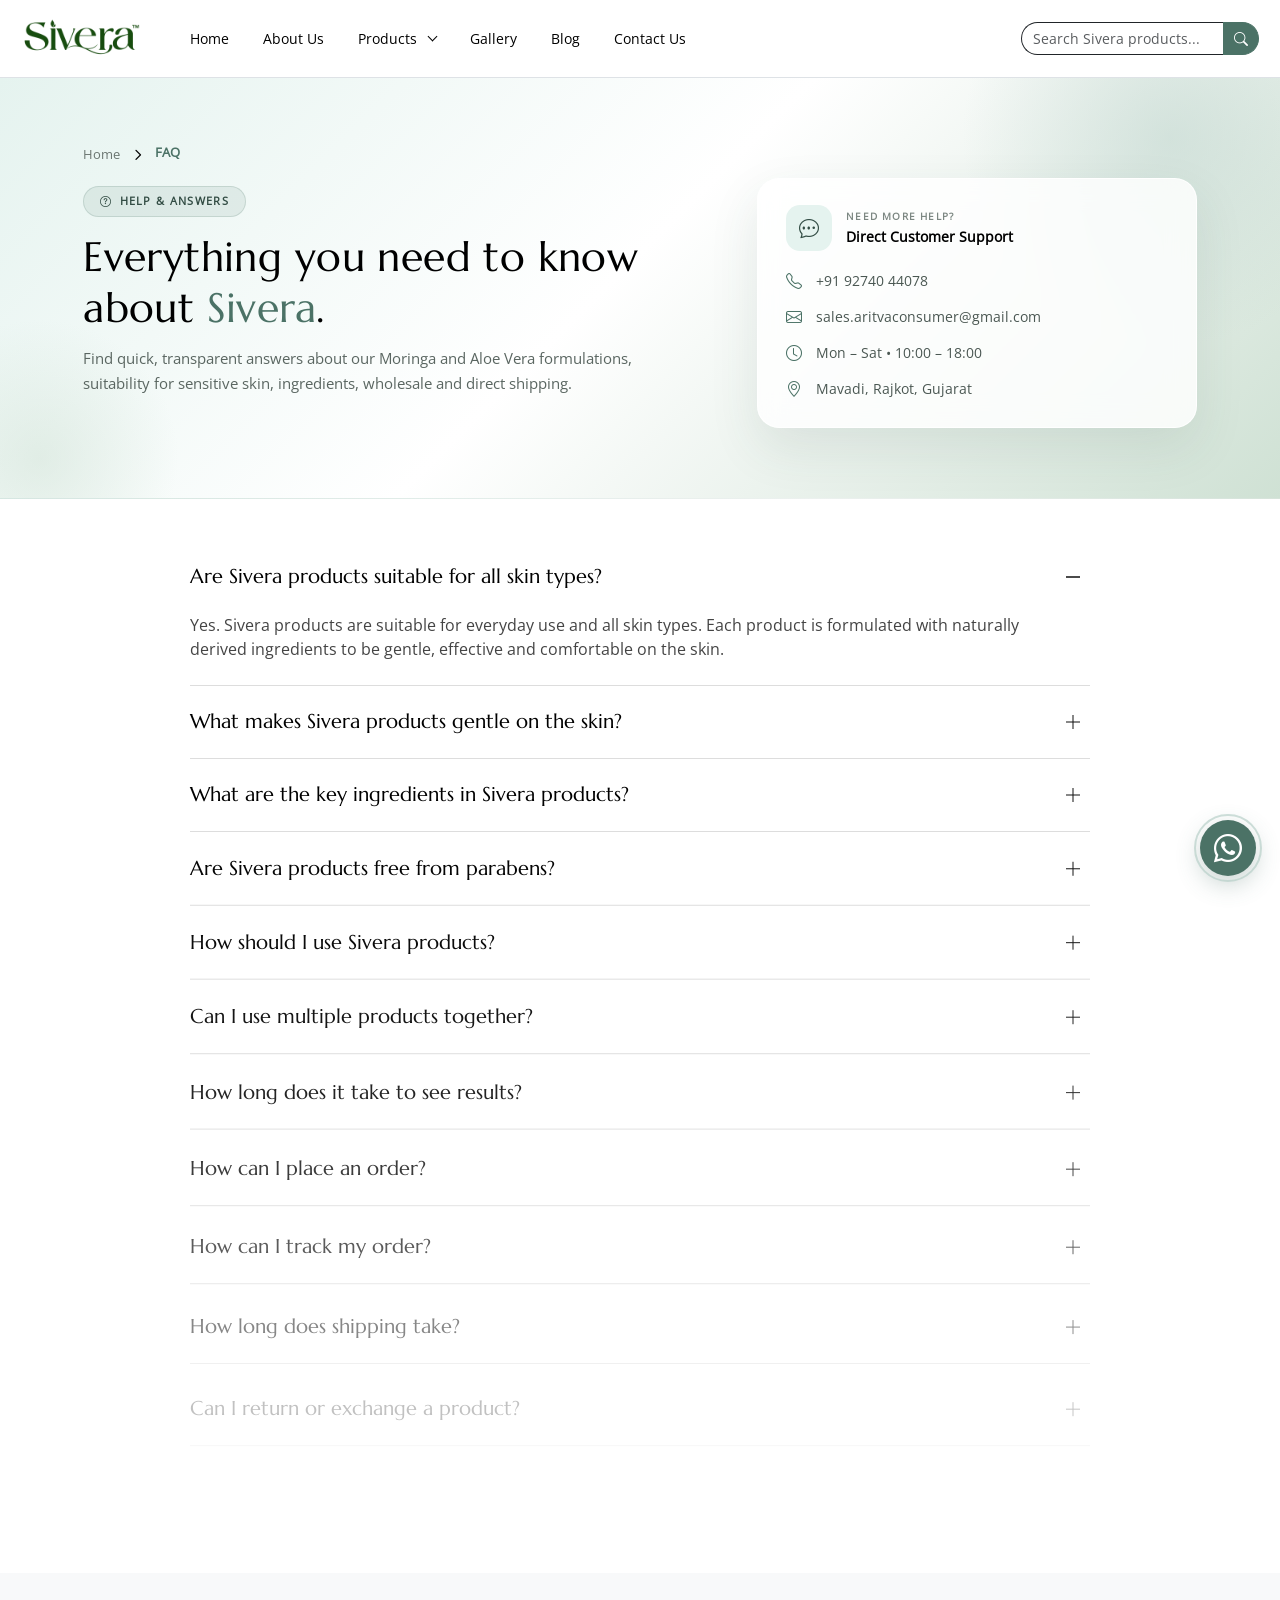
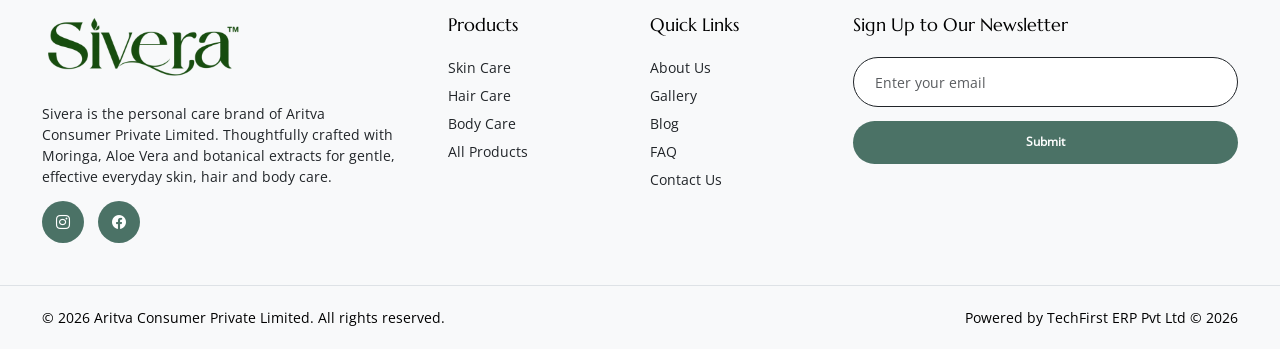
<file: html_theme/faq.html>
﻿<!DOCTYPE html>
<html lang="en">
<head>
    <meta charset="UTF-8">
    <meta name="viewport" content="width=device-width, initial-scale=1.0">
    <title>FAQs | Sivera Skincare, Haircare & Bodycare</title>
    <meta name="description" content="Find answers to common questions about Sivera Moringa & Aloe Vera products, orders, shipping, returns and customer support.">

    <!-- SEO / Social -->
    <link rel="canonical" href="https://siveracosmetic.com/faq.html">
    <meta name="robots" content="index, follow, max-image-preview:large">
    <meta name="theme-color" content="#4B7266">
    <meta property="og:site_name" content="Sivera">
    <meta property="og:type" content="website">
    <meta property="og:title" content="FAQs | Sivera Skincare, Haircare & Bodycare">
    <meta property="og:description" content="Find answers to common questions about Sivera Moringa & Aloe Vera products, orders, shipping, returns and customer support.">
    <meta property="og:url" content="https://siveracosmetic.com/faq.html">
    <meta property="og:image" content="https://siveracosmetic.com/assets/images/og-image.jpg">
    <meta property="og:image:alt" content="Sivera Moringa &amp; Aloe Vera skincare, haircare and bodycare collection">
    <meta property="og:image:width" content="1200">
    <meta property="og:image:height" content="630">
    <meta property="og:locale" content="en_IN">
    <meta name="twitter:card" content="summary_large_image">
    <meta name="twitter:title" content="FAQs | Sivera Skincare, Haircare & Bodycare">
    <meta name="twitter:description" content="Find answers to common questions about Sivera Moringa & Aloe Vera products, orders, shipping, returns and customer support.">
    <meta name="twitter:image" content="https://siveracosmetic.com/assets/images/og-image.jpg">
    <meta name="twitter:image:alt" content="Sivera Moringa &amp; Aloe Vera skincare, haircare and bodycare collection">

    <!-- Font / LCP Preloads -->
    <link rel="preload" href="assets/fonts/Marcellus-Regular.woff2" as="font" type="font/woff2" crossorigin>
    <link rel="preload" href="assets/fonts/OpenSans-Regular.woff2" as="font" type="font/woff2" crossorigin>


    <!-- Favicon -->
    <link rel="icon" type="image/png" sizes="64x64" href="assets/images/favicon-64.png">
    <link rel="apple-touch-icon" sizes="180x180" href="assets/images/apple-touch-icon.png">

    <!-- Main Style CSSS -->
    <link href="assets/css/bootstrap.min.css" rel="stylesheet">
    <link href="assets/css/bootstrap-icons.css" rel="stylesheet">
    <link href="assets/css/swiper-bundle.min.css" rel="stylesheet">

    <!-- Main Theme CSS -->
    <link href="assets/css/style.css" rel="stylesheet">

    <!-- Responsive Theme CSS -->
    <link href="assets/css/responsive.css" rel="stylesheet">

    <script type="application/ld+json">
{
      "@context": "https://schema.org",
      "@type": "BreadcrumbList",
      "itemListElement": [
        {
          "@type": "ListItem",
          "position": 1,
          "name": "Home",
          "item": "https://siveracosmetic.com/"
        },
        {
          "@type": "ListItem",
          "position": 2,
          "name": "FAQ",
          "item": "https://siveracosmetic.com/faq.html"
        }
      ]
    }
    </script>
    <script type="application/ld+json">
{
      "@context": "https://schema.org",
      "@type": "FAQPage",
      "mainEntity": [
        {
          "@type": "Question",
          "name": "Are Sivera products suitable for all skin types?",
          "acceptedAnswer": {
            "@type": "Answer",
            "text": "Yes. Sivera products are suitable for everyday use and all skin types. Each product is formulated with naturally derived ingredients to be gentle, effective and comfortable on the skin."
          }
        },
        {
          "@type": "Question",
          "name": "What makes Sivera products gentle on the skin?",
          "acceptedAnswer": {
            "@type": "Answer",
            "text": "Sivera products are thoughtfully crafted with naturally derived ingredients, botanical extracts and skin-friendly formulations, without harsh chemicals, parabens or unnecessary additives."
          }
        },
        {
          "@type": "Question",
          "name": "What are the key ingredients in Sivera products?",
          "acceptedAnswer": {
            "@type": "Answer",
            "text": "Our collection is centred on Moringa and Aloe Vera, enriched with botanical extracts such as Rosemary and Neem for gentle, effective everyday care."
          }
        },
        {
          "@type": "Question",
          "name": "Are Sivera products free from parabens?",
          "acceptedAnswer": {
            "@type": "Answer",
            "text": "Yes. Sivera products are formulated without harsh chemicals, parabens or unnecessary additives, in line with our commitment to purity and transparency."
          }
        },
        {
          "@type": "Question",
          "name": "How should I use Sivera products?",
          "acceptedAnswer": {
            "@type": "Answer",
            "text": "Follow the usage instructions provided on each product page or its packaging. Consistent use as directed helps you get the best results from every product."
          }
        },
        {
          "@type": "Question",
          "name": "Can I use multiple products together?",
          "acceptedAnswer": {
            "@type": "Answer",
            "text": "Yes. Sivera face, hair and body care products are designed to work together as part of a complete routine. Introduce new products gradually and follow their recommended usage instructions."
          }
        },
        {
          "@type": "Question",
          "name": "How long does it take to see results?",
          "acceptedAnswer": {
            "@type": "Answer",
            "text": "Results vary depending on the product and individual skin type. Regular and consistent use is recommended for the best experience."
          }
        },
        {
          "@type": "Question",
          "name": "How can I place an order?",
          "acceptedAnswer": {
            "@type": "Answer",
            "text": "Simply browse our products, add your preferred items to the cart and proceed to checkout to complete your purchase."
          }
        },
        {
          "@type": "Question",
          "name": "How can I track my order?",
          "acceptedAnswer": {
            "@type": "Answer",
            "text": "Once your order has shipped, you will receive a confirmation email with tracking information so you can follow your delivery."
          }
        },
        {
          "@type": "Question",
          "name": "How long does shipping take?",
          "acceptedAnswer": {
            "@type": "Answer",
            "text": "Shipping times vary depending on your location and selected delivery method. Estimated delivery details are provided during checkout."
          }
        },
        {
          "@type": "Question",
          "name": "Can I return or exchange a product?",
          "acceptedAnswer": {
            "@type": "Answer",
            "text": "If you have an issue with a product, please contact our customer care team. Returns and exchanges are subject to our return policy for eligibility, time limits and instructions."
          }
        },
        {
          "@type": "Question",
          "name": "How can I contact customer support?",
          "acceptedAnswer": {
            "@type": "Answer",
            "text": "You can reach our customer care team by phone or WhatsApp at +91 92740 44078, by email at sales.aritvaconsumer@gmail.com, or through the Contact Us page."
          }
        }
      ]
    }
    </script>
</head>
<body>

 <!-- PRELOADER START (BOTANICAL SIVERA LOADER) -->
  <div id="preloader" role="status" aria-live="polite" aria-label="Loading">
    <div class="sv-loader">
      <div class="sv-ring"></div>
      <div class="sv-pulse"></div>
      <i class="sv-drop"></i>
      <svg class="sv-leaf" viewBox="0 0 64 64" aria-hidden="true">
        <path class="fill" d="M32 4C48 14 56 30 50 46c-4 8-11 12-18 14C25 58 18 54 14 46 8 30 16 14 32 4z"/>
        <path class="vein" d="M32 58V20M32 44l-9-9M32 34l8-8"/>
      </svg>
    </div>
    <div class="sv-brand">SIVERA</div>
    <div class="sv-bar"><span></span></div>
  </div>
 <!-- PRELOADER END -->  



<div class="Main">

<!-- HEADER START  -->
    

    <!-- Header -->
    <header class="border-bottom bg-white sticky-top" id="site-header">
        <nav class="navbar navbar-expand-xl navbar-light py-3">
            <div class="container-fluid px-3 px-lg-4">

                <!-- Logo -->
                <a class="navbar-brand fw-bold d-flex me-5" href="index.html">
                    <img loading="eager" fetchpriority="high" decoding="async" width="600" height="200" src="assets/images/logo-600.png" alt="Sivera">
                </a>

                <!-- Mobile Toggle -->
                <button class="navbar-toggler" type="button"
                    data-bs-toggle="collapse"
                    data-bs-target="#mainNavbar">
                    <span class="navbar-toggler-icon"></span>
                </button>

                <!-- Navigation -->
                <div class="collapse navbar-collapse" id="mainNavbar">
                    <!-- Left Menu -->
                    <ul class="navbar-nav me-auto mb-3 mb-xl-0">

                        <li class="nav-item">
                            <a class="nav-link" href="index.html">Home</a>
                        </li>
                        <li class="nav-item">
                            <a class="nav-link" href="about.html">About Us</a>
                        </li>
                        <li class="nav-item dropdown ">
                            <a class="nav-link dropdown-toggle"  href="#"  data-bs-toggle="dropdown" >
                                Products
                            </a>
                            <div class="dropdown-menu dropdown-menu-start shop-dropdown border-0 shadow-lg rounded-4 p-4">
                                <div class="row g-4 align-items-center">
                                    <!-- Menu -->
                                    <div class="col-lg-12">
                                        <h6 class="text-uppercase text-secondary mb-3">
                                            Product Categories
                                        </h6>
                                        <ul class="list-unstyled shop-menu mb-0">
                                            <li>
                                                <a href="product-list.html"><span>Skin Care</span> + </a>
                                            </li>
                                            <li>
                                                <a href="product-list.html"><span>Hair Care</span> + </a>
                                            </li>
                                            <li>
                                                <a href="product-list.html"><span>Body Care</span> + </a>
                                            </li>
                                            <li>
                                                <a href="product-list.html"><span>All Products</span> + </a>
                                            </li>
                                        </ul>
                                    </div>
                                </div>
                            </div>
                        </li>
                        <li class="nav-item">
                            <a class="nav-link" href="gallery.html">Gallery</a>
                        </li>
                        <li class="nav-item">
                            <a class="nav-link" href="blog.html">Blog</a>
                        </li>
                        <li class="nav-item">
                            <a class="nav-link" href="contact.html">Contact Us</a>
                        </li>

                    </ul>


                   

                </div>

                 <!-- Right Side -->
                    <div class="d-flex align-items-center gap-3 header-right-part">

                        <!-- Search -->
                        <form class="d-none d-lg-block">
                            <div class="input-group">
                                <input type="search"
                                    class="form-control border-end-0 rounded-start-pill border-dark"
                                    placeholder="Search Sivera products...">
                                <button class="btn border border-start-0 rounded-end-pill bg-white border-dark" type="submit">
                                    <i class="bi bi-search"></i>
                                </button>
                            </div>
                        </form>
                       
</div>

            </div>
        </nav>
    </header>
    <!-- HEADER END  -->

<!-- FAQ HERO START -->
<section class="page-hero">
    <div class="container">
        <nav aria-label="breadcrumb" class="page-breadcrumb mb-3">
            <ol class="breadcrumb mb-0">
                <li class="breadcrumb-item"><a href="index.html">Home</a></li>
                <li class="breadcrumb-item active" aria-current="page">FAQ</li>
            </ol>
        </nav>

        <div class="row align-items-center g-4 g-lg-5">
            <div class="col-lg-7">
                <span class="page-eyebrow"><i class="bi bi-question-circle me-2"></i>Help &amp; Answers</span>
                <h1 class="page-hero-title mb-3">Everything you need to know about <span class="theme-text-color">Sivera</span>.</h1>
                <p class="page-hero-lead">Find quick, transparent answers about our Moringa and Aloe Vera formulations, suitability for sensitive skin, ingredients, wholesale and direct shipping.</p>
                
            </div>
            <div class="col-lg-5">
                <div class="page-hero-card">
                    <div class="page-hero-card-top">
                        <span class="page-hero-icon"><i class="bi bi-chat-dots"></i></span>
                        <div>
                            <small class="page-card-kicker">Need More Help?</small>
                            <div class="fw-semibold">Direct Customer Support</div>
                        </div>
                    </div>
                    <div class="page-mini-list">
                        <a href="tel:+919274044078"><i class="bi bi-telephone"></i><span>+91 92740 44078</span></a>
                        <a href="mailto:sales.aritvaconsumer@gmail.com"><i class="bi bi-envelope"></i><span>sales.aritvaconsumer@gmail.com</span></a>
                        <div><i class="bi bi-clock"></i><span>Mon – Sat • 10:00 – 18:00</span></div>
                        <div><i class="bi bi-geo-alt"></i><span>Mavadi, Rajkot, Gujarat</span></div>
                    </div>
                </div>
            </div>
        </div>
    </div>
</section>
<!-- FAQ HERO END -->

<!-- FAQ ACCORDION START -->
    <section class="py-5">
        <div class="container pb-5">
            <div class="accordion faq-accordion" id="faqAccordion">

            <!-- FAQ 1 -->
            <div class="accordion-item">
                <h2 class="accordion-header">
                    <button class="accordion-button"
                            type="button"
                            data-bs-toggle="collapse"
                            data-bs-target="#faq1"
                            aria-expanded="true"
                            aria-controls="faq1">
                        <span class="faq-icon"></span>
                        Are Sivera products suitable for all skin types?
                    </button>
                </h2>

                <div id="faq1"
                    class="accordion-collapse collapse show"
                    data-bs-parent="#faqAccordion">
                    <div class="accordion-body">
                        Yes. Sivera products are suitable for everyday use and all skin types.
                        Each product is formulated with naturally derived ingredients to be
                        gentle, effective and comfortable on the skin.
                    </div>
                </div>
            </div>


            <!-- FAQ 2 -->
            <div class="accordion-item">
                <h2 class="accordion-header">
                    <button class="accordion-button collapsed"
                            type="button"
                            data-bs-toggle="collapse"
                            data-bs-target="#faq2">
                        <span class="faq-icon"></span>
                        What makes Sivera products gentle on the skin?
                    </button>
                </h2>

                <div id="faq2"
                    class="accordion-collapse collapse"
                    data-bs-parent="#faqAccordion">
                    <div class="accordion-body">
                        Sivera products are thoughtfully crafted with naturally derived ingredients,
                        botanical extracts and skin-friendly formulations, without harsh
                        chemicals, parabens or unnecessary additives.
                    </div>
                </div>
            </div>


            <!-- FAQ 3 -->
            <div class="accordion-item">
                <h2 class="accordion-header">
                    <button class="accordion-button collapsed"
                            type="button"
                            data-bs-toggle="collapse"
                            data-bs-target="#faq3">
                        <span class="faq-icon"></span>
                        What are the key ingredients in Sivera products?
                    </button>
                </h2>

                <div id="faq3"
                    class="accordion-collapse collapse"
                    data-bs-parent="#faqAccordion">
                    <div class="accordion-body">
                        Our collection is centred on Moringa and Aloe Vera, enriched with botanical
                        extracts such as Rosemary and Neem for gentle, effective everyday care.
                    </div>
                </div>
            </div>


            <!-- FAQ 4 -->
            <div class="accordion-item">
                <h2 class="accordion-header">
                    <button class="accordion-button collapsed"
                            type="button"
                            data-bs-toggle="collapse"
                            data-bs-target="#faq4">
                        <span class="faq-icon"></span>
                        Are Sivera products free from parabens?
                    </button>
                </h2>

                <div id="faq4"
                    class="accordion-collapse collapse"
                    data-bs-parent="#faqAccordion">
                    <div class="accordion-body">
                        Yes. Sivera products are formulated without harsh chemicals, parabens or
                        unnecessary additives, in line with our commitment to purity and transparency.
                    </div>
                </div>
            </div>


            <!-- FAQ 5 -->
            <div class="accordion-item">
                <h2 class="accordion-header">
                    <button class="accordion-button collapsed"
                            type="button"
                            data-bs-toggle="collapse"
                            data-bs-target="#faq5">
                        <span class="faq-icon"></span>
                        How should I use Sivera products?
                    </button>
                </h2>

                <div id="faq5"
                    class="accordion-collapse collapse"
                    data-bs-parent="#faqAccordion">
                    <div class="accordion-body">
                        Follow the usage instructions provided on each product page or its packaging.
                        Consistent use as directed helps you get the best results from every product.
                    </div>
                </div>
            </div>


            <!-- FAQ 6 -->
            <div class="accordion-item">
                <h2 class="accordion-header">
                    <button class="accordion-button collapsed"
                            type="button"
                            data-bs-toggle="collapse"
                            data-bs-target="#faq6">
                        <span class="faq-icon"></span>
                        Can I use multiple products together?
                    </button>
                </h2>

                <div id="faq6"
                    class="accordion-collapse collapse"
                    data-bs-parent="#faqAccordion">
                    <div class="accordion-body">
                        Yes. Sivera face, hair and body care products are designed to work together
                        as part of a complete routine. Introduce new products gradually and follow
                        their recommended usage instructions.
                    </div>
                </div>
            </div>


            <!-- FAQ 7 -->
            <div class="accordion-item">
                <h2 class="accordion-header">
                    <button class="accordion-button collapsed"
                            type="button"
                            data-bs-toggle="collapse"
                            data-bs-target="#faq7">
                        <span class="faq-icon"></span>
                        How long does it take to see results?
                    </button>
                </h2>

                <div id="faq7"
                    class="accordion-collapse collapse"
                    data-bs-parent="#faqAccordion">
                    <div class="accordion-body">
                        Results vary depending on the product and individual skin type.
                        Regular and consistent use is recommended for the best experience.
                    </div>
                </div>
            </div>


            <!-- FAQ 8 -->
            <div class="accordion-item">
                <h2 class="accordion-header">
                    <button class="accordion-button collapsed"
                            type="button"
                            data-bs-toggle="collapse"
                            data-bs-target="#faq8">
                        <span class="faq-icon"></span>
                        How can I place an order?
                    </button>
                </h2>

                <div id="faq8"
                    class="accordion-collapse collapse"
                    data-bs-parent="#faqAccordion">
                    <div class="accordion-body">
                        Simply browse our products, add your preferred items to the cart and proceed
                        to checkout to complete your purchase.
                    </div>
                </div>
            </div>


            <!-- FAQ 9 -->
            <div class="accordion-item">
                <h2 class="accordion-header">
                    <button class="accordion-button collapsed"
                            type="button"
                            data-bs-toggle="collapse"
                            data-bs-target="#faq9">
                        <span class="faq-icon"></span>
                        How can I track my order?
                    </button>
                </h2>

                <div id="faq9"
                    class="accordion-collapse collapse"
                    data-bs-parent="#faqAccordion">
                    <div class="accordion-body">
                        Once your order has shipped, you will receive a confirmation
                        email with tracking information so you can follow your delivery.
                    </div>
                </div>
            </div>


            <!-- FAQ 10 -->
            <div class="accordion-item">
                <h2 class="accordion-header">
                    <button class="accordion-button collapsed"
                            type="button"
                            data-bs-toggle="collapse"
                            data-bs-target="#faq10">
                        <span class="faq-icon"></span>
                        How long does shipping take?
                    </button>
                </h2>

                <div id="faq10"
                    class="accordion-collapse collapse"
                    data-bs-parent="#faqAccordion">
                    <div class="accordion-body">
                        Shipping times vary depending on your location and selected
                        delivery method. Estimated delivery details are provided during checkout.
                    </div>
                </div>
            </div>


            <!-- FAQ 11 -->
            <div class="accordion-item">
                <h2 class="accordion-header">
                    <button class="accordion-button collapsed"
                            type="button"
                            data-bs-toggle="collapse"
                            data-bs-target="#faq11">
                        <span class="faq-icon"></span>
                        Can I return or exchange a product?
                    </button>
                </h2>

                <div id="faq11"
                    class="accordion-collapse collapse"
                    data-bs-parent="#faqAccordion">
                    <div class="accordion-body">
                        If you have an issue with a product, please contact our customer care team.
                        Returns and exchanges are subject to our return policy for eligibility,
                        time limits and instructions.
                    </div>
                </div>
            </div>


            <!-- FAQ 12 -->
            <div class="accordion-item">
                <h2 class="accordion-header">
                    <button class="accordion-button collapsed"
                            type="button"
                            data-bs-toggle="collapse"
                            data-bs-target="#faq12">
                        <span class="faq-icon"></span>
                        How can I contact customer support?
                    </button>
                </h2>

                <div id="faq12"
                    class="accordion-collapse collapse"
                    data-bs-parent="#faqAccordion">
                    <div class="accordion-body">
                        You can reach our customer care team by phone or WhatsApp at +91 92740 44078,
                        by email at sales.aritvaconsumer@gmail.com, or through the Contact Us page.
                    </div>
                </div>
            </div>

        </div>
        </div>
    </section>
    <!-- FAQ END -->



    <!-- FOOTER START  -->
    <footer class="bg-light">
        <!-- Main Footer -->
        <div class="container-fluid px-4 px-lg-5 py-5">
            <div class="row gy-5">

                <!-- About -->
                <div class="col-lg-4 pe-lg-5">
                    <a href="index.html" class="d-inline-block mb-4">
                        <img loading="lazy" decoding="async" width="600" height="200" src="assets/images/logo-600.png" alt="Sivera" class="img-fluid" style="max-width:200px;">
                    </a>

                    <p class="text-secondary mb-0 text-dark">Sivera is the personal care brand of Aritva Consumer Private Limited. Thoughtfully crafted with Moringa, Aloe Vera and botanical extracts for gentle, effective everyday skin, hair and body care.</p>
                    <div class="d-flex align-items-center socials-icons gap-3 mt-3">
                        <a href="https://www.instagram.com/siveracosmetic?utm_source=qr&srtk=MWl6dmsyajNpY25ycg==" target="_blank" class="social-icon" rel="noopener">
                                                <i class="bi bi-instagram"></i>
                                            </a>

                                            <a href="https://www.facebook.com/share/1KNrPi481B/" target="_blank" class="social-icon" rel="noopener">
                                                <i class="bi bi-facebook"></i>
                                            </a>

                                        </div>
                
                </div>

                <!-- Products -->
                <div class="col-sm-6 col-lg-2">
                    <div class="h5 mb-4">Products</div>

                    <ul class="nav flex-column gap-2">
                        <li><a href="product-list.html" class="nav-link p-0 text-dark">Skin Care</a></li>
                        <li><a href="product-list.html" class="nav-link p-0 text-dark">Hair Care</a></li>
                        <li><a href="product-list.html" class="nav-link p-0 text-dark">Body Care</a></li>
                        <li><a href="product-list.html" class="nav-link p-0 text-dark">All Products</a></li>
                    </ul>
                </div>

                <!-- Quick Links -->
                <div class="col-sm-6 col-lg-2">
                    <div class="h5 mb-4">Quick Links</div>

                    <ul class="nav flex-column gap-2">
                        <li><a href="about.html" class="nav-link p-0 text-dark">About Us</a></li>
                        <li><a href="gallery.html" class="nav-link p-0 text-dark">Gallery</a></li>
                        <li><a href="blog.html" class="nav-link p-0 text-dark">Blog</a></li>
                        <li><a href="faq.html" class="nav-link p-0 text-dark">FAQ</a></li>
                        <li><a href="contact.html" class="nav-link p-0 text-dark">Contact Us</a></li>
                    </ul>
                </div>

                <!-- Newsletter -->
                <div class="col-lg-4">
                    <div class="h5 mb-4">Sign Up to Our Newsletter</div>

                    <form>

                        <div class="mb-3">
                            <input
                                type="email"
                                class="form-control rounded-pill py-2 px-4 border-dark"
                                placeholder="Enter your email"
                                required>
                        </div>

                        <button
                            class="btn btn-theme rounded-pill w-100">
                            Submit
                        </button>

                    </form>
                </div>

            </div>
        </div>

        <!-- Bottom Footer -->
        <div class="border-top">
            <div class="container-fluid px-lg-5">

                <div class="d-flex flex-column flex-md-row justify-content-between align-items-center py-4 gap-3">

                    <p class="mb-0">
                         &copy; 2026 Aritva Consumer Private Limited. All rights reserved.
                    </p>
                    <p class="mb-0">Powered by TechFirst ERP Pvt Ltd &copy; 2026</p>
                </div>
            </div>
        </div>

    </footer>
    <!-- FOOTER END  -->

    <!-- BACK TO TOP START -->
    <div class="progress-wrap">
        <svg class="progress-circle svg-content" width="100%" height="100%" viewBox="-1 -1 102 102">
            <path d="M50,1 a49,49 0 0,1 0,98 a49,49 0 0,1 0,-98"/>
        </svg>
    </div>
    <!-- BACK TO TOP END -->

</div>


<!-- Plugin Library JS -->
<script src="assets/js/bootstrap.bundle.min.js" defer></script>
<script src="assets/js/gsap.min.js" defer></script>
<script src="assets/js/ScrollTrigger.min.js" defer></script>
<script src="assets/js/swiper-bundle.min.js" defer></script>

<!-- Theme Custom FIle -->
<script src="assets/js/custom.js" defer></script>  

</body>
</html>
</file>
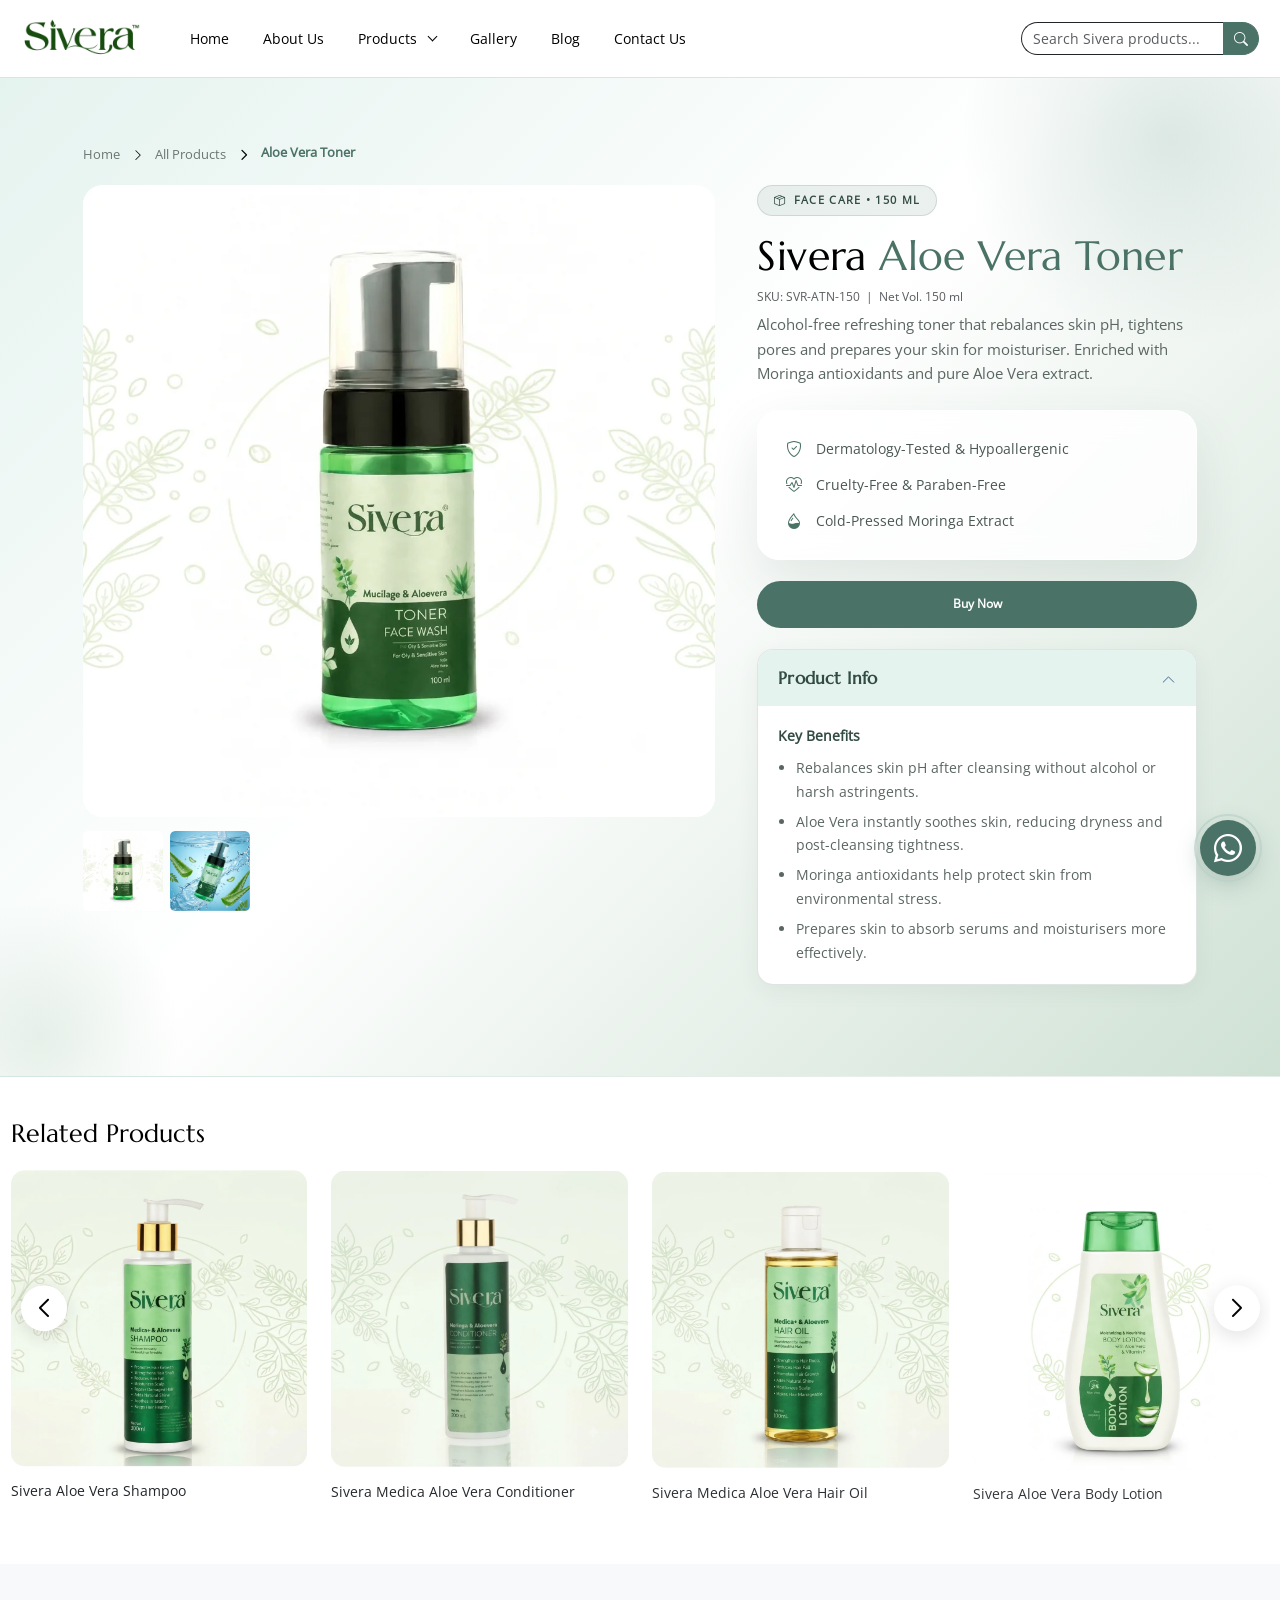
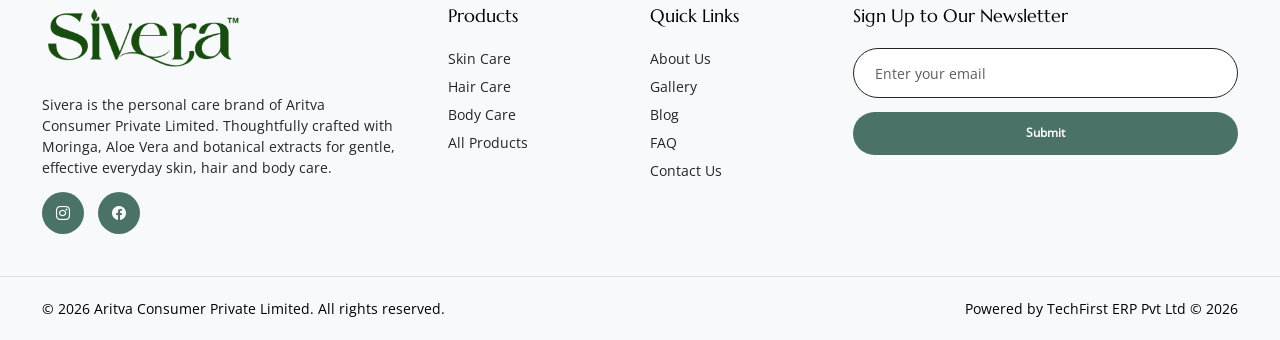
<file: html_theme/product-detail.html>
﻿<!DOCTYPE html>
<html lang="en">
<head>
    <meta charset="UTF-8">
    <meta name="viewport" content="width=device-width, initial-scale=1.0">
    <title>Aloe Vera Toner | Sivera</title>
    <meta name="description" content="Explore the Sivera Aloe Vera Toner — an alcohol-free refreshing toner that rebalances skin pH, tightens pores and prepares skin for moisturiser.">

    <!-- SEO / Social -->
    <link rel="canonical" href="https://siveracosmetic.com/product-detail.html">
    <meta name="robots" content="index, follow, max-image-preview:large">
    <meta name="theme-color" content="#4B7266">
    <meta property="og:site_name" content="Sivera">
    <meta property="og:type" content="product">
    <meta property="og:title" content="Aloe Vera Toner | Sivera">
    <meta property="og:description" content="Explore the Sivera Aloe Vera Toner — an alcohol-free refreshing toner that rebalances skin pH, tightens pores and prepares skin for moisturiser.">
    <meta property="og:url" content="https://siveracosmetic.com/product-detail.html">
    <meta property="og:image" content="https://siveracosmetic.com/assets/images/sivera_product/Sivera-Aloe-Vera-Toner-Bottle.webp">
    <meta property="og:image:alt" content="Sivera Aloe Vera Toner bottle">
    <meta property="og:image:width" content="1024">
    <meta property="og:image:height" content="1024">
    <meta property="og:locale" content="en_IN">
    <meta name="twitter:card" content="summary_large_image">
    <meta name="twitter:title" content="Aloe Vera Toner | Sivera">
    <meta name="twitter:description" content="Explore the Sivera Aloe Vera Toner — an alcohol-free refreshing toner that rebalances skin pH, tightens pores and prepares skin for moisturiser.">
    <meta name="twitter:image" content="https://siveracosmetic.com/assets/images/sivera_product/Sivera-Aloe-Vera-Toner-Bottle.webp">
    <meta name="twitter:image:alt" content="Sivera Aloe Vera Toner bottle">

    <!-- Font / LCP Preloads -->
    <link rel="preload" href="assets/fonts/Marcellus-Regular.woff2" as="font" type="font/woff2" crossorigin>
    <link rel="preload" href="assets/fonts/OpenSans-Regular.woff2" as="font" type="font/woff2" crossorigin>


    <!-- Favicon -->
    <link rel="icon" type="image/png" sizes="64x64" href="assets/images/favicon-64.png">
    <link rel="apple-touch-icon" sizes="180x180" href="assets/images/apple-touch-icon.png">

    <!-- Main Style CSSS -->
    <link href="assets/css/bootstrap.min.css" rel="stylesheet">
    <link href="assets/css/bootstrap-icons.css" rel="stylesheet">
    <link href="assets/css/swiper-bundle.min.css" rel="stylesheet">

    <!-- Main Theme CSS -->
    <link href="assets/css/style.css" rel="stylesheet">

    <!-- Responsive Theme CSS -->
    <link href="assets/css/responsive.css" rel="stylesheet">

    <script type="application/ld+json">
{
      "@context": "https://schema.org",
      "@type": "BreadcrumbList",
      "itemListElement": [
        {
          "@type": "ListItem",
          "position": 1,
          "name": "Home",
          "item": "https://siveracosmetic.com/"
        },
        {
          "@type": "ListItem",
          "position": 2,
          "name": "Shop",
          "item": "https://siveracosmetic.com/product-list.html"
        },
        {
          "@type": "ListItem",
          "position": 3,
          "name": "Aloe Vera Toner",
          "item": "https://siveracosmetic.com/product-detail.html"
        }
      ]
    }
    </script>
    <script type="application/ld+json">
{
      "@context": "https://schema.org",
      "@type": "Product",
      "name": "Aloe Vera Toner",
      "image": [
        "https://siveracosmetic.com/assets/images/sivera_product/Sivera-Aloe-Vera-Toner-Bottle.webp"
      ],
      "description": "Explore the Sivera Aloe Vera Toner - an alcohol-free refreshing toner that rebalances skin pH, tightens pores and prepares skin for moisturiser.",
      "sku": "SVR-ATN-150",
      "brand": {
        "@type": "Brand",
        "name": "Sivera"
      },
      "category": "Skin Care > Toner",
      "manufacturer": {
        "@type": "Organization",
        "name": "Aritva Consumer Private Limited"
      }
    }
    </script>
</head>
<body>

 <!-- PRELOADER START (BOTANICAL SIVERA LOADER) -->
  <div id="preloader" role="status" aria-live="polite" aria-label="Loading">
    <div class="sv-loader">
      <div class="sv-ring"></div>
      <div class="sv-pulse"></div>
      <i class="sv-drop"></i>
      <svg class="sv-leaf" viewBox="0 0 64 64" aria-hidden="true">
        <path class="fill" d="M32 4C48 14 56 30 50 46c-4 8-11 12-18 14C25 58 18 54 14 46 8 30 16 14 32 4z"/>
        <path class="vein" d="M32 58V20M32 44l-9-9M32 34l8-8"/>
      </svg>
    </div>
    <div class="sv-brand">SIVERA</div>
    <div class="sv-bar"><span></span></div>
  </div>
 <!-- PRELOADER END -->  



<div class="Main">

<!-- HEADER START  -->
    

    <!-- Header -->
    <header class="border-bottom bg-white sticky-top" id="site-header">
        <nav class="navbar navbar-expand-xl navbar-light py-3">
            <div class="container-fluid px-3 px-lg-4">

                <!-- Logo -->
                <a class="navbar-brand fw-bold d-flex me-5" href="index.html">
                    <img loading="eager" fetchpriority="high" decoding="async" width="600" height="200" src="assets/images/logo-600.png" alt="Sivera">
                </a>

                <!-- Mobile Toggle -->
                <button class="navbar-toggler" type="button"
                    data-bs-toggle="collapse"
                    data-bs-target="#mainNavbar">
                    <span class="navbar-toggler-icon"></span>
                </button>

                <!-- Navigation -->
                <div class="collapse navbar-collapse" id="mainNavbar">
                    <!-- Left Menu -->
                    <ul class="navbar-nav me-auto mb-3 mb-xl-0">

                        <li class="nav-item">
                            <a class="nav-link" href="index.html">Home</a>
                        </li>
                        <li class="nav-item">
                            <a class="nav-link" href="about.html">About Us</a>
                        </li>
                        <li class="nav-item dropdown ">
                            <a class="nav-link dropdown-toggle"  href="#"  data-bs-toggle="dropdown" >
                                Products
                            </a>
                            <div class="dropdown-menu dropdown-menu-start shop-dropdown border-0 shadow-lg rounded-4 p-4">
                                <div class="row g-4 align-items-center">
                                    <!-- Menu -->
                                    <div class="col-lg-12">
                                        <h6 class="text-uppercase text-secondary mb-3">
                                            Product Categories
                                        </h6>
                                        <ul class="list-unstyled shop-menu mb-0">
                                            <li>
                                                <a href="product-list.html"><span>Skin Care</span> + </a>
                                            </li>
                                            <li>
                                                <a href="product-list.html"><span>Hair Care</span> + </a>
                                            </li>
                                            <li>
                                                <a href="product-list.html"><span>Body Care</span> + </a>
                                            </li>
                                            <li>
                                                <a href="product-list.html"><span>All Products</span> + </a>
                                            </li>
                                        </ul>
                                    </div>
                                </div>
                            </div>
                        </li>
                        <li class="nav-item">
                            <a class="nav-link" href="gallery.html">Gallery</a>
                        </li>
                        <li class="nav-item">
                            <a class="nav-link" href="blog.html">Blog</a>
                        </li>
                        <li class="nav-item">
                            <a class="nav-link" href="contact.html">Contact Us</a>
                        </li>

                    </ul>


                   

                </div>

                 <!-- Right Side -->
                    <div class="d-flex align-items-center gap-3 header-right-part">

                        <!-- Search -->
                        <form class="d-none d-lg-block">
                            <div class="input-group">
                                <input type="search"
                                    class="form-control border-end-0 rounded-start-pill border-dark"
                                    placeholder="Search Sivera products...">
                                <button class="btn border border-start-0 rounded-end-pill bg-white border-dark" type="submit">
                                    <i class="bi bi-search"></i>
                                </button>
                            </div>
                        </form>
                       
</div>

            </div>
        </nav>
    </header>
    <!-- HEADER END  -->

<!-- PRODUCT DETAIL START -->
<section class="page-hero product-detail-section">
    <div class="container">
        <nav aria-label="breadcrumb" class="page-breadcrumb mb-4">
            <ol class="breadcrumb mb-0">
                <li class="breadcrumb-item"><a href="index.html">Home</a></li>
                <li class="breadcrumb-item"><a href="product-list.html">All Products</a></li>
                <li class="breadcrumb-item active" aria-current="page">Aloe Vera Toner</li>
            </ol>
        </nav>

        <div class="row align-items-start g-4 g-lg-5">
            <!-- Product Images -->
            <div class="col-12 col-lg-7">
                <img loading="eager" fetchpriority="high" decoding="async" width="1024" height="1024"
                    src="assets/images/sivera_product/Sivera-Aloe-Vera-Toner-Bottle.webp"
                    class="product-main-image"
                    alt="Sivera Aloe Vera Toner"
                    id="mainProductImage">

                <div class="d-flex gap-2 mt-3">
                    <button type="button" class="border-0 bg-transparent p-0" onclick="changeImage(this)">
                        <img loading="lazy" decoding="async" width="1024" height="1024"
                            src="assets/images/sivera_product/Sivera-Aloe-Vera-Toner-Bottle.webp"
                            class="product-thumb rounded"
                            alt="Sivera Aloe Vera Toner front view">
                    </button>
                    <button type="button" class="border-0 bg-transparent p-0" onclick="changeImage(this)">
                        <img loading="lazy" decoding="async" width="1024" height="1024"
                            src="assets/images/sivera_product/Sivera-Aloe-Vera-Toner-Bottle-2.webp"
                            class="product-thumb rounded"
                            alt="Sivera Aloe Vera Toner alternate view">
                    </button>
                </div>
            </div>

            <!-- Product Information -->
            <div class="col-12 col-lg-5">
                <span class="page-eyebrow"><i class="bi bi-box-seam me-2"></i>Face Care • 150 ml</span>
                <h1 class="page-hero-title mb-2">Sivera <span class="theme-text-color">Aloe Vera Toner</span></h1>
                <p class="mb-2 small text-muted">SKU: SVR-ATN-150 &nbsp;|&nbsp; Net Vol. 150 ml</p>
                <p class="page-hero-lead">
                    Alcohol-free refreshing toner that rebalances skin pH, tightens pores and prepares
                    your skin for moisturiser. Enriched with Moringa antioxidants and pure Aloe Vera extract.
                </p>

                <div class="page-hero-card mb-4">
                    <div class="page-mini-list">
                        <div><i class="bi bi-shield-check"></i><span>Dermatology-Tested &amp; Hypoallergenic</span></div>
                        <div><i class="bi bi-heart-pulse"></i><span>Cruelty-Free &amp; Paraben-Free</span></div>
                        <div><i class="bi bi-droplet-half"></i><span>Cold-Pressed Moringa Extract</span></div>
                    </div>
                </div>

                <div class="d-grid gap-2 mb-4">
                    <a href="contact.html?product=Sivera%20Aloe%20Vera%20Toner" class="btn btn-black rounded-pill py-3">Buy Now</a>
                </div>

                <div class="accordion product-accordion mb-4" id="productInfo">
                    <div class="accordion-item">
                        <h2 class="accordion-header">
                            <button class="accordion-button" type="button" data-bs-toggle="collapse" data-bs-target="#productInfoContent">
                                Product Info
                            </button>
                        </h2>
                        <div id="productInfoContent" class="accordion-collapse collapse show" data-bs-parent="#productInfo">
                            <div class="accordion-body">
                                <strong>Key Benefits</strong>
                                <ul class="mt-2 mb-0">
                                    <li>Rebalances skin pH after cleansing without alcohol or harsh astringents.</li>
                                    <li>Aloe Vera instantly soothes skin, reducing dryness and post-cleansing tightness.</li>
                                    <li>Moringa antioxidants help protect skin from environmental stress.</li>
                                    <li>Prepares skin to absorb serums and moisturisers more effectively.</li>
                                </ul>
                            </div>
                        </div>
                    </div>
                </div>

            </div>
        </div>
    </div>
</section>
<!-- PRODUCT DETAIL END -->



        <!-- RELATED PRODUCTS START -->
    <section class="related-products py-5">
        <div class="container">

            <div class="d-flex justify-content-between align-items-center mb-4">
                <h2 class="h3 mb-0">Related Products</h2>
            </div>


            <!-- Swiper -->
            <div class="swiper relatedProductSwiper">

                <div class="swiper-wrapper">

                    <div class="swiper-slide">
                        <div class="card border-0">
                            <div class="position-relative rounded-4 overflow-hidden bg-light">
                                <a href="product-detail.html"><img loading="lazy" decoding="async" width="738" height="1200" src="assets/images/sivera_product/Sivera-Aloe-Vera-Shampoo-Bottle.webp" class="img-fluid w-100" alt="Sivera Sivera Aloe Vera Shampoo"></a>
                            </div>
                            <div class="card-body px-0">
                                <div class="mb-2">
                                    Sivera Aloe Vera Shampoo
                                </div>

                            </div>
                        </div>
                    </div>
                    <div class="swiper-slide">
                        <div class="card border-0">
                            <div class="position-relative rounded-4 overflow-hidden bg-light">
                                <a href="product-detail.html"><img loading="lazy" decoding="async" width="1200" height="1200" src="assets/images/sivera_product/SiveraMedica+AloeVeraConditioner.webp" class="img-fluid w-100" alt="Sivera Sivera Medica Aloe Vera Conditioner"></a>
                            </div>
                            <div class="card-body px-0">
                                <div class="mb-2">
                                    Sivera Medica Aloe Vera Conditioner
                                </div>

                            </div>
                        </div>
                    </div>
                    <div class="swiper-slide">
                        <div class="card border-0">
                            <div class="position-relative rounded-4 overflow-hidden bg-light">
                                <a href="product-detail.html"><img loading="lazy" decoding="async" width="1200" height="1200" src="assets/images/sivera_product/Sivera-Medica+Aloe-Vera-Hair-Oil-Bottle.webp" class="img-fluid w-100" alt="Sivera Sivera Medica Aloe Vera Hair Oil"></a>
                            </div>
                            <div class="card-body px-0">
                                <div class="mb-2">
                                    Sivera Medica Aloe Vera Hair Oil
                                </div>

                            </div>
                        </div>
                    </div>
                    <div class="swiper-slide">
                        <div class="card border-0">
                            <div class="position-relative rounded-4 overflow-hidden bg-light">
                                <a href="product-detail.html"><img loading="lazy" decoding="async" width="1200" height="1200" src="assets/images/sivera_product/Sivera-Aloe-Vera-Body-Lotion.webp" class="img-fluid w-100" alt="Sivera Sivera Aloe Vera Body Lotion"></a>
                            </div>
                            <div class="card-body px-0">
                                <div class="mb-2">
                                    Sivera Aloe Vera Body Lotion
                                </div>

                            </div>
                        </div>
                    </div>
                    <div class="swiper-slide">
                        <div class="card border-0">
                            <div class="position-relative rounded-4 overflow-hidden bg-light">
                                <a href="product-detail.html"><img loading="lazy" decoding="async" width="1200" height="872" src="assets/images/sivera_product/Sivera-Botanical-Glycerine-Soap-Box.webp" class="img-fluid w-100" alt="Sivera Sivera Botanical Glycerine Soap"></a>
                            </div>
                            <div class="card-body px-0">
                                <div class="mb-2">
                                    Sivera Botanical Glycerine Soap
                                </div>

                            </div>
                        </div>
                    </div>
                    <div class="swiper-slide">
                        <div class="card border-0">
                            <div class="position-relative rounded-4 overflow-hidden bg-light">
                                <a href="product-detail.html"><img loading="lazy" decoding="async" width="1200" height="1200" src="assets/images/sivera_product/Sivera-Nourishing-Cold-Cream-Jar.webp" class="img-fluid w-100" alt="Sivera Sivera Nourishing Cold Cream"></a>
                            </div>
                            <div class="card-body px-0">
                                <div class="mb-2">
                                    Sivera Nourishing Cold Cream
                                </div>

                            </div>
                        </div>
                    </div>
                    <div class="swiper-slide">
                        <div class="card border-0">
                            <div class="position-relative rounded-4 overflow-hidden bg-light">
                                <a href="product-detail.html"><img loading="lazy" decoding="async" width="1200" height="1200" src="assets/images/sivera_product/Sneva-Green-Hand-Sanitizer-Bottle.webp" class="img-fluid w-100" alt="Sneva Green Hand Sanitizer"></a>
                            </div>
                            <div class="card-body px-0">
                                <div class="mb-2">
                                    Sneva Green Hand Sanitizer
                                </div>

                            </div>
                        </div>
                    </div>

                </div>

                <div class="swiper-button-prev related-prev"></div>
                <div class="swiper-button-next related-next"></div>
            </div>

        </div>
    </section>
    <!-- RELATED PRODUCTS END -->



    <!-- FOOTER START  -->
    <footer class="bg-light">
        <!-- Main Footer -->
        <div class="container-fluid px-4 px-lg-5 py-5">
            <div class="row gy-5">

                <!-- About -->
                <div class="col-lg-4 pe-lg-5">
                    <a href="index.html" class="d-inline-block mb-4">
                        <img loading="lazy" decoding="async" width="600" height="200" src="assets/images/logo-600.png" alt="Sivera" class="img-fluid" style="max-width:200px;">
                    </a>

                    <p class="text-secondary mb-0 text-dark">Sivera is the personal care brand of Aritva Consumer Private Limited. Thoughtfully crafted with Moringa, Aloe Vera and botanical extracts for gentle, effective everyday skin, hair and body care.</p>
                    <div class="d-flex align-items-center socials-icons gap-3 mt-3">
                        <a href="https://www.instagram.com/siveracosmetic?utm_source=qr&srtk=MWl6dmsyajNpY25ycg==" target="_blank" class="social-icon" rel="noopener">
                                                <i class="bi bi-instagram"></i>
                                            </a>

                                            <a href="https://www.facebook.com/share/1KNrPi481B/" target="_blank" class="social-icon" rel="noopener">
                                                <i class="bi bi-facebook"></i>
                                            </a>

                                        </div>
                
                </div>

                <!-- Products -->
                <div class="col-sm-6 col-lg-2">
                    <div class="h5 mb-4">Products</div>

                    <ul class="nav flex-column gap-2">
                        <li><a href="product-list.html" class="nav-link p-0 text-dark">Skin Care</a></li>
                        <li><a href="product-list.html" class="nav-link p-0 text-dark">Hair Care</a></li>
                        <li><a href="product-list.html" class="nav-link p-0 text-dark">Body Care</a></li>
                        <li><a href="product-list.html" class="nav-link p-0 text-dark">All Products</a></li>
                    </ul>
                </div>

                <!-- Quick Links -->
                <div class="col-sm-6 col-lg-2">
                    <div class="h5 mb-4">Quick Links</div>

                    <ul class="nav flex-column gap-2">
                        <li><a href="about.html" class="nav-link p-0 text-dark">About Us</a></li>
                        <li><a href="gallery.html" class="nav-link p-0 text-dark">Gallery</a></li>
                        <li><a href="blog.html" class="nav-link p-0 text-dark">Blog</a></li>
                        <li><a href="faq.html" class="nav-link p-0 text-dark">FAQ</a></li>
                        <li><a href="contact.html" class="nav-link p-0 text-dark">Contact Us</a></li>
                    </ul>
                </div>

                <!-- Newsletter -->
                <div class="col-lg-4">
                    <div class="h5 mb-4">Sign Up to Our Newsletter</div>

                    <form>

                        <div class="mb-3">
                            <input
                                type="email"
                                class="form-control rounded-pill py-2 px-4 border-dark"
                                placeholder="Enter your email"
                                required>
                        </div>

                        <button
                            class="btn btn-theme rounded-pill w-100">
                            Submit
                        </button>

                    </form>
                </div>

            </div>
        </div>

        <!-- Bottom Footer -->
        <div class="border-top">
            <div class="container-fluid px-lg-5">

                <div class="d-flex flex-column flex-md-row justify-content-between align-items-center py-4 gap-3">

                    <p class="mb-0">
                         &copy; 2026 Aritva Consumer Private Limited. All rights reserved.
                    </p>
                    <p class="mb-0">Powered by TechFirst ERP Pvt Ltd &copy; 2026</p>
                </div>
            </div>
        </div>

    </footer>
    <!-- FOOTER END  -->

    <!-- BACK TO TOP START -->
    <div class="progress-wrap">
        <svg class="progress-circle svg-content" width="100%" height="100%" viewBox="-1 -1 102 102">
            <path d="M50,1 a49,49 0 0,1 0,98 a49,49 0 0,1 0,-98"/>
        </svg>
    </div>
    <!-- BACK TO TOP END -->

</div>


<!-- Plugin Library JS -->
<script src="assets/js/bootstrap.bundle.min.js" defer></script>
<script src="assets/js/gsap.min.js" defer></script>
<script src="assets/js/ScrollTrigger.min.js" defer></script>
<script src="assets/js/swiper-bundle.min.js" defer></script>

<!-- Theme Custom FIle -->
<script src="assets/js/custom.js" defer></script>  

</body>
</html>
</file>
<file: html_theme/assets/css/style.css>
/* ==========================================================================
Theme Name: Sivera
Theme URI: 
Description:  Sivera - Moringa & Aloe Vera Skincare, Haircare & Bodycare
Version: 1.0
Author: Webplanex
Tags:   
========================================================================== */
:root {
    scroll-behavior: inherit;
    --heading-font:  'Marcellus', sans-serif;
    --body-font:  'OpenSans', sans-serif;
    --theme_color: #4B7266;
    --theme_dark_color: #324C44;
    --theme_highlight_color: #B8D0C9;
     --theme_lighter_color: #CFE1D4;
    --theme_light_color: #e5f3ef;
    --white_color: #ffffff;
    --black_color: #000000;           
    --transition: all 400ms ease-in-out;
}
@font-face {
    font-family: 'Marcellus';
    src: url('../fonts/Marcellus-Regular.woff2') format('woff2'),
        url('../fonts/Marcellus-Regular.woff') format('woff');
    font-weight: 400;
    font-style: normal;
    font-display: swap;
}
@font-face {
    font-family: 'OpenSans';
    src: url('../fonts/OpenSans-Regular.woff2') format('woff2'),
        url('../fonts/OpenSans-Regular.woff') format('woff');
    font-weight: 400;
    font-style: normal;
    font-display: swap;
}

html {
    font-size: 14px;
    scroll-behavior: smooth;
}
body {
    font-family: var(--body-font);
    font-size: 1rem;
    font-weight: 400;
    line-height: 1.5;
    overflow-x: hidden;
    color: var(--black_color);
    background-color: var(--bg_white);
}
section {
    overflow-x: hidden;
}
img {
    max-width: 100%;
}
.container {
    max-width: 1400px;
}

.h1, .h2, .h3, .h4, .h5, .h6, h1, h2, h3, h4, h5, h6{
    font-family: var(--heading-font);
}
.theme-text-color {
    color: var(--theme_color);
}

/*------------------------------------------*/
/*   LINK SETTINGS
/*------------------------------------------*/
a,
button[type="submit"],
input[type=text] {
    text-decoration: none;
    transition: var(--transition);
}
a:hover {
    color: #333;
    text-decoration: none;
}
a:focus {
    outline: none;
    text-decoration: none;
}

/*------------------------------------------*/
/*   BUTTONS
/*------------------------------------------*/
.btn-theme {
    color: var(--white_color);
    background-color: var(--theme_color);
    font-size: .875rem;
    padding: 12px 20px;
    font-weight: 600;
    border: 0;
     transition: var(--transition);
}
.btn-theme:hover,
.btn-theme:focus,
.btn-theme:active {
    color: var(--theme_dark_color);
    background-color: var(--theme_highlight_color)!important;
}
.btn-black {
    color: var(--white_color);
    background-color: var(--black_color);
    font-size: .875rem;
    padding: 12px 20px;
    font-weight: 600;
    border: 0;
     transition: var(--transition);
}
.btn-black:hover,
.btn-black:focus,
.btn-black:active {
    color: var(--white_color)!important;
    background-color: var(--theme_color)!important;
}

/*------------------------------------------*/
/*   HEADER
/*------------------------------------------*/
header .navbar-brand img {
    max-height: 40px;
    width: auto;
}
header .navbar-nav .nav-link {
     color: var(--black_color);
    font-size: 1rem;
    font-weight: 500;
    transition: var(--transition);
}

header .navbar-nav .nav-link:hover,
header .navbar-nav .nav-link.active {
    color: var(--theme_color);
}
header .navbar .dropdown-toggle::after {
    content: "";
    display: inline-block;
    width: 7px;
    height: 7px;
    border: 0;
    border-right: 1.5px solid currentColor;
    border-bottom: 1.5px solid currentColor;
    transform: rotate(45deg);
    margin-left: 8px;
    margin-bottom: 3px;
    vertical-align: 3px;
    transition: transform 0.2s ease;
    top: 2px;
    position: relative;
}

header .shop-dropdown{
    left: 0;
    right: auto;
}

header .shop-menu li+li{
    margin-top:12px;
}

header .shop-menu a{
    display:flex;
    justify-content:space-between;
    align-items:center;
    text-decoration:none;
    color: var(--black_color);
    padding:10px 15px 10px 0;
    border-radius:16px;
    transition:.3s;
    font-size:18px;
}

header .shop-menu a:hover{
    background:#edf5f2;
    color: var(--theme_color);
    padding-left:15px;
}

.btn-shop-nav {
    font-size: 13px;
    font-weight: 700;
    padding: 9px 22px;
    letter-spacing: 0.04em;
    display: inline-flex;
    align-items: center;
    gap: 6px;
    white-space: nowrap;
    border-radius: 50rem;
    box-shadow: 0 4px 14px rgba(75, 114, 102, 0.2);
    transition: var(--transition);
}

.btn-shop-nav:hover {
    transform: translateY(-2px);
    box-shadow: 0 6px 18px rgba(75, 114, 102, 0.28);
}

header .navbar-toggler-icon {
    width: 20px;
    height: 16px;
    background-image: none;
    position: relative;
    display: block;
    border-top: 2px solid #111;
    border-bottom: 2px solid #111;
    transition: all .3s ease;
}

header .navbar-toggler-icon::after {
    content: "";
    position: absolute;
    width: 100%;
    height: 2px;
    background: #111;
    top: 5px;
    left: 0;
    transition: all .3s ease;
}
/* Open = Close icon */
header .navbar-toggler[aria-expanded="true"] .navbar-toggler-icon {
    border-top: 0;
    border-bottom: 0;
}

header .navbar-toggler[aria-expanded="true"] .navbar-toggler-icon::before {
    content: "";
    position: absolute;
    width: 100%;
    height: 2px;
    background: #111;
    top: 8px;
    left: 0;
    transform: rotate(45deg);
}

header .navbar-toggler[aria-expanded="true"] .navbar-toggler-icon::after {
    top: 8px;
    transform: rotate(-45deg);
}

/*------------------------------------------*/
/*   FOOTER
/*------------------------------------------*/
footer a {
   color: var(--black_color);
}
footer a:hover {
    color: var(--theme_color)!important;
}
footer a.social-icon:hover {
    color: var(--white_color)!important;
}
footer .form-control{
    height:50px;
    border-radius:50rem;
}
footer .social-icon{
    width:42px;
    height:42px;
    border-radius:50%;
    background:#000;
    color:#fff;
    display:flex;
    align-items:center;
    justify-content:center;
    text-decoration:none;
    transition:.3s;
}
footer .social-icon:hover{
    background: var(--theme_color);
    color:#fff;
}

/*------------------------------------------*/
/*   TEATURE ICON SECTION
/*------------------------------------------*/
.feature-icon {
    width: 60px;
    height: 60px;
    object-fit: contain;
}

.row-cols-lg-7 p {
    font-size: 14px;
    margin: 0;
    white-space: nowrap;
}

/*------------------------------------------*/
/*   PRODUCT SLIDER WITH TABS SECTION
/*------------------------------------------*/
.product-slider-section .nav-pills .nav-link{
    color:#222;
    padding:.9rem 2rem;
    border-radius:50rem;
}
.product-slider-section .nav-pills .nav-link.active{
    background:#fff;
    color:#000;
    box-shadow:0 3px 12px rgba(0,0,0,.08);
}
.product-slider-section .productSlider{
    padding:10px 0;
}
.product-slider-section .productSlider .swiper-slide{
    height:auto;
}
.product-slider-section .card img{
    transition:.4s;
}
.product-slider-section .card:hover img{
    transform: scale(1.05);
}

.product-slider-section .swiper-button-prev,
.product-slider-section .swiper-button-next{
    width:46px;
    height:46px;
    border-radius:50%;
    background:#fff;
    color:#000;
    box-shadow:0 5px 20px rgba(0,0,0,.12);
    top: 45% !important;
     transform: translateY(-45%);
}

.product-slider-section .swiper-button-prev:after,
.product-slider-section .swiper-button-next:after{
    font-size:18px;
    font-weight:700;
}

/*------------------------------------------*/
/*   CHOOE YOUR LOOK
/*------------------------------------------*/

.look-card{
    background:#f0f0f0;
    border-radius:24px;
    overflow:hidden;
    display:flex;
    flex-direction:column;
    transition:.35s;
    min-height: 440px;
    justify-content: end;
}
.look-card:hover{
    transform:translateY(-8px);
    box-shadow:0 10px 20px rgba(0,0,0,.15);
}
.look-card img{
    display:block;
    width:100%;
}

.look-card p{
    color:#333;
    font-size: 15px;
    line-height:normal;
}

.look-card .btn{
    min-width:150px;
}

/*------------------------------------------*/
/*   TICKER
/*------------------------------------------*/
.ticker-init {
    position: relative;
    width: 100%;
    display: block;
    white-space: nowrap;
    padding: 15px 0 8px 0;
    background-color: var(--theme_light_color);
    height: 80px;
}
.ticker-init > div {
    overflow: hidden;
}
.ticker__inner {
  display: flex;
  gap: 30px;
}
.ticker__content {
    color: var(--theme_color);
    font-size: clamp(2.25rem, 4vw, 2.75rem);
    line-height: 44px;
    display: flex;
    gap: 30px;
    font-family: var(--heading-font);
}
.ticker__content .box {
    display: flex;
    gap: 30px;
}
.ticker__content svg {
    width: 44px;
    height: auto;
    fill: var(--theme_color);
}
.ticker__content:last-child {
    padding-right: 30px;
}

/*------------------------------------------*/
/*   DISCOVER OUR CRAFT 
/*------------------------------------------*/

.craft-grid{
    display:grid;
    grid-template-columns:repeat(4,1fr);
    gap:24px;
}
.craft-card{
    background:#f8f8f8;
    border-radius:24px;
    overflow:hidden;
    min-height:280px;
    transition:.35s;
}
.craft-card:hover{
    transform:translateY(-8px);
    box-shadow:0 10px 20px rgba(0,0,0,.15);
}
.image-card img{
    width:100%;
    height:100%;
    object-fit:cover;
    display:block;
}
.content-card{
    display:flex;
    align-items:flex-start;
}
.card-content{
    display:flex;
    flex-direction:column;
    justify-content:space-between;
    height:100%;
    padding:24px;
}
.card-content p{
    margin-top:auto;
    margin-bottom:0;
    color: #555;
}

/*------------------------------------------*/
/*   TESTIMONIALS
/*------------------------------------------*/

.testimonial-card{
    padding:30px;
    border:1px solid #e6e6e6;
    border-radius:24px;
    background:#fff;
    display:flex;
    flex-direction:column;
    justify-content: space-between;
    transition:.35s;
}
.testimonial-card:hover{
    transform:translateY(-8px); 
     box-shadow:0 10px 20px rgba(0,0,0,.15);
}
.testimonial-card p{
    color:#333;
}
.rating{
    color:#111;
    font-size:18px;
    letter-spacing:1px;
    line-height:1;
}

.testimonial-card span{
    color:#555;
    font-size:16px;
}
.testimonial-card img{
    width:64px;
    height:64px;
    object-fit:cover;
}

/*------------------------------------------*/
/*   INSTAGRAM FEED
/*------------------------------------------*/
.insta-section{
    background:linear-gradient(180deg, #FAFCF8 0%, #F1F8EC 100%);
}
.instagram-item{
    position:relative;
    display:block;
    width:100%;
    aspect-ratio:1/1;
    overflow:hidden;
    border-radius:22px;
    isolation:isolate;
    background:linear-gradient(135deg, #F4FAF1 0%, #D9EAD1 100%);
    border:1px solid rgba(31,122,58,.12);
    box-shadow:0 6px 18px rgba(15,61,36,.06);
    transition:transform .35s ease, box-shadow .35s ease, border-color .35s ease;
}
.instagram-item img{
    display:block;
    width:100%;
    height:100%;
    object-fit:cover;
    mix-blend-mode:multiply;
    transition:transform .5s ease;
}
.instagram-item:hover{
    transform:translateY(-6px);
    border-color:rgba(31,122,58,.3);
    box-shadow:0 16px 32px rgba(15,61,36,.14);
}
.instagram-item:hover img{
    transform:scale(1.06);
}
.instagram-overlay{
    position:absolute;
    inset:0;
    z-index:1;
    display:flex;
    align-items:center;
    justify-content:center;
    background:linear-gradient(135deg, rgba(15,61,36,.82) 0%, rgba(31,122,58,.72) 100%);
    color:#fff;
    opacity:0;
    transition:opacity .35s ease;
}
.instagram-overlay i{
    display:grid;
    place-items:center;
    width:54px;
    height:54px;
    border-radius:50%;
    border:1px solid rgba(255,255,255,.6);
    background:rgba(255,255,255,.12);
}
.instagram-item:hover .instagram-overlay,
.instagram-item:focus-visible .instagram-overlay{
    opacity:1;
}

/*------------------------------------------*/
/*   BACK TO TOP BUTTON
/*------------------------------------------*/

.progress-wrap {
	position: fixed;
	right: 50px;
	bottom: 96px;
	height: 46px;
	width: 46px;
	cursor: pointer;
	display: block;
	border-radius: 50px;
	box-shadow: inset  0 0 0 2px rgba(255,255,255,0.2);
	z-index: 10000;
	opacity: 0;
	visibility: hidden;
	transform: translateY(15px);
    transition: var(--transition);
}
.progress-wrap.active-progress {
	opacity: 1;
	visibility: visible;
	transform: translateY(0);
}
.progress-wrap::after {
	position: absolute;
	content: '↑';
	text-align: center;
	line-height: 46px;
	font-size: 24px;
	color: var(--theme_color);
	left: 0;
	top: -2px;
	height: 46px;
	width: 46px;
	cursor: pointer;
	display: block;
	z-index: 1;
    transition: var(--transition);
}

.progress-wrap svg path { 
	fill: var(--theme_highlight_color);
    opacity: 0.9;
}
.progress-wrap:hover svg path {
    opacity: 1;  
}
.progress-wrap svg.progress-circle path {
	stroke: var(--theme_color);
	stroke-width: 4;
	box-sizing:border-box;
    transition: var(--transition);
}

/*------------------------------------------*/
/*   FLOATING WHATSAPP BUTTON
/*------------------------------------------*/
.sivera-whatsapp {
    position: fixed;
    right: 24px;
    bottom: 24px;
    z-index: 1040;
    display: flex;
    align-items: center;
    justify-content: center;
    width: 56px;
    height: 56px;
    border-radius: 50%;
    background: var(--theme_color);
    color: var(--white_color);
    font-size: 28px;
    text-decoration: none;
    box-shadow: 0 8px 24px rgba(75, 114, 102, 0.3);
    transition: transform 0.25s ease, background 0.25s ease, box-shadow 0.25s ease;
}

.sivera-whatsapp::before {
    content: "";
    position: absolute;
    inset: -6px;
    border-radius: 50%;
    border: 2px solid rgba(184, 208, 201, 0.7);
    animation: sivera-whatsapp-pulse 2.4s ease-out infinite;
}

.sivera-whatsapp:hover,
.sivera-whatsapp:focus-visible {
    background: var(--theme_highlight_color);
    color: var(--theme_dark_color);
    transform: translateY(-4px) scale(1.04);
    box-shadow: 0 12px 30px rgba(50, 76, 68, 0.22);
}

.sivera-whatsapp i {
    position: relative;
    z-index: 1;
    line-height: 1;
}

@keyframes sivera-whatsapp-pulse {
    0% { transform: scale(0.9); opacity: 0.8; }
    70% { transform: scale(1.25); opacity: 0; }
    100% { transform: scale(1.25); opacity: 0; }
}

@media (max-width: 575.98px) {
    .sivera-whatsapp {
        right: calc(16px + env(safe-area-inset-right, 0px));
        bottom: calc(16px + env(safe-area-inset-bottom, 0px));
        width: 48px;
        height: 48px;
        font-size: 22px;
    }
    .sivera-whatsapp::before {
        display: none;
    }
}

/*------------------------------------------*/
/*   ABOUT US PAGE
/*------------------------------------------*/
.breadcrumb-item+.breadcrumb-item:before {
    color: var(--white_color);
}

/*------------------------------------------*/
/*   PRELOADER (BOTANICAL SIVERA LOADER)
/*------------------------------------------*/
#preloader {
    position: fixed;
    inset: 0;
    z-index: 99999;
    display: flex;
    flex-direction: column;
    align-items: center;
    justify-content: center;
    gap: 26px;
    background: radial-gradient(circle at 50% 40%, #ffffff 0%, var(--theme_light_color) 100%);
    transition: opacity .6s ease, visibility .6s ease;
}

#preloader.loaded {
    opacity: 0;
    visibility: hidden;
}

.sv-loader {
    position: relative;
    width: 110px;
    height: 110px;
}

/* rotating dashed ring */
.sv-ring {
    position: absolute;
    inset: 0;
    border-radius: 50%;
    border: 1.5px dashed var(--theme_highlight_color);
    animation: svSpin 14s linear infinite;
}

/* soft pulse */
.sv-pulse {
    position: absolute;
    inset: 14px;
    border-radius: 50%;
    background: var(--theme_highlight_color);
    opacity: .35;
    animation: svPulse 2.4s ease-in-out infinite;
}

/* leaf */
.sv-leaf {
    position: absolute;
    inset: 0;
    width: 56px;
    height: 56px;
    margin: auto;
    animation: svSway 2.4s ease-in-out infinite;
    transform-origin: 50% 100%;
}

.sv-leaf path.fill {
    fill: var(--theme_color);
}

.sv-leaf path.vein {
    fill: none;
    stroke: #ffffff;
    stroke-width: 1.6;
    stroke-linecap: round;
    stroke-dasharray: 60;
    stroke-dashoffset: 60;
    animation: svDraw 2.4s ease-in-out infinite;
}

/* dewdrop */
.sv-drop {
    position: absolute;
    left: 50%;
    top: 6px;
    width: 8px;
    height: 8px;
    margin-left: -4px;
    background: var(--theme_dark_color);
    border-radius: 50% 50% 50% 0;
    transform: rotate(-45deg);
    opacity: 0;
    animation: svDrop 2.4s ease-in infinite;
}

.sv-brand {
    font-family: var(--heading-font);
    font-size: 26px;
    letter-spacing: .38em;
    padding-left: .38em;
    color: var(--theme_dark_color);
}

.sv-bar {
    width: 140px;
    height: 2px;
    background: rgba(75, 114, 102, .18);
    border-radius: 2px;
    overflow: hidden;
    margin-top: -10px;
}

.sv-bar span {
    display: block;
    height: 100%;
    width: 40%;
    background: var(--theme_color);
    border-radius: 2px;
    animation: svSlide 1.4s ease-in-out infinite;
}

@keyframes svSpin {
    to { transform: rotate(360deg); }
}

@keyframes svPulse {
    0%, 100% { transform: scale(.85); opacity: .25; }
    50% { transform: scale(1.05); opacity: .45; }
}

@keyframes svSway {
    0%, 100% { transform: rotate(-6deg); }
    50% { transform: rotate(6deg); }
}

@keyframes svDraw {
    0% { stroke-dashoffset: 60; }
    60%, 100% { stroke-dashoffset: 0; }
}

@keyframes svDrop {
    0% { opacity: 0; transform: translateY(0) rotate(-45deg); }
    20% { opacity: 1; }
    80% { opacity: 0; transform: translateY(70px) rotate(-45deg); }
    100% { opacity: 0; }
}

@keyframes svSlide {
    0% { transform: translateX(-100%); }
    100% { transform: translateX(350%); }
}

@media (prefers-reduced-motion: reduce) {
    .sv-ring, .sv-pulse, .sv-leaf, .sv-leaf path.vein, .sv-drop, .sv-bar span {
        animation: none;
    }
    .sv-leaf path.vein {
        stroke-dashoffset: 0;
    }
}

/*------------------------------------------*/
/*   ABOUT US PAGE 
/*------------------------------------------*/

.about-team {
    overflow: visible;
    background: linear-gradient(
        to bottom,
        var(--theme_light_color) 0%,
        var(--theme_light_color)65%,
        var(--white_color) 65%
    );
}

.mission-vision {
    background: #fff;
}

.mission-content {
    max-width: 760px;
}

.mission-image {
    height: 500px;
    overflow: hidden;
}

.mission-image img {
    width: 100%;
    height: 100%;
    object-fit: cover;
    display: block;
}

/*------------------------------------------*/
/*   FAQ PAGE 
/*------------------------------------------*/
.faq-accordion {
    max-width: 900px;
    margin-left: auto;
    margin-right: auto;
}

.faq-accordion .accordion-item {
    border: 0;
    border-bottom: 1px solid #ddd;
}

.faq-accordion .accordion-button {
    position: relative;
    padding: 24px 50px 24px 0;
    background: transparent;
    box-shadow: none;
    color: var(--black_color);
    font-size: 20px;
}

.faq-accordion .accordion-button::after {
    display: none;
}

.faq-icon {
    position: absolute;
    right: 5px;
    width: 24px;
    height: 24px;
}

.faq-icon::before,
.faq-icon::after {
    content: "";
    position: absolute;
    background: #111;
    top: 50%;
    left: 50%;
    transform: translate(-50%, -50%);
}

.faq-icon::before {
    width: 14px;
    height: 1px;
}

.faq-icon::after {
    width: 1px;
    height: 14px;
    transition: transform .25s ease;
}

.faq-accordion .accordion-button:not(.collapsed) .faq-icon::after {
    transform: translate(-50%, -50%) rotate(90deg);
}

.faq-accordion .accordion-body {
    padding: 0 50px 24px 0;
    color: #444;
    font-size: 16px;
}

/*------------------------------------------*/
/*   PRODUCT LIST PAGE 
/*------------------------------------------*/

.product-listing .product-card img {
    aspect-ratio: 1 / 1;
    object-fit: cover;
    transition: transform .4s ease;
}

.product-listing .product-card:hover img {
    transform: scale(1.05);
}

.product-listing .product-card .badge,
.product-listing .product-card .btn {
    z-index: 2;
}

.product-listing .product-card .btn {
    width: 42px;
    height: 42px;
}

.pagination .page-link {
    width: 40px;
    height: 40px;
    display: flex;
    align-items: center;
    justify-content: center;
    color: #111;
    border: 0;
}

.pagination .page-item.active .page-link {
    background-color: var(--black_color);
    color: var(--white_color);
}

/*------------------------------------------*/
/*   PRODUCT DETAIL PAGE 
/*------------------------------------------*/
.related-products .related-prev,
.related-products .related-next{
    width:46px;
    height:46px;
    border-radius:50%;
    background:#fff;
    color:#000;
    box-shadow:0 5px 20px rgba(0,0,0,.12);
    top: 45% !important;
    transform: translateY(-45%);
}

.related-products .related-prev:after,
.related-products .related-next:after{
    font-size:18px;
    font-weight:700;
}
.breadcrumb-item + .breadcrumb-item::before {
    content: "\f285";
    font-family: "bootstrap-icons";
    font-size: 12px;
    padding: 0 8px;
    color: var(--black_color);
    position: relative;
    top: 3px;
    left: -3px;
}

.product-main-image {
    width: 100%;
    aspect-ratio: 1 / 1;
    object-fit: cover;
    border-radius: 20px;
}

.product-thumb {
    width: 80px;
    height: 80px;
    object-fit: cover;
    cursor: pointer;
}
.product-accordion {
    border: 1px solid rgba(75, 114, 102, 0.18);
    border-radius: 16px;
    overflow: hidden;
    background: #fff;
    box-shadow: 0 6px 22px rgba(50, 76, 68, 0.06);
}

.product-accordion .accordion-item {
    border: 0;
    border-radius: 0;
    background: transparent;
}

.product-accordion .accordion-button {
    padding: 18px 20px;
    background: transparent;
    box-shadow: none;
    color: var(--theme_dark_color);
    font-family: var(--heading-font);
    font-size: 17px;
    font-weight: 600;
    letter-spacing: 0.01em;
}

.product-accordion .accordion-button:not(.collapsed) {
    background: var(--theme_light_color);
    color: var(--theme_dark_color);
    box-shadow: none;
}

.product-accordion .accordion-button:focus {
    box-shadow: 0 0 0 3px rgba(75, 114, 102, 0.15);
    border-color: transparent;
}

.product-accordion .accordion-button::after {
    background-size: 14px;
    opacity: 0.8;
}

.product-accordion .accordion-body {
    padding: 18px 20px 20px;
    color: #5a6661;
    font-size: 14px;
    line-height: 1.7;
}

.product-accordion .accordion-body strong {
    display: block;
    margin-bottom: 8px;
    color: var(--theme_dark_color);
    font-size: 14px;
    font-weight: 700;
}

.product-accordion .accordion-body ul {
    padding-left: 18px;
    margin-bottom: 0;
}

.product-accordion .accordion-body li {
    margin-bottom: 6px;
}

.product-accordion .accordion-body li:last-child {
    margin-bottom: 0;
}

/* Uniform Sivera product images */
.product-slider-section .card img, .related-products .card img, .product-listing .product-card img, .product-main-image{
    width: 100%;
    height: auto;
    aspect-ratio: 1 / 1;
    object-fit: contain;
    background: #fff;
}
.product-thumb {
    object-fit: contain;
    background: #fff;
}

/* Gallery motion */
.gallery-grid.gallery-animating .gallery-item {
    transition: none;
}
@media (prefers-reduced-motion: reduce) {
    .gallery-grid .gallery-item,
    .gallery-card,
    .gallery-card .gallery-img-wrap img {
        transition: none;
    }
}

/*------------------------------------------*/
/*   MODERN GALLERY STYLES
/*------------------------------------------*/

.gallery-filter-bar {
    display: flex;
    flex-wrap: wrap;
    justify-content: center;
    gap: 10px;
    margin-bottom: 45px;
}

.gallery-filter-btn {
    border: 1px solid rgba(0, 0, 0, 0.12);
    background: #ffffff;
    color: var(--black_color);
    font-size: 13px;
    font-weight: 600;
    padding: 10px 22px;
    border-radius: 50rem;
    cursor: pointer;
    transition: var(--transition);
    display: inline-flex;
    align-items: center;
    gap: 8px;
}

.gallery-filter-btn .badge-count {
    font-size: 10px;
    padding: 2px 7px;
    border-radius: 50rem;
    background: #f0f0f0;
    color: #444;
    transition: var(--transition);
}

.gallery-filter-btn:hover {
    border-color: var(--theme_color);
    color: var(--theme_color);
    transform: translateY(-2px);
    box-shadow: 0 4px 12px rgba(0, 0, 0, 0.06);
}

.gallery-filter-btn.active {
    background: var(--theme_color);
    border-color: var(--theme_color);
    color: #ffffff;
    box-shadow: 0 6px 18px rgba(75, 114, 102, 0.28);
}

.gallery-filter-btn.active .badge-count {
    background: rgba(255, 255, 255, 0.25);
    color: #ffffff;
}

/* Modern Card Layout */
.gallery-grid {
    display: grid;
    grid-template-columns: repeat(12, 1fr);
    gap: 24px;
}

.gallery-item {
    grid-column: span 4;
    transition: all 0.4s cubic-bezier(0.16, 1, 0.3, 1);
}

.gallery-item.col-featured {
    grid-column: span 8;
}

.gallery-item.col-tall {
    grid-column: span 4;
    grid-row: span 2;
}

.gallery-card {
    position: relative;
    border-radius: 22px;
    overflow: hidden;
    background: #f6f8f7;
    height: 100%;
    min-height: 380px;
    box-shadow: 0 4px 20px rgba(0, 0, 0, 0.04);
    transition: all 0.45s cubic-bezier(0.16, 1, 0.3, 1);
    cursor: pointer;
}

.gallery-item.col-featured .gallery-card {
    min-height: 420px;
}

.gallery-card .gallery-img-wrap {
    position: absolute;
    inset: 0;
    overflow: hidden;
    width: 100%;
    height: 100%;
}

.gallery-card .gallery-img-wrap img {
    width: 100%;
    height: 100%;
    object-fit: cover;
    object-position: center;
    transition: transform 0.7s cubic-bezier(0.16, 1, 0.3, 1);
}

.gallery-card:hover .gallery-img-wrap img {
    transform: scale(1.08);
}

.gallery-card:hover {
    transform: translateY(-7px);
    box-shadow: 0 18px 38px rgba(75, 114, 102, 0.2);
}

.gallery-pill-tag {
    backdrop-filter: blur(8px);
    -webkit-backdrop-filter: blur(8px);
    background: rgba(255, 255, 255, 0.88);
    color: var(--theme_dark_color);
    font-size: 11px;
    font-weight: 700;
    letter-spacing: 0.1em;
    text-transform: uppercase;
    padding: 6px 14px;
    border-radius: 50rem;
    box-shadow: 0 4px 10px rgba(0, 0, 0, 0.08);
}

.gallery-cta-link {
    display: inline-flex;
    align-items: center;
    gap: 6px;
    font-size: 12px;
    font-weight: 700;
    letter-spacing: 0.08em;
    text-transform: uppercase;
    color: var(--theme_highlight_color);
    text-decoration: none;
    transition: var(--transition);
}

.gallery-cta-link:hover {
    color: #ffffff;
    transform: translateX(4px);
}

/* Lightbox Modal */
.gallery-lightbox-modal .modal-content {
    background: transparent;
    border: 0;
}

.gallery-lightbox-modal .modal-body {
    padding: 0;
    position: relative;
}

.gallery-lightbox-modal .lightbox-img-container {
    background: #0d1a16;
    border-radius: 20px;
    overflow: hidden;
    position: relative;
    max-height: 85vh;
    display: flex;
    flex-direction: column;
}

.gallery-lightbox-modal .lightbox-img-container img {
    max-height: 65vh;
    width: 100%;
    object-fit: contain;
    background: #0d1a16;
}

.gallery-lightbox-modal .lightbox-close {
    position: absolute;
    top: 15px;
    right: 15px;
    width: 42px;
    height: 42px;
    border-radius: 50%;
    background: rgba(0, 0, 0, 0.65);
    color: #fff;
    border: 1px solid rgba(255, 255, 255, 0.2);
    display: flex;
    align-items: center;
    justify-content: center;
    font-size: 20px;
    cursor: pointer;
    z-index: 10;
    transition: var(--transition);
}

.gallery-lightbox-modal .lightbox-close:hover {
    background: var(--theme_color);
    color: #fff;
    transform: rotate(90deg);
}

.gallery-lightbox-modal .lightbox-nav {
    position: absolute;
    top: 40%;
    transform: translateY(-50%);
    width: 46px;
    height: 46px;
    border-radius: 50%;
    background: rgba(0, 0, 0, 0.55);
    color: #fff;
    border: 1px solid rgba(255, 255, 255, 0.2);
    display: flex;
    align-items: center;
    justify-content: center;
    font-size: 18px;
    cursor: pointer;
    transition: var(--transition);
    z-index: 10;
}

.gallery-lightbox-modal .lightbox-nav:hover {
    background: var(--theme_color);
}

.gallery-lightbox-modal .lightbox-prev {
    left: 15px;
}

.gallery-lightbox-modal .lightbox-next {
    right: 15px;
}

/* UGC Community Invite Strip */
.gallery-community-strip {
    background: var(--theme_light_color);
    border-radius: 24px;
    padding: 45px 35px;
    text-align: center;
    margin-top: 60px;
    border: 1px solid rgba(75, 114, 102, 0.15);
}

.gallery-community-strip h3 {
    font-family: var(--heading-font);
    font-size: 28px;
    margin-bottom: 12px;
    color: var(--black_color);
}

.gallery-community-strip p {
    font-size: 15px;
    color: #444;
    max-width: 620px;
    margin: 0 auto 24px;
}

.contact-page {
    background: #fbfbf8;
}

.contact-hero {
    position: relative;
    overflow: hidden;
    padding: 65px clamp(20px, 4.5vw, 70px) 100px;
    background: linear-gradient(135deg, var(--theme_light_color) 0%, #ffffff 48%, var(--theme_lighter_color) 100%);
    border-bottom: 1px solid rgba(75, 114, 102, 0.1);
}

.contact-hero::before,
.contact-hero::after {
    content: "";
    position: absolute;
    border-radius: 50%;
    pointer-events: none;
}

.contact-hero::before {
    width: 420px;
    height: 420px;
    right: -100px;
    top: -150px;
    background: radial-gradient(circle, rgba(184, 208, 201, 0.45) 0%, transparent 70%);
}

.contact-hero::after {
    width: 280px;
    height: 280px;
    left: -100px;
    bottom: -100px;
    background: radial-gradient(circle, rgba(207, 225, 212, 0.5) 0%, transparent 70%);
}

.contact-hero .container {
    position: relative;
    z-index: 1;
    max-width: 1400px;
    padding-left: clamp(15px, 2vw, 32px);
    padding-right: clamp(15px, 2vw, 32px);
}

.contact-breadcrumb .breadcrumb-item a {
    color: #6b7671;
    font-size: 13px;
    text-decoration: none;
    transition: var(--transition);
}

.contact-breadcrumb .breadcrumb-item a:hover {
    color: var(--theme_color);
}

.contact-breadcrumb .breadcrumb-item.active {
    color: var(--theme_color);
    font-size: 13px;
    font-weight: 600;
}

.contact-eyebrow {
    display: inline-flex;
    align-items: center;
    padding: 6px 14px;
    border-radius: 999px;
    background: rgba(75, 114, 102, 0.1);
    color: var(--theme_dark_color);
    font-size: 11px;
    font-weight: 700;
    letter-spacing: 0.12em;
    text-transform: uppercase;
}

.contact-title {
    max-width: 720px;
    margin-top: 14px;
    font-family: var(--heading-font);
    font-size: clamp(28px, 3.2vw, 42px);
    line-height: 1.2;
    letter-spacing: 0.01em;
    font-weight: 400;
    color: var(--black_color);
}

.contact-lead {
    max-width: 580px;
    color: #5a6661;
    font-size: 14.5px;
    line-height: 1.68;
    margin-bottom: 24px;
}

.contact-page .btn-black {
    font-size: 13px;
    font-weight: 700;
    padding: 12px 28px;
    letter-spacing: 0.04em;
}

.contact-page .btn-outline-dark {
    font-size: 13px;
    font-weight: 700;
    padding: 12px 26px;
    border-color: rgba(0, 0, 0, 0.3);
    letter-spacing: 0.04em;
    transition: var(--transition);
}

.contact-page .btn-outline-dark:hover,
.contact-page .btn-outline-dark:focus {
    background: var(--theme_dark_color);
    border-color: var(--theme_dark_color);
    color: #ffffff;
    transform: translateY(-2px);
}

.contact-hero-card {
    padding: 26px 28px;
    border: 1px solid rgba(255, 255, 255, 0.9);
    border-radius: 22px;
    background: rgba(255, 255, 255, 0.82);
    box-shadow: 0 20px 50px rgba(50, 76, 68, 0.1);
    backdrop-filter: blur(14px);
}

.contact-hero-card-top {
    display: flex;
    align-items: center;
    gap: 14px;
    margin-bottom: 18px;
}

.contact-icon {
    display: inline-flex;
    align-items: center;
    justify-content: center;
    width: 46px;
    height: 46px;
    border-radius: 14px;
    background: var(--theme_light_color);
    color: var(--theme_dark_color);
    font-size: 18px;
}

.contact-card-kicker {
    display: block;
    color: #7c8782;
    font-size: 10px;
    font-weight: 700;
    letter-spacing: 0.12em;
    text-transform: uppercase;
    margin-bottom: 2px;
}

.contact-mini-list {
    display: flex;
    flex-direction: column;
    gap: 11px;
}

.contact-mini-list a,
.contact-mini-list > div {
    display: flex;
    align-items: flex-start;
    gap: 10px;
    color: #31403b;
    font-size: 13.5px;
    line-height: 1.45;
    text-decoration: none;
    transition: var(--transition);
}

.contact-mini-list a:hover {
    color: var(--theme_color);
    transform: translateX(2px);
}

.contact-mini-list i {
    margin-top: 1px;
    color: var(--theme_color);
    font-size: 15px;
}

.contact-methods-wrap {
    position: relative;
    z-index: 2;
    margin-top: -55px;
}

.contact-method-card {
    position: relative;
    display: flex;
    flex-direction: column;
    height: 100%;
    padding: 22px 24px;
    border: 1px solid #e5ece7;
    border-radius: 18px;
    background: #ffffff;
    color: #26332e;
    text-decoration: none;
    box-shadow: 0 12px 35px rgba(38, 51, 46, 0.05);
    transition: all 0.35s cubic-bezier(0.16, 1, 0.3, 1);
}

.contact-method-card:hover {
    border-color: rgba(75, 114, 102, 0.35);
    color: #26332e;
    box-shadow: 0 18px 45px rgba(50, 76, 68, 0.12);
    transform: translateY(-5px);
}

.contact-method-icon {
    display: inline-flex;
    align-items: center;
    justify-content: center;
    width: 42px;
    height: 42px;
    margin-bottom: 14px;
    border-radius: 12px;
    background: var(--theme_light_color);
    color: var(--theme_dark_color);
    font-size: 18px;
}

.contact-method-label {
    margin-bottom: 4px;
    color: #7c8782;
    font-size: 11px;
    font-weight: 700;
    letter-spacing: 0.1em;
    text-transform: uppercase;
}

.contact-method-value {
    padding-right: 20px;
    font-size: 13.5px;
    font-weight: 600;
    line-height: 1.4;
    word-break: break-word;
}

.contact-method-arrow {
    position: absolute;
    top: 20px;
    right: 20px;
    color: #a6b2ac;
    font-size: 13px;
    transition: var(--transition);
}

.contact-method-card:hover .contact-method-arrow {
    color: var(--theme_color);
    transform: translate(2px, -2px);
}

.contact-main {
    padding: 60px 0 75px;
}

.contact-form-card {
    height: 100%;
    padding: 32px 34px;
    border: 1px solid #e5ece7;
    border-radius: 22px;
    background: #ffffff;
    box-shadow: 0 14px 42px rgba(38, 51, 46, 0.05);
}

.contact-form-card h2 {
    font-family: var(--heading-font);
    font-size: clamp(22px, 2.2vw, 28px);
    line-height: 1.25;
    font-weight: 400;
    color: var(--black_color);
}

.contact-response-badge {
    display: inline-flex;
    align-items: center;
    padding: 6px 13px;
    border-radius: 999px;
    background: #f0f7f3;
    color: var(--theme_dark_color);
    font-size: 11px;
    font-weight: 700;
    letter-spacing: 0.04em;
    white-space: nowrap;
}

.contact-page .form-label {
    margin-bottom: 6px;
    color: #55625d;
    font-size: 11px;
    font-weight: 700;
    letter-spacing: 0.08em;
    text-transform: uppercase;
}

.contact-page .form-control,
.contact-page .form-select {
    min-height: 38px;
    padding: 11px 15px;
    border: 1px solid #dbe2dd;
    border-radius: 12px;
    background: #fbfcfa;
    color: #26332e;
    font-size: 13.5px;
    box-shadow: none;
    transition: var(--transition);
}

.contact-page textarea.form-control {
    min-height: 130px;
    border-radius: 14px;
    resize: vertical;
}

.contact-page .form-control:focus,
.contact-page .form-select:focus {
    border-color: var(--theme_color);
    background: #ffffff;
    box-shadow: 0 0 0 3px rgba(75, 114, 102, 0.12);
}

.contact-page .form-control::placeholder {
    color: #a4ada8;
}

.contact-privacy {
    color: #7c8782;
    font-size: 12px;
}

.contact-info-head {
    padding: 30px 30px 0;
}

.contact-info-head h2 {
    color: #ffffff;
    font-family: var(--heading-font);
    font-size: 20px;
    line-height: 1.3;
    font-weight: 400;
    margin-top: 12px;
    margin-bottom: 8px;
}

.contact-info-address {
    color: rgba(255, 255, 255, 0.72);
    font-size: 13.5px;
    line-height: 1.6;
}

.contact-info-links {
    display: flex;
    flex-direction: column;
    gap: 11px;
    padding: 20px 30px 0;
}

.contact-info-links a {
    display: flex;
    align-items: flex-start;
    gap: 10px;
    color: rgba(255, 255, 255, 0.88);
    font-size: 13.5px;
    line-height: 1.45;
    text-decoration: none;
    transition: var(--transition);
    word-break: break-word;
}

.contact-info-links a:hover {
    color: #ffffff;
    transform: translateX(3px);
}

.contact-info-links i {
    margin-top: 1px;
    color: var(--theme_highlight_color);
    font-size: 15px;
}

.contact-map {
    height: 230px;
    margin-top: auto;
    background: #dbe5df;
}

.contact-map iframe {
    display: block;
    width: 100%;
    height: 100%;
    border: 0;
}

/* =====================================================
   CONTACT PAGE: REPLACE these existing blocks in your CSS
   (keep everything else as it is)
   ===================================================== */

/* Mini list in hero card: slightly tighter now that it holds info, not links */
.contact-mini-list > div {
    display: flex;
    align-items: flex-start;
    gap: 10px;
    color: #31403b;
    font-size: 13.5px;
    line-height: 1.45;
}

/* Page rhythm: form section no longer needs big bottom padding (map follows) */
.contact-main {
    padding: 60px 0 40px;
}

/* ---------- Info card (right of form) ---------- */
.contact-info-card {
    --ci-bg-1: #355a4e;
    --ci-bg-2: #243d35;
    --ci-bg-3: #1d302a;
    --ci-text: #ffffff;
    --ci-muted: rgba(255, 255, 255, 0.68);
    --ci-line: rgba(255, 255, 255, 0.12);
    --ci-tile: rgba(255, 255, 255, 0.07);
    --ci-tile-hover: rgba(255, 255, 255, 0.13);
    --ci-wa: #25d366;

    position: relative;
    isolation: isolate;
    display: flex;
    flex-direction: column;
    height: 100%;
    overflow: hidden;
    border-radius: 28px;
    color: var(--ci-text);
    background:
        radial-gradient(120% 70% at 100% 0%, rgba(159, 224, 192, 0.16) 0%, transparent 55%),
        linear-gradient(160deg, var(--ci-bg-1) 0%, var(--ci-bg-2) 60%, var(--ci-bg-3) 100%);
    box-shadow:
        0 1px 0 rgba(255, 255, 255, 0.08) inset,
        0 24px 60px -20px rgba(36, 61, 53, 0.45);
}

/* ---------- Head ---------- */
.contact-info-head {
    padding: clamp(1.5rem, 3vw, 2.25rem) clamp(1.5rem, 3vw, 2.25rem) 1.5rem;
}

.contact-info-head h2 {
    margin: 1.1rem 0 0.75rem;
    font-size: clamp(1.5rem, 2.4vw, 1.9rem);
    line-height: 1.15;
    letter-spacing: -0.02em;
    font-weight: 700;
    color: var(--ci-text);
}

.contact-info-address {
    max-width: 38ch;
    font-style: normal;
    font-size: 0.95rem;
    line-height: 1.6;
    color: var(--ci-muted);
    overflow-wrap: anywhere;
}

.contact-map-link {
    display: inline-flex;
    align-items: center;
    gap: 0.4rem;
    margin-top: 0.9rem;
    font-size: 0.875rem;
    font-weight: 600;
    color: var(--ci-text);
    text-decoration: none;
    border-bottom: 1px solid var(--ci-line);
    padding-bottom: 2px;
    transition: border-color 0.2s ease;
}
.contact-map-link:hover { border-color: var(--ci-text); color: var(--ci-text); }

/* ---------- Live status pill ---------- */
.contact-status {
    display: inline-flex;
    align-items: center;
    gap: 0.55rem;
    padding: 0.45rem 0.9rem 0.45rem 0.75rem;
    border-radius: 999px;
    background: var(--ci-tile);
    border: 1px solid var(--ci-line);
    font-size: 0.8rem;
    font-weight: 500;
    color: var(--ci-text);
    max-width: 100%;
    white-space: nowrap;
}

.contact-status-dot {
    position: relative;
    width: 8px;
    height: 8px;
    border-radius: 50%;
    background: #f2b25c; /* closed */
}
.contact-status[data-state="open"] .contact-status-dot { background: var(--ci-wa); }
.contact-status[data-state="open"] .contact-status-dot::after {
    content: "";
    position: absolute;
    inset: -4px;
    border-radius: 50%;
    border: 2px solid var(--ci-wa);
    opacity: 0;
    animation: ci-ping 2s ease-out infinite;
}
@keyframes ci-ping {
    0%   { transform: scale(0.6); opacity: 0.8; }
    100% { transform: scale(1.6); opacity: 0; }
}

/* ---------- Contact rows ---------- */
.contact-info-links {
    display: grid;
    gap: 1.0rem;
    padding: 0 clamp(1rem, 2.5vw, 1.5rem) 1.5rem;
}

.contact-row {
    display: flex;
    align-items: center;
    gap: 0.9rem;
    padding: 0.8rem 1rem 0.8rem 0.8rem;
    border-radius: 18px;
    background: var(--ci-tile);
    border: 1px solid transparent;
    color: var(--ci-text);
    text-decoration: none;
    transition: background 0.2s ease, border-color 0.2s ease, transform 0.2s ease;
}
.contact-row:hover {
    background: var(--ci-tile-hover);
    border-color: var(--ci-line);
    color: var(--ci-text);
}
.contact-row:hover .contact-row-go { opacity: 1; transform: translate(0, 0); }
.contact-row:hover .contact-row-icon { background: #ffffff; color: var(--ci-bg-2); }

.contact-row-icon {
    flex: none;
    display: grid;
    place-items: center;
    width: 44px;
    height: 44px;
    border-radius: 14px;
    background: rgba(255, 255, 255, 0.12);
    font-size: 1.1rem;
    transition: background 0.2s ease, color 0.2s ease;
}

.contact-row-text {
    flex: 1;
    min-width: 0;
    display: flex;
    flex-direction: column;
    line-height: 1.25;
}
.contact-row-text small {
    font-size: 0.75rem;
    color: var(--ci-muted);
    margin-bottom: 2px;
}
.contact-row-text span {
    font-size: 0.95rem;
    font-weight: 600;
    overflow-wrap: anywhere;
}

.contact-row-go {
    flex: none;
    font-size: 0.95rem;
    opacity: 0.4;
    transform: translate(-3px, 3px);
    transition: opacity 0.2s ease, transform 0.2s ease;
}

/* ---------- Footer / CTA ---------- */

/* ---------- Accessibility ---------- */
.contact-row:focus-visible, .contact-map-link:focus-visible{
    outline: 2px solid #ffffff;
    outline-offset: 3px;
}

@media (prefers-reduced-motion: reduce) {
    .contact-status-dot::after { animation: none; }
    .contact-row, .contact-row-go{ transition: none; }
}

/* ---------- Full-width map section ---------- */
.contact-map-section {
    padding-bottom: 75px;
}

.contact-map-wrap {
    position: relative;
    height: 440px;
    overflow: hidden;
    border: 1px solid #e5ece7;
    border-radius: 22px;
    background: #dbe5df;
    box-shadow: 0 14px 42px rgba(38, 51, 46, 0.08);
}

.contact-map-wrap iframe {
    display: block;
    width: 100%;
    height: 100%;
    border: 0;
}

.contact-map-card {
    position: absolute;
    left: 24px;
    top: 24px;
    max-width: 300px;
    padding: 20px 22px;
    border-radius: 16px;
    background: rgba(255, 255, 255, 0.95);
    box-shadow: 0 14px 35px rgba(38, 51, 46, 0.15);
    backdrop-filter: blur(10px);
}

.contact-map-card strong {
    display: block;
    margin-bottom: 4px;
    color: var(--black_color);
    font-size: 14.5px;
    line-height: 1.35;
}

.contact-map-card p {
    margin-bottom: 14px;
    color: #5a6661;
    font-size: 13px;
    line-height: 1.55;
}

/* ---------- Anchor offset for sticky header ---------- */
#contact-form,
#contact-map {
    scroll-margin-top: 100px;
}

/* ---------- Responsive additions ---------- */
@media (max-width: 991.98px) {
    .contact-main {
        padding: 45px 0 30px;
    }

    .contact-map-section {
        padding-bottom: 60px;
    }

    .contact-map-wrap {
        height: 360px;
    }
}

@media (max-width: 575.98px) {
    /* Map card sits below the map instead of covering it */
    .contact-map-wrap {
        height: auto;
        display: flex;
        flex-direction: column;
    }

    .contact-map-wrap iframe {
        height: 260px;
    }

    .contact-map-card {
        position: static;
        max-width: none;
        border-radius: 0;
        box-shadow: none;
        border-top: 1px solid #e5ece7;
    }
}

@media (max-width: 991.98px) {
    .contact-hero {
        padding: 45px 0 80px;
    }

    .contact-methods-wrap {
        margin-top: -45px;
    }

    .contact-main {
        padding: 45px 0 60px;
    }

    .contact-form-card {
        padding: 22px;
    }

    .contact-info-card {
        height: auto;
    }

    .contact-info-head {
        padding: 24px 22px 0;
    }

    .contact-info-links {
        padding: 18px 22px 22px;
    }

    .contact-map {
        height: 200px;
    }
}

@media (max-width: 575.98px) {
    .contact-hero {
        padding: 35px 0 70px;
    }

    .contact-methods-wrap {
        margin-top: -35px;
    }

    .contact-title {
        font-size: 24px;
        line-height: 1.25;
    }

    .contact-lead {
        font-size: 13.5px;
        line-height: 1.6;
        margin-bottom: 18px;
    }

    .contact-hero-card {
        padding: 20px;
        border-radius: 18px;
    }

    .contact-form-card {
        padding: 20px 18px;
        border-radius: 18px;
    }

    .contact-info-card {
        height: auto;
        border-radius: 18px;
    }

    .contact-info-head {
        padding: 20px 18px 0;
    }

    .contact-info-head h2 {
        font-size: 1.35rem;
        margin-top: 0.9rem;
    }

    .contact-info-address {
        font-size: 0.875rem;
        line-height: 1.5;
    }

    .contact-status {
        font-size: 0.72rem;
        padding: 0.4rem 0.75rem;
    }

    .contact-info-links {
        gap: 0.75rem;
        padding: 16px 18px 18px;
    }

    .contact-row {
        gap: 0.7rem;
        padding: 0.7rem 0.75rem;
        border-radius: 14px;
    }

    .contact-row-icon {
        width: 38px;
        height: 38px;
        border-radius: 12px;
        font-size: 1rem;
    }

    .contact-row-text span {
        font-size: 0.875rem;
    }

    .contact-row-go {
        display: none;
    }

    .contact-map {
        height: 180px;
    }
}

.blog-page {
    background: #fbfbf8;
}

.blog-eyebrow {
    display: inline-flex;
    align-items: center;
    padding: 6px 14px;
    border-radius: 999px;
    background: rgba(75, 114, 102, 0.1);
    color: var(--theme_dark_color);
    font-size: 11px;
    font-weight: 700;
    letter-spacing: 0.12em;
    text-transform: uppercase;
}

.blog-eyebrow-light {
    background: rgba(255, 255, 255, 0.15);
    color: #ffffff;
}

.blog-content {
    padding-top: 45px;
    padding-bottom: 80px;
}

.blog-featured {
    overflow: hidden;
    border: 1px solid #e5ece7;
    border-radius: 24px;
    background: #ffffff;
    box-shadow: 0 16px 45px rgba(50, 76, 68, 0.08);
    transition: var(--transition);
    margin-bottom: 45px;
}

.blog-featured:hover {
    box-shadow: 0 22px 55px rgba(50, 76, 68, 0.12);
    transform: translateY(-3px);
}

.blog-featured-media {
    position: relative;
    height: 100%;
    min-height: 380px;
    overflow: hidden;
    background: #f4f7f5;
}

.blog-featured-media img {
    display: block;
    width: 100%;
    height: 100%;
    object-fit: cover;
    transition: transform 0.8s ease;
}

.blog-featured:hover .blog-featured-media img {
    transform: scale(1.04);
}

.blog-featured-body {
    display: flex;
    flex-direction: column;
    align-items: flex-start;
    justify-content: center;
    height: 100%;
    padding: 38px 42px;
}

.blog-meta {
    display: flex;
    align-items: center;
    gap: 8px;
    margin-bottom: 14px;
    color: #7c8782;
    font-size: 11px;
    font-weight: 700;
    letter-spacing: 0.09em;
    text-transform: uppercase;
}

.blog-meta-dot {
    width: 4px;
    height: 4px;
    border-radius: 50%;
    background: #b8c5bf;
}

.blog-featured-body h2 {
    max-width: 580px;
    margin-bottom: 14px;
    font-family: var(--heading-font);
    font-size: clamp(22px, 2.2vw, 30px);
    line-height: 1.25;
    font-weight: 400;
    color: var(--black_color);
}

.blog-featured-body p {
    max-width: 520px;
    margin-bottom: 22px;
    color: #5a6661;
    font-size: 14px;
    line-height: 1.68;
}

.blog-category-chip {
    position: absolute;
    left: 18px;
    top: 18px;
    display: inline-flex;
    align-items: center;
    padding: 6px 13px;
    border-radius: 999px;
    background: rgba(255, 255, 255, 0.92);
    color: var(--theme_dark_color);
    font-size: 11px;
    font-weight: 700;
    letter-spacing: 0.08em;
    text-transform: uppercase;
    backdrop-filter: blur(8px);
    box-shadow: 0 4px 12px rgba(0, 0, 0, 0.06);
}

.blog-read-link {
    display: inline-flex;
    align-items: center;
    gap: 6px;
    color: var(--theme_dark_color);
    font-size: 13px;
    font-weight: 700;
    letter-spacing: 0.04em;
    text-decoration: none;
    transition: var(--transition);
}

.blog-read-link i {
    transition: transform var(--transition);
    font-size: 12px;
}

.blog-read-link:hover {
    color: var(--theme_color);
    transform: translateX(2px);
}

.blog-read-link:hover i {
    transform: translate(2px, -2px);
}

.blog-section-head {
    display: flex;
    align-items: flex-end;
    justify-content: space-between;
    gap: 20px;
    margin: 45px 0 28px;
    padding-bottom: 12px;
    border-bottom: 1px solid rgba(0, 0, 0, 0.06);
}

.blog-section-head h2 {
    font-family: var(--heading-font);
    font-size: clamp(24px, 2.4vw, 32px);
    line-height: 1.2;
    margin-top: 10px;
    margin-bottom: 0;
    font-weight: 400;
    color: var(--black_color);
}

.blog-shop-link {
    padding-bottom: 3px;
    border-bottom: 1px solid rgba(50, 76, 68, 0.3);
    color: var(--theme_dark_color);
    font-size: 13px;
    font-weight: 700;
    text-decoration: none;
    white-space: nowrap;
    transition: var(--transition);
}

.blog-shop-link:hover {
    color: var(--theme_color);
    border-bottom-color: var(--theme_color);
}

.blog-card {
    overflow: hidden;
    border: 1px solid #e7ede8;
    border-radius: 20px;
    background: #ffffff;
    box-shadow: 0 4px 18px rgba(0, 0, 0, 0.03);
    transition: all 0.35s cubic-bezier(0.16, 1, 0.3, 1);
    display: flex;
    flex-direction: column;
}

.blog-card:hover {
    box-shadow: 0 18px 40px rgba(50, 76, 68, 0.1);
    transform: translateY(-5px);
}

.blog-card-media {
    position: relative;
    display: block;
    overflow: hidden;
    aspect-ratio: 16 / 11;
    background: #f4f7f5;
}

.blog-card-media img {
    width: 100%;
    height: 100%;
    object-fit: cover;
    transition: transform 0.7s cubic-bezier(0.16, 1, 0.3, 1);
}

.blog-card:hover .blog-card-media img {
    transform: scale(1.06);
}

.blog-card-body {
    padding: 22px 24px 26px;
    display: flex;
    flex-direction: column;
    flex-grow: 1;
}

.blog-date {
    display: block;
    margin-bottom: 10px;
    color: #7c8782;
    font-size: 11px;
    font-weight: 700;
    letter-spacing: 0.08em;
    text-transform: uppercase;
}

.blog-card-body h3 {
    margin-bottom: 10px;
    font-family: var(--heading-font);
    font-size: 18px;
    line-height: 1.35;
    font-weight: 400;
}

.blog-card-body h3 a {
    color: var(--black_color);
    text-decoration: none;
    transition: var(--transition);
}

.blog-card-body h3 a:hover {
    color: var(--theme_color);
}

.blog-card-body p {
    margin-bottom: 18px;
    color: #5a6661;
    font-size: 13.5px;
    line-height: 1.65;
    flex-grow: 1;
}

.blog-cta-card {
    position: relative;
    display: flex;
    flex-direction: column;
    align-items: flex-start;
    justify-content: flex-end;
    overflow: hidden;
    padding: 32px 28px;
    border-radius: 20px;
    background: linear-gradient(160deg, #4b7266 0%, #324c44 55%, #243d35 100%);
    color: #ffffff;
    box-shadow: 0 16px 40px rgba(36, 61, 53, 0.16);
    height: 100%;
}

.blog-cta-card::before {
    content: "";
    position: absolute;
    width: 220px;
    height: 220px;
    right: -70px;
    top: -70px;
    border-radius: 50%;
    background: radial-gradient(circle, rgba(255, 255, 255, 0.15), transparent 70%);
}

.blog-cta-card > * {
    position: relative;
    z-index: 1;
}

.blog-cta-card h3 {
    margin: 16px 0 12px;
    color: #ffffff;
    font-family: var(--heading-font);
    font-size: clamp(20px, 1.8vw, 24px);
    line-height: 1.3;
    font-weight: 400;
}

.blog-cta-card p {
    margin-bottom: 22px;
    color: rgba(255, 255, 255, 0.8);
    font-size: 13.5px;
    line-height: 1.65;
}

.blog-cta-card .btn-light {
    color: var(--theme_dark_color);
    font-weight: 700;
    font-size: 13px;
    padding: 10px 24px;
    border: 0;
    transition: var(--transition);
}

.blog-cta-card .btn-light:hover {
    background: var(--theme_light_color);
    color: var(--theme_dark_color);
    transform: translateY(-2px);
}

@media (max-width: 991.98px) {
    .blog-featured-media {
        min-height: 320px;
    }

    .blog-featured-body {
        padding: 30px 26px;
    }

    .blog-section-head {
        margin-top: 40px;
    }

    .blog-content {
        padding-top: 35px;
        padding-bottom: 60px;
    }
}

@media (max-width: 575.98px) {
    .blog-featured-media {
        min-height: 250px;
    }

    .blog-featured-body {
        padding: 22px 20px;
    }

    .blog-section-head {
        align-items: flex-start;
        flex-direction: column;
        margin: 35px 0 20px;
        gap: 12px;
    }

    .blog-card-body {
        padding: 18px 20px 22px;
    }

    .blog-cta-card {
        padding: 26px 22px;
    }
}

/*--------------------------------------------------------------
# BLOG DETAIL PAGE (SIVERA JOURNAL ARTICLE)
--------------------------------------------------------------*/
.blog-detail-hero {
    padding: 10px 0 0;
    background: #fbfbf8;
}

.blog-detail-hero .page-hero-title {
    max-width: 900px;
    margin-left: auto;
    margin-right: auto;
    font-size: clamp(32px, 4vw, 54px);
}

.blog-detail-hero .page-hero-lead {
    max-width: 720px;
}

.blog-detail-meta {
    display: flex;
    flex-wrap: wrap;
    gap: 10px 26px;
    margin-top: 22px;
    color: #7c8782;
    font-size: 12px;
    font-weight: 600;
    letter-spacing: .03em;
}

.blog-detail-meta i {
    color: var(--theme_color);
}

.blog-detail-cover {
    margin: 42px 0 0;
    overflow: hidden;
    border: 1px solid #e5ece7;
    border-radius: 24px;
    background: #ffffff;
    box-shadow: 0 18px 45px rgba(50, 76, 68, .1);
}

.blog-detail-cover img {
    display: block;
    height: clamp(240px, 42vw, 460px);
    object-fit: cover;
}

.blog-detail-cover figcaption {
    padding: 14px 22px;
    color: #7c8782;
    font-size: 12px;
    text-align: center;
    border-top: 1px solid #eef2ef;
}

.blog-detail-section {
    background: #fbfbf8;
}

.blog-article {
    padding: 36px 42px;
    border: 1px solid #e5ece7;
    border-radius: 24px;
    background: #ffffff;
    box-shadow: 0 12px 40px rgba(50, 76, 68, .06);
}

.blog-article-lead {
    color: #324c44;
    font-size: 17px;
    line-height: 1.8;
}

.blog-article-lead::first-letter {
    font-family: var(--heading-font);
    font-size: 54px;
    line-height: 1;
    color: var(--theme_color);
}

.blog-article h2 {
    margin: 40px 0 16px;
    scroll-margin-top: 110px;
    color: var(--black_color);
    font-family: var(--heading-font);
    font-size: clamp(24px, 2.4vw, 32px);
    line-height: 1.25;
}

.blog-article h2:first-of-type {
    margin-top: 32px;
}

.blog-article p {
    margin-bottom: 18px;
    color: #5a6661;
    font-size: 15px;
    line-height: 1.85;
}

.blog-ingredient-grid {
    display: grid;
    grid-template-columns: repeat(2, minmax(0, 1fr));
    gap: 18px;
    margin: 26px 0 8px;
}

.blog-ingredient-card {
    padding: 24px;
    border: 1px solid #e5ece7;
    border-radius: 18px;
    background: var(--theme_light_color);
}

.blog-ingredient-icon {
    display: inline-grid;
    place-items: center;
    width: 44px;
    height: 44px;
    margin-bottom: 14px;
    border-radius: 50%;
    background: #ffffff;
    color: var(--theme_color);
    font-size: 20px;
}

.blog-ingredient-card h3 {
    margin-bottom: 8px;
    color: var(--theme_dark_color);
    font-family: var(--heading-font);
    font-size: 20px;
}

.blog-ingredient-card p {
    margin-bottom: 0;
    font-size: 14px;
    line-height: 1.7;
}

.blog-article-list {
    margin: 0 0 22px;
    padding-left: 22px;
    color: #5a6661;
    font-size: 15px;
    line-height: 1.8;
}

.blog-article-list li {
    margin-bottom: 10px;
    padding-left: 4px;
}

.blog-article-list li::marker {
    color: var(--theme_color);
}

.blog-article-steps {
    counter-reset: ritual-step;
    list-style: none;
    padding-left: 0;
}

.blog-article-steps li {
    position: relative;
    padding-left: 46px;
}

.blog-article-steps li::before {
    counter-increment: ritual-step;
    content: counter(ritual-step);
    position: absolute;
    left: 0;
    top: 2px;
    display: grid;
    place-items: center;
    width: 30px;
    height: 30px;
    border-radius: 50%;
    background: var(--theme_color);
    color: #ffffff;
    font-size: 12px;
    font-weight: 700;
}

.blog-pull-quote {
    position: relative;
    margin: 34px 0;
    padding: 28px 32px 28px 62px;
    border-left: 3px solid var(--theme_color);
    border-radius: 0 18px 18px 0;
    background: var(--theme_light_color);
}

.blog-pull-quote i {
    position: absolute;
    left: 24px;
    top: 24px;
    color: var(--theme_color);
    font-size: 24px;
}

.blog-pull-quote p {
    margin: 0;
    color: var(--theme_dark_color);
    font-family: var(--heading-font);
    font-size: clamp(17px, 1.8vw, 21px);
    line-height: 1.55;
}

.blog-article-accordion .accordion-button {
    color: var(--theme_dark_color);
    font-size: 15px;
    font-weight: 600;
}

.blog-article-accordion .accordion-button:not(.collapsed) {
    background: var(--theme_light_color);
    color: var(--theme_dark_color);
}

.blog-article-cta {
    display: flex;
    align-items: center;
    justify-content: space-between;
    gap: 24px;
    margin-top: 40px;
    padding: 32px;
    border-radius: 20px;
    background: linear-gradient(160deg, #4b7266 0%, #324c44 55%, #243d35 100%);
    color: #ffffff;
}

.blog-article-cta h3 {
    margin: 14px 0 8px;
    color: #ffffff;
    font-family: var(--heading-font);
    font-size: clamp(20px, 2vw, 26px);
}

.blog-article-cta p {
    margin: 0;
    color: rgba(255, 255, 255, .8);
    font-size: 14px;
}

.blog-article-cta .btn-light {
    flex-shrink: 0;
    color: var(--theme_dark_color);
    font-size: 13px;
    font-weight: 700;
    border: 0;
}

.blog-article-share {
    display: flex;
    align-items: center;
    flex-wrap: wrap;
    gap: 12px;
    margin-top: 28px;
    padding-top: 22px;
    border-top: 1px solid #eef2ef;
}

.blog-article-share span {
    margin-right: 6px;
    color: #7c8782;
    font-size: 12px;
    font-weight: 700;
    letter-spacing: .08em;
    text-transform: uppercase;
}

.blog-article-share a {
    display: grid;
    place-items: center;
    width: 36px;
    height: 36px;
    border: 1px solid #dce7e1;
    border-radius: 50%;
    color: var(--theme_dark_color);
    font-size: 15px;
    transition: var(--transition);
}

.blog-article-share a:hover {
    background: var(--theme_color);
    border-color: var(--theme_color);
    color: #ffffff;
    transform: translateY(-2px);
}

.blog-sidebar {
    position: sticky;
    top: 100px;
    display: grid;
    gap: 20px;
}

.blog-sidebar-card {
    padding: 26px;
    border: 1px solid #e5ece7;
    border-radius: 20px;
    background: #ffffff;
    box-shadow: 0 8px 28px rgba(50, 76, 68, .05);
}

.blog-sidebar-title {
    margin-bottom: 16px;
    color: var(--black_color);
    font-family: var(--heading-font);
    font-size: 20px;
}

.blog-toc {
    display: grid;
    gap: 2px;
}

.blog-toc a {
    padding: 8px 12px;
    border-radius: 10px;
    color: #5a6661;
    font-size: 14px;
    text-decoration: none;
    transition: var(--transition);
}

.blog-toc a:hover {
    background: var(--theme_light_color);
    color: var(--theme_dark_color);
    transform: translateX(3px);
}

.blog-featured-products {
    display: grid;
    gap: 14px;
}

.blog-featured-product {
    display: flex;
    align-items: center;
    gap: 12px;
    padding: 8px;
    border-radius: 14px;
    color: var(--theme_dark_color);
    text-decoration: none;
    transition: var(--transition);
}

.blog-featured-product:hover {
    background: var(--theme_light_color);
}

.blog-featured-product img {
    width: 56px;
    height: 56px;
    flex-shrink: 0;
    border-radius: 10px;
    background: #f4f7f5;
    object-fit: contain;
}

.blog-featured-product span {
    display: grid;
    gap: 3px;
    flex-grow: 1;
}

.blog-featured-product strong {
    font-size: 14px;
    font-weight: 600;
}

.blog-featured-product small {
    color: #7c8782;
    font-size: 11px;
}

.blog-featured-product i {
    color: var(--theme_color);
    font-size: 13px;
}

.blog-sidebar-help {
    text-align: center;
    background: var(--theme_light_color);
}

.blog-sidebar-help .page-hero-icon {
    margin-bottom: 12px;
}

.blog-sidebar-help h2 {
    margin-bottom: 10px;
    color: var(--theme_dark_color);
    font-family: var(--heading-font);
    font-size: 21px;
}

.blog-sidebar-help p {
    margin-bottom: 18px;
    color: #5a6661;
    font-size: 14px;
    line-height: 1.65;
}

.blog-related-section {
    background: #fbfbf8;
}

@media (max-width: 991.98px) {
    .blog-article {
        padding: 30px 26px;
    }
    .blog-sidebar {
        position: static;
        grid-template-columns: repeat(2, minmax(0, 1fr));
    }
}

@media (max-width: 767.98px) {
    .blog-detail-cover {
        margin-top: 28px;
        border-radius: 18px;
    }
    .blog-ingredient-grid {
        grid-template-columns: 1fr;
    }
    .blog-article-cta {
        flex-direction: column;
        align-items: flex-start;
        padding: 26px 22px;
    }
}

@media (max-width: 575.98px) {
    .blog-detail-hero .page-hero-title {
        font-size: clamp(28px, 8vw, 36px);
    }
    .blog-detail-meta {
        justify-content: center;
        gap: 8px 18px;
        font-size: 11px;
    }
    .blog-article {
        padding: 24px 18px;
        border-radius: 18px;
    }
    .blog-sidebar {
        grid-template-columns: 1fr;
    }
    .blog-pull-quote {
        padding: 22px 22px 22px 48px;
    }
    .blog-pull-quote i {
        left: 16px;
        top: 18px;
    }
}

/*--------------------------------------------------------------
# MODERN PRODUCT LISTING PAGE STYLES (SIVERA BOTANICAL SHOP)
--------------------------------------------------------------*/

.shop-cat-pill {
    display: inline-flex;
    align-items: center;
    gap: 8px;
    padding: 9px 22px;
    border-radius: 50px;
    background: #ffffff;
    color: #334e44;
    border: 1px solid rgba(75, 114, 102, 0.22);
    font-size: 13.5px;
    font-weight: 600;
    cursor: pointer;
    transition: all 0.25s ease;
    box-shadow: 0 2px 8px rgba(0,0,0,0.03);
}

.shop-cat-pill:hover {
    background: #eef6f3;
    color: var(--theme_dark_color);
    border-color: var(--theme_color);
    transform: translateY(-2px);
}

.shop-cat-pill.active {
    background: var(--theme_color);
    color: #ffffff;
    border-color: var(--theme_color);
    box-shadow: 0 6px 18px rgba(75, 114, 102, 0.28);
    transform: translateY(-2px);
}

/* Modern Toolbar */
.shop-toolbar-card {
    background: #ffffff;
    border: 1px solid rgba(75, 114, 102, 0.12);
    border-radius: 16px;
    padding: 16px 20px;
    margin-bottom: 28px;
    box-shadow: 0 4px 18px rgba(0, 0, 0, 0.03);
}

.shop-search-box {
    position: relative;
    width: 100%;
    max-width: 340px;
}

.shop-search-box i {
    position: absolute;
    left: 15px;
    top: 50%;
    transform: translateY(-50%);
    color: #7a948c;
    font-size: 14px;
}

.shop-search-input {
    border-radius: 50px;
    padding: 8px 18px 8px 38px;
    font-size: 13.5px;
    border: 1px solid rgba(75, 114, 102, 0.25);
    background: #fafcfa;
    width: 100%;
    transition: all 0.2s ease;
}

.shop-search-input:focus {
    border-color: var(--theme_color);
    box-shadow: 0 0 0 3px rgba(75, 114, 102, 0.15);
    background: #ffffff;
    outline: none;
}

.shop-view-btn {
    width: 36px;
    height: 36px;
    border-radius: 8px;
    border: 1px solid rgba(75, 114, 102, 0.2);
    background: #ffffff;
    color: var(--theme_color);
    display: inline-flex;
    align-items: center;
    justify-content: center;
    font-size: 15px;
    cursor: pointer;
    transition: all 0.2s ease;
}

.shop-view-btn.active, .shop-view-btn:hover {
    background: var(--theme_color);
    color: #ffffff;
    border-color: var(--theme_color);
}

/* Modern Product Card */
.product-card-modern {
    background: #ffffff;
    border: 1px solid rgba(75, 114, 102, 0.12);
    border-radius: 20px;
    overflow: hidden;
    height: 100%;
    display: flex;
    flex-direction: column;
    transition: all 0.35s cubic-bezier(0.165, 0.84, 0.44, 1);
    box-shadow: 0 4px 16px rgba(0, 0, 0, 0.025);
    position: relative;
}

.product-card-modern:hover {
    transform: translateY(-6px);
    border-color: rgba(75, 114, 102, 0.32);
    box-shadow: 0 16px 36px rgba(75, 114, 102, 0.14);
}

.product-img-box {
    position: relative;
    aspect-ratio: 1 / 1;
    overflow: hidden;
    background: #fbfbfa;
    border-radius: 19px 19px 0 0;
}

.product-img-primary,
.product-img-hover {
    position: absolute;
    inset: 0;
    width: 100%;
    height: 100%;
    object-fit: cover;
    transition: opacity 0.45s ease, transform 0.6s cubic-bezier(0.25, 0.46, 0.45, 0.94);
}

.product-img-hover {
    opacity: 0;
}

.product-card-modern:hover .product-img-primary {
    opacity: 0;
    transform: scale(1.05);
}

.product-card-modern:hover .product-img-hover {
    opacity: 1;
    transform: scale(1.05);
}

/* Badges */
.product-badge-pill {
    position: absolute;
    top: 14px;
    left: 14px;
    z-index: 3;
    padding: 5px 12px;
    border-radius: 50px;
    font-size: 11px;
    font-weight: 700;
    letter-spacing: 0.04em;
    text-transform: uppercase;
}

.badge-bestseller {
    background: #1c2e28;
    color: #ffffff;
}

.badge-new {
    background: var(--theme_color);
    color: #ffffff;
}

/* Quick Actions Bar on hover */
.product-quick-actions {
    position: absolute;
    bottom: 12px;
    left: 12px;
    right: 12px;
    z-index: 3;
    display: flex;
    gap: 8px;
    opacity: 0;
    transform: translateY(12px);
    transition: all 0.3s cubic-bezier(0.165, 0.84, 0.44, 1);
}

.product-card-modern:hover .product-quick-actions {
    opacity: 1;
    transform: translateY(0);
}

.btn-quickview {
    flex: 1;
    background: rgba(255, 255, 255, 0.95);
    backdrop-filter: blur(8px);
    color: var(--theme_dark_color);
    border: 0;
    border-radius: 50px;
    padding: 8px 14px;
    font-size: 12.5px;
    font-weight: 700;
    cursor: pointer;
    box-shadow: 0 4px 12px rgba(0,0,0,0.15);
    transition: all 0.2s ease;
    display: flex;
    align-items: center;
    justify-content: center;
    gap: 6px;
}

.btn-quickview:hover {
    background: var(--theme_color);
    color: #ffffff;
}

/* Product Card Body */
.product-card-body {
    padding: 18px 20px 20px;
    display: flex;
    flex-direction: column;
    flex: 1;
}

.product-meta-row {
    display: flex;
    align-items: center;
    justify-content: space-between;
    margin-bottom: 6px;
}

.product-cat-tag {
    font-size: 11px;
    font-weight: 700;
    text-transform: uppercase;
    letter-spacing: 0.08em;
    color: var(--theme_color);
}

.product-size-badge {
    font-size: 11px;
    color: #7b8e86;
    font-weight: 600;
}

.product-card-title {
    font-family: var(--heading-font);
    font-size: 17.5px;
    font-weight: 500;
    color: #1a2c26;
    line-height: 1.35;
    margin-bottom: 6px;
    display: -webkit-box;
    -webkit-line-clamp: 2;
    -webkit-box-orient: vertical;
    overflow: hidden;
    min-height: 48px;
}

.product-card-title a {
    color: inherit;
    text-decoration: none;
    transition: color 0.2s ease;
}

.product-card-title a:hover {
    color: var(--theme_color);
}

.product-benefit-snippet {
    font-size: 12.5px;
    color: #657a72;
    margin-bottom: 12px;
    display: -webkit-box;
    -webkit-line-clamp: 1;
    -webkit-box-orient: vertical;
    overflow: hidden;
    line-height: 1.4;
}

/* Quick View Modal Custom Styling */
.quickview-modal .modal-content {
    border-radius: 24px;
    border: 1px solid rgba(75, 114, 102, 0.15);
    overflow: hidden;
}

.quickview-modal .modal-header {
    position: relative;
    z-index: 2;
}

.quickview-modal .modal-body.pt-0 {
    padding-top: 1.5rem !important;
}

.quickview-img-box {
    border-radius: 18px;
    overflow: hidden;
    background: #fbfbfa;
    aspect-ratio: 1 / 1;
}

.quickview-img-box img {
    width: 100%;
    height: 100%;
    object-fit: cover;
}

.quickview-benefit-list {
    list-style: none;
    padding: 0;
    margin: 0 0 20px;
}

.quickview-benefit-list li {
    display: flex;
    align-items: flex-start;
    gap: 8px;
    font-size: 13px;
    color: #4a635a;
    margin-bottom: 7px;
}

.quickview-benefit-list li i {
    color: var(--theme_color);
    font-size: 14px;
    margin-top: 2px;
}

.quickview-modal .qv-action-row {
    flex-wrap: wrap;
}

.quickview-modal .qv-enquire-btn,
.quickview-modal .qv-details-btn {
    display: inline-flex;
    align-items: center;
    justify-content: center;
    gap: 4px;
    min-height: 46px;
    margin: 0;
    font-size: 13px;
    font-weight: 700;
    white-space: nowrap;
    letter-spacing: .01em;
}

.quickview-modal .qv-enquire-btn {
    flex: 1 1 190px;
    padding: 10px 22px;
    box-shadow: 0 8px 20px rgba(75, 114, 102, .28);
}

.quickview-modal .qv-enquire-btn i {
    transition: transform .2s ease;
}

.quickview-modal .qv-enquire-btn:hover i {
    transform: translateX(3px);
}

.quickview-modal .qv-details-btn {
    flex: 0 0 auto;
    padding: 10px 20px;
    background-color: #fff;
    border-color: rgba(75, 114, 102, .35);
    color: var(--theme_dark_color);
}

@media (max-width: 575.98px) {
    .quickview-modal .qv-action-row {
        flex-direction: column;
    }
    .quickview-modal .qv-enquire-btn,
    .quickview-modal .qv-details-btn {
        width: 100%;
        flex: 1 1 auto;
    }
}

/* Toast */
.sivera-toast {
    position: fixed;
    bottom: 30px;
    right: 30px;
    z-index: 99999;
    background: #1c2e28;
    color: #ffffff;
    padding: 12px 22px;
    border-radius: 50px;
    box-shadow: 0 10px 30px rgba(0,0,0,0.25);
    font-size: 13.5px;
    display: flex;
    align-items: center;
    gap: 10px;
    transform: translateY(100px);
    opacity: 0;
    transition: all 0.35s cubic-bezier(0.175, 0.885, 0.32, 1.275);
    pointer-events: none;
}

.sivera-toast.show {
    transform: translateY(0);
    opacity: 1;
}

.sivera-toast i {
    color: #ef4444;
}

/* Empty State */
.shop-empty-state {
    text-align: center;
    padding: 60px 20px;
    border-radius: 20px;
    background: #f9fbfb;
    border: 1px dashed rgba(75, 114, 102, 0.25);
}

.shop-empty-icon {
    font-size: 48px;
    color: var(--theme_color);
    margin-bottom: 16px;
}

/*--------------------------------------------------------------
# UNIFIED PAGE HERO LAYOUT (IDENTICAL TO CONTACT US HERO)
--------------------------------------------------------------*/
.page-hero {
    position: relative;
    overflow: hidden;
    padding: 65px clamp(20px, 4.5vw, 70px) 70px;
    background: linear-gradient(135deg, var(--theme_light_color) 0%, #ffffff 48%, var(--theme_lighter_color) 100%);
    border-bottom: 1px solid rgba(75, 114, 102, 0.1);
}

.page-hero::before,
.page-hero::after {
    content: "";
    position: absolute;
    border-radius: 50%;
    pointer-events: none;
}

.page-hero::before {
    width: 420px;
    height: 420px;
    right: -100px;
    top: -150px;
    background: radial-gradient(circle, rgba(184, 208, 201, 0.45) 0%, transparent 70%);
}

.page-hero::after {
    width: 280px;
    height: 280px;
    left: -100px;
    bottom: -100px;
    background: radial-gradient(circle, rgba(207, 225, 212, 0.5) 0%, transparent 70%);
}

.page-hero .container {
    position: relative;
    z-index: 1;
    max-width: 1400px;
    padding-left: clamp(15px, 2vw, 32px);
    padding-right: clamp(15px, 2vw, 32px);
}

.page-breadcrumb .breadcrumb-item a {
    color: #6b7671;
    font-size: 13px;
    text-decoration: none;
    transition: var(--transition);
}

.page-breadcrumb .breadcrumb-item a:hover {
    color: var(--theme_color);
}

.page-breadcrumb .breadcrumb-item.active {
    color: var(--theme_color);
    font-size: 13px;
    font-weight: 600;
}

.page-eyebrow {
    display: inline-flex;
    align-items: center;
    padding: 6px 16px;
    border-radius: 999px;
    background: rgba(75, 114, 102, 0.1);
    color: var(--theme_dark_color);
    font-size: 11px;
    font-weight: 700;
    letter-spacing: 0.12em;
    text-transform: uppercase;
    border: 1px solid rgba(75, 114, 102, 0.18);
}

.page-hero-title {
    max-width: 720px;
    margin-top: 14px;
    font-family: var(--heading-font);
    font-size: clamp(28px, 3.2vw, 42px);
    line-height: 1.25;
    letter-spacing: 0.01em;
    font-weight: 400;
    color: var(--black_color);
}

.page-hero-lead {
    max-width: 580px;
    color: #5a6661;
    font-size: 14.5px;
    line-height: 1.68;
    margin-bottom: 24px;
}

/* Glassmorphic Hero Card */
.page-hero-card {
    padding: 26px 28px;
    border: 1px solid rgba(255, 255, 255, 0.9);
    border-radius: 22px;
    background: rgba(255, 255, 255, 0.82);
    box-shadow: 0 20px 50px rgba(50, 76, 68, 0.1);
    backdrop-filter: blur(14px);
}

.page-hero-card-top {
    display: flex;
    align-items: center;
    gap: 14px;
    margin-bottom: 18px;
}

.page-hero-icon {
    display: inline-flex;
    align-items: center;
    justify-content: center;
    width: 46px;
    height: 46px;
    border-radius: 14px;
    background: var(--theme_light_color);
    color: var(--theme_dark_color);
    font-size: 20px;
}

.page-card-kicker {
    display: block;
    color: #7c8782;
    font-size: 10px;
    font-weight: 700;
    letter-spacing: 0.12em;
    text-transform: uppercase;
    margin-bottom: 2px;
}

.page-mini-list {
    display: flex;
    flex-direction: column;
    gap: 12px;
}

.page-mini-list a,
.page-mini-list div {
    display: flex;
    align-items: center;
    gap: 12px;
    font-size: 13.5px;
    color: #4a5752;
    text-decoration: none;
    transition: var(--transition);
}

.page-mini-list a:hover {
    color: var(--theme_color);
}

.page-mini-list i {
    color: var(--theme_color);
    font-size: 16px;
    min-width: 18px;
}

/*------------------------------------------*/
/*   HERO SLIDER (LAYERED PARALLAX STYLE)
/*------------------------------------------*/
.sv-hero {
    position: relative;
    height: min(820px, calc(100vh - 80px));
    min-height: 460px;
    overflow: hidden;
    background: #E8F3E4;
    isolation: isolate;
}

.sv-hero-stage {
    position: absolute;
    inset: 0;
    overflow: hidden;
    z-index: 0;
}

.sv-slide {
    position: absolute;
    inset: 0;
    overflow: hidden;
    visibility: hidden;
}

.sv-slide.on {
    visibility: visible;
}

.sv-frame {
    position: absolute;
    inset: 0;
}

.sv-layer {
    position: absolute;
    inset: 0;
    will-change: transform;
}

.sv-word {
    position: absolute;
    top: 46%;
    left: 50%;
    transform: translate(-50%, -50%);
    width: 100%;
    text-align: center;
    white-space: nowrap;
    font: 400 clamp(90px, 17vw, 280px)/1 var(--heading-font);
    color: rgba(15, 61, 36, .07);
    letter-spacing: -.02em;
    pointer-events: none;
    user-select: none;
}

.sv-glow {
    position: absolute;
    border-radius: 50%;
    background: radial-gradient(closest-side, rgba(31, 122, 58, .16), transparent);
    filter: blur(4px);
}

.sv-product {
    position: absolute;
    right: 1%;
    top: 50%;
    width: min(52vw, 720px);
    height: min(88%, 700px);
    transform: translateY(-50%);
}

.sv-product img {
    display: block;
    width: 100%;
    max-width: none;
    height: 100%;
    object-fit: contain;
    object-position: right center;
    filter: drop-shadow(0 24px 32px rgba(15, 61, 36, .2));
}

.sv-bob {
    width: 100%;
    height: 100%;
    display: flex;
    align-items: center;
    justify-content: flex-end;
    animation: svBob 4s ease-in-out infinite alternate;
}

@keyframes svBob {
    from { transform: translateY(-8px); }
    to { transform: translateY(8px); }
}

.sv-copy {
    position: absolute;
    left: clamp(24px, 6vw, 96px);
    top: 50%;
    transform: translateY(-50%);
    max-width: min(440px, 40vw);
    color: #0F3D24;
}

.sv-badge {
    display: inline-block;
    font-size: 11px;
    letter-spacing: .2em;
    text-transform: uppercase;
    font-weight: 700;
    color: #1F7A3A;
    margin-bottom: 14px;
}

.sv-heading {
    color: #0F3D24;
    font-family: var(--heading-font);
    font-size: clamp(30px, 3.4vw, 50px);
    line-height: 1.16;
    letter-spacing: .01em;
    margin-bottom: 18px;
}

.sv-cta {
    display: inline-block;
    background: #1F7A3A;
    color: #fff;
    font-weight: 700;
    text-transform: uppercase;
    font-size: 12px;
    letter-spacing: .14em;
    padding: 0 34px;
    line-height: 48px;
    border-radius: 50rem;
    border: 0;
    box-shadow: 0 10px 24px rgba(15, 61, 36, .18);
    transition: var(--transition);
}

.sv-cta:hover {
    background: #0F3D24;
    color: #fff;
    transform: translateY(-2px);
}

.sv-hero::after {
    content: "";
    position: absolute;
    inset: 0;
    z-index: 1;
    pointer-events: none;
    background: linear-gradient(180deg, rgba(255, 255, 255, .3) 0%, transparent 28%, transparent 72%, rgba(221, 235, 214, .35) 100%);
}

.sv-hero-ui {
    position: absolute;
    inset: 0;
    z-index: 3;
    pointer-events: none;
}

.sv-hero-ui button {
    pointer-events: auto;
}

.sv-hero-arrow {
    position: absolute;
    bottom: 30px;
    width: 48px;
    height: 48px;
    border-radius: 50%;
    border: 1px solid rgba(15, 61, 36, .35);
    background: rgba(255, 255, 255, .45);
    color: #0F3D24;
    display: grid;
    place-items: center;
    font-size: 18px;
    cursor: pointer;
    transition: var(--transition);
}

.sv-hero-arrow:hover {
    background: #1F7A3A;
    border-color: #1F7A3A;
    color: #fff;
}

.sv-hero-prev {
    left: clamp(24px, 5vw, 80px);
}

.sv-hero-next {
    right: clamp(24px, 5vw, 80px);
}

@media (max-width: 1100px) {
    .sv-product {
        width: min(52vw, 600px);
        right: 1%;
    }
    .sv-copy {
        max-width: 40vw;
    }
}

@media (max-width: 991.98px) {
    .sv-hero {
        height: min(680px, calc(100vh - 75px));
        min-height: 420px;
    }
    .sv-word {
        font-size: clamp(60px, 15vw, 140px);
    }
    .sv-product {
        right: 0;
        width: min(52vw, 540px);
        height: min(80%, 540px);
    }
    .sv-copy {
        max-width: 38vw;
    }
    .sv-heading {
        font-size: clamp(26px, 4.4vw, 36px);
    }
}

@media (max-width: 767.98px) {
    .sv-hero {
        height: min(640px, calc(100vh - 70px));
        min-height: 420px;
    }
    .sv-word {
        top: 26%;
        font-size: clamp(38px, 10vw, 72px);
        white-space: normal;
        line-height: 1;
        max-width: 88%;
        margin: 0 auto;
    }
    .sv-product {
        right: 50%;
        top: 26%;
        transform: translate(50%, -50%);
        width: min(78vw, 360px);
        height: min(46%, 270px);
    }
    .sv-bob {
        justify-content: center;
    }
    .sv-product img {
        object-position: center;
    }
    .sv-copy {
        top: auto;
        bottom: 130px;
        left: 0;
        right: 0;
        transform: none;
        max-width: none;
        text-align: center;
        padding: 0 24px;
    }
    .sv-badge {
        margin-bottom: 8px;
    }
    .sv-heading {
        font-size: clamp(24px, 6.5vw, 32px);
        margin-bottom: 10px;
    }
    .sv-hero-arrow {
        bottom: 16px;
        width: 42px;
        height: 42px;
        background: rgba(255, 255, 255, .45);
    }
    .sv-hero-prev {
        left: 12px;
    }
    .sv-hero-next {
        right: 12px;
    }
}

@media (max-width: 575.98px) {
    .sv-product {
        width: min(82vw, 300px);
        height: min(46%, 260px);
    }
    .sv-copy {
        bottom: 110px;
    }
}

@media (max-height: 640px) and (orientation: portrait) {
    .sv-product {
        top: 24%;
        height: min(40%, 210px);
    }
    .sv-copy {
        bottom: 96px;
    }
    .sv-badge {
        font-size: 10px;
        margin-bottom: 5px;
    }
    .sv-heading {
        font-size: clamp(19px, 5.2vw, 24px);
    }
    .sv-cta {
        line-height: 40px;
        font-size: 11px;
    }
}

@media (max-height: 520px) and (orientation: landscape) {
    .sv-hero {
        height: calc(100vh - 60px);
        min-height: 0;
    }
    .sv-word,
    .sv-badge {
        display: none;
    }
    .sv-product {
        right: 4%;
        top: 50%;
        transform: translateY(-50%);
        width: min(40vw, 320px);
        height: 84%;
    }
    .sv-bob {
        justify-content: flex-end;
    }
    .sv-product img {
        object-position: right center;
    }
    .sv-copy {
        left: 24px;
        right: auto;
        top: 50%;
        bottom: auto;
        transform: translateY(-50%);
        max-width: 48vw;
        text-align: left;
        padding: 0;
    }
    .sv-heading {
        font-size: clamp(16px, 3vw, 22px);
        margin-bottom: 10px;
    }
    .sv-cta {
        line-height: 36px;
        font-size: 10px;
        padding: 0 20px;
    }
    .sv-hero-arrow {
        bottom: 6px;
        width: 36px;
        height: 36px;
    }
}

@media (prefers-reduced-motion: reduce) {
    .sv-bob {
        animation: none;
    }
}

/*------------------------------------------*/
/*   UNIFIED BUTTON PALETTE (FOOTER SUBMIT STYLE)
/*------------------------------------------*/
.btn-theme, .btn-black, .contact-page .btn-black, .sv-cta, .btn-quickview, .gallery-filter-btn.active, .shop-cat-pill.active, header button[type="submit"]{
    background-color: var(--theme_color) !important;
    border-color: var(--theme_color) !important;
    color: var(--white_color) !important;
}

.btn-theme:hover, .btn-theme:focus, .btn-theme:active, .btn-black:hover, .btn-black:focus, .btn-black:active, .contact-page .btn-black:hover, .sv-cta:hover, .btn-quickview:hover, .gallery-filter-btn.active:hover, .shop-cat-pill.active:hover, header button[type="submit"]:hover{
    background-color: var(--theme_highlight_color) !important;
    border-color: var(--theme_highlight_color) !important;
    color: var(--theme_dark_color) !important;
}

.btn-outline-dark, .contact-page .btn-outline-dark, .gallery-filter-btn, .shop-cat-pill, .blog-cta-card .btn-light, .sv-hero-arrow{
    background-color: #fff;
    border-color: rgba(75, 114, 102, .35);
    color: var(--theme_dark_color);
}

.btn-outline-dark:hover, .btn-outline-dark:focus, .contact-page .btn-outline-dark:hover, .contact-page .btn-outline-dark:focus, .gallery-filter-btn:hover, .shop-cat-pill:hover, .blog-cta-card .btn-light:hover, .sv-hero-arrow:hover{
    background-color: var(--theme_highlight_color) !important;
    border-color: var(--theme_highlight_color) !important;
    color: var(--theme_dark_color) !important;
}

/*------------------------------------------*/
/*   HERO SLIDE 1 - DARK STUDIO THEME
/*------------------------------------------*/
.sv-slide--dark {
    background: radial-gradient(circle at 70% 50%, #123824 0%, #0A1913 45%, #060D0A 100%);
}

.sv-slide--dark .sv-word {
    color: rgba(255, 255, 255, .05);
}

.sv-slide--dark .sv-copy {
    color: #F2F7F3;
}

.sv-slide--dark .sv-badge {
    color: #7FD99A;
}

.sv-slide--dark .sv-heading {
    color: #F2F7F3;
}

.sv-slide--dark .sv-cta,
.sv-slide--dark .sv-cta:hover {
    background-color: #3E9B5F !important;
    border-color: #3E9B5F !important;
    color: #fff !important;
    box-shadow: 0 10px 30px rgba(62, 155, 95, .45);
}

.sv-slide--dark .sv-cta:hover {
    background-color: #4FB56E !important;
    border-color: #4FB56E !important;
}

.sv-product-img--dark {
    -webkit-mask-image: radial-gradient(ellipse 75% 75% at 50% 50%, #000 62%, transparent 100%);
    mask-image: radial-gradient(ellipse 75% 75% at 50% 50%, #000 62%, transparent 100%);
    filter: drop-shadow(0 18px 30px rgba(0, 0, 0, .45));
}

.sv-hero--dark::after {
    background: linear-gradient(180deg, rgba(0, 0, 0, .16) 0%, transparent 28%, transparent 72%, rgba(0, 0, 0, .22) 100%);
}

.sv-hero--dark .sv-hero-arrow,
.sv-hero--dark .sv-hero-arrow:hover {
    background-color: #123024 !important;
    border-color: rgba(127, 217, 154, .55) !important;
    color: #fff !important;
}

.sv-hero--dark .sv-hero-arrow:hover {
    background-color: #1B4A32 !important;
}

@media (max-width: 767.98px) {
    .sv-slide--dark {
        background: radial-gradient(circle at 50% 26%, #123824 0%, #0A1913 45%, #060D0A 100%);
    }
}

/*------------------------------------------*/
/*   HERO SLIDE 3 - FOREST GREEN THEME
/*------------------------------------------*/
.sv-slide--green {
    background:
        linear-gradient(to top, rgba(120, 180, 110, .25), transparent 30%),
        radial-gradient(circle at 70% 45%, #3F8A45 0%, #2F6B35 40%, #1E4A27 100%);
}

.sv-slide--green .sv-word {
    color: rgba(255, 255, 255, .055);
}

.sv-slide--green .sv-copy {
    color: #FFFFFF;
}

.sv-slide--green .sv-badge {
    color: #CFEFC8;
    letter-spacing: 2px;
}

.sv-slide--green .sv-heading {
    color: #FFFFFF;
}

.sv-slide--green .sv-sub {
    margin: -6px 0 20px;
    font-size: 15px;
    line-height: 1.5;
    color: rgba(255, 255, 255, .85);
}

.sv-slide--green .sv-cta,
.sv-slide--green .sv-cta:hover {
    background-color: #FFFFFF !important;
    border-color: #FFFFFF !important;
    color: #1E4A27 !important;
    box-shadow: 0 12px 30px rgba(8, 35, 14, .35);
}

.sv-slide--green .sv-cta:hover {
    background-color: #CFEFC8 !important;
    border-color: #CFEFC8 !important;
    color: #1E4A27 !important;
}

.sv-product-img--green {
    -webkit-mask-image: radial-gradient(ellipse 80% 80% at 50% 50%, #000 60%, transparent 100%);
    mask-image: radial-gradient(ellipse 80% 80% at 50% 50%, #000 60%, transparent 100%);
    filter: none;
}

.sv-hero--green::after {
    background: none;
}

.sv-hero--green .sv-hero-arrow,
.sv-hero--green .sv-hero-arrow:hover {
    background-color: #FFFFFF !important;
    border-color: #FFFFFF !important;
    color: #1E4A27 !important;
}

.sv-hero--green .sv-hero-arrow:hover {
    background-color: #CFEFC8 !important;
    border-color: #CFEFC8 !important;
    color: #1E4A27 !important;
}

@media (max-width: 767.98px) {
    .sv-slide--green {
        background:
            linear-gradient(to top, rgba(120, 180, 110, .25), transparent 30%),
            radial-gradient(circle at 50% 26%, #3F8A45 0%, #2F6B35 40%, #1E4A27 100%);
    }
    .sv-slide--green .sv-sub {
        font-size: 14px;
        margin: -2px 0 14px;
    }
}

/*------------------------------------------*/
/*   HERO SLIDE 2 - SAGE GREEN THEME
/*------------------------------------------*/
.sv-slide--sage {
    background:
        linear-gradient(to top, rgba(220, 240, 228, .35), transparent 30%),
        radial-gradient(circle at 65% 55%, #D4EBDD 0%, #A8CDB6 40%, #6C9E87 100%);
}

.sv-slide--sage .sv-word {
    color: rgba(18, 53, 31, .055);
}

.sv-slide--sage .sv-copy {
    color: #12351F;
}

.sv-slide--sage .sv-badge {
    color: #2E6B45;
    letter-spacing: 2px;
}

.sv-slide--sage .sv-heading {
    color: #12351F;
}

.sv-slide--sage .sv-sub {
    margin: -6px 0 20px;
    font-size: 15px;
    line-height: 1.5;
    color: rgba(18, 53, 31, .8);
}

.sv-slide--sage .sv-cta,
.sv-slide--sage .sv-cta:hover {
    background-color: #1E4A27 !important;
    border-color: #1E4A27 !important;
    color: #FFFFFF !important;
    box-shadow: 0 12px 28px rgba(18, 53, 31, .28);
}

.sv-slide--sage .sv-cta:hover {
    background-color: #2E6B45 !important;
    border-color: #2E6B45 !important;
    color: #FFFFFF !important;
}

.sv-product-img--sage {
    -webkit-mask-image: radial-gradient(ellipse 70% 70% at 50% 50%, #000 68%, transparent 100%);
    mask-image: radial-gradient(ellipse 70% 70% at 50% 50%, #000 68%, transparent 100%);
    filter: none;
}

.sv-hero--sage::after {
    background: none;
}

.sv-hero--sage .sv-hero-arrow,
.sv-hero--sage .sv-hero-arrow:hover {
    background-color: #FFFFFF !important;
    border-color: #FFFFFF !important;
    color: #1E4A27 !important;
    box-shadow: 0 8px 20px rgba(18, 53, 31, .25);
}

.sv-hero--sage .sv-hero-arrow:hover {
    background-color: #F1F8F3 !important;
    border-color: #F1F8F3 !important;
    color: #2E6B45 !important;
}

@media (max-width: 767.98px) and (orientation: portrait) {
    .sv-slide--sage .sv-product {
        width: 92vw;
        height: min(92vw, 52vh);
        top: 2%;
        transform: translate(50%, 0);
    }
    .sv-slide--sage .sv-copy {
        bottom: 72px;
    }
    .sv-slide--sage .sv-sub {
        font-size: 14px;
        margin: -2px 0 14px;
    }
}

@media (max-width: 400px) and (max-height: 640px) and (orientation: portrait) {
    .sv-copy {
        bottom: 86px;
    }
    .sv-slide--sage .sv-heading {
        font-size: 20px;
    }
    .sv-slide--sage .sv-sub {
        font-size: 12px;
        margin: -2px 0 8px;
    }
    .sv-slide--sage .sv-cta {
        line-height: 38px;
        font-size: 10px;
    }
    .sv-slide--sage .sv-copy {
        bottom: 66px;
    }
}

/*------------------------------------------*/
/*   HERO SLIDE 4 - OLIVE STUDIO THEME
/*------------------------------------------*/
.sv-slide--olive {
    background:
        linear-gradient(to bottom, transparent 62%, #6E8F5C 62%, #A6C191 100%),
        radial-gradient(circle at 70% 30%, #8CAA7A 0%, #6B8A5C 45%, #51703F 100%);
}

.sv-slide--olive .sv-word {
    color: rgba(255, 255, 255, .055);
}

.sv-slide--olive .sv-copy {
    color: #FFFFFF;
}

.sv-slide--olive .sv-badge {
    color: #CFEFC8;
    letter-spacing: 2px;
}

.sv-slide--olive .sv-heading {
    color: #FFFFFF;
    text-shadow: 0 2px 12px rgba(0, 0, 0, .25);
}

.sv-slide--olive .sv-sub {
    margin: -6px 0 20px;
    font-size: 15px;
    line-height: 1.5;
    color: rgba(255, 255, 255, .85);
}

.sv-slide--olive .sv-cta,
.sv-slide--olive .sv-cta:hover {
    background-color: #FFFFFF !important;
    border-color: #FFFFFF !important;
    color: #1E4A27 !important;
    box-shadow: 0 12px 30px rgba(8, 35, 14, .35);
}

.sv-slide--olive .sv-cta:hover {
    background-color: #CFEFC8 !important;
    border-color: #CFEFC8 !important;
    color: #1E4A27 !important;
}

.sv-product-img--olive {
    -webkit-mask-image: radial-gradient(ellipse 70% 70% at 50% 50%, #000 68%, transparent 100%);
    mask-image: radial-gradient(ellipse 70% 70% at 50% 50%, #000 68%, transparent 100%);
    filter: none;
}

.sv-hero--olive::after {
    background: none;
}

.sv-hero--olive .sv-hero-arrow,
.sv-hero--olive .sv-hero-arrow:hover {
    background-color: #FFFFFF !important;
    border-color: #FFFFFF !important;
    color: #1E4A27 !important;
    box-shadow: 0 8px 20px rgba(8, 35, 14, .25);
}

.sv-hero--olive .sv-hero-arrow:hover {
    background-color: #CFEFC8 !important;
    border-color: #CFEFC8 !important;
    color: #1E4A27 !important;
}

@media (max-width: 767.98px) {
    .sv-slide--olive .sv-sub {
        font-size: 14px;
        margin: -2px 0 14px;
    }
}

footer .social-icon {
    background: var(--theme_color);
    color: var(--white_color);
}

footer .social-icon:hover,
footer a.social-icon:hover {
    background: var(--theme_highlight_color);
    color: var(--theme_dark_color) !important;
}

/*------------------------------------------*/
/*   GALLERY DUAL IMAGE HOVER (LEFT TO RIGHT)
/*------------------------------------------*/
.gallery-card .gallery-img-wrap.gallery-dual {
    display: flex;
}

.gallery-card .gallery-img-wrap.gallery-dual img {
    flex: 0 0 100%;
    width: 100%;
    min-width: 0;
    height: 100%;
    object-fit: cover;
    transition: flex-basis 0.55s cubic-bezier(0.16, 1, 0.3, 1),
                width 0.55s cubic-bezier(0.16, 1, 0.3, 1),
                opacity 0.45s ease,
                transform 0.7s cubic-bezier(0.16, 1, 0.3, 1);
}

.gallery-card .gallery-img-wrap.gallery-dual .gallery-img-alt {
    flex-basis: 0;
    width: 0;
    opacity: 0;
}

.gallery-card:hover .gallery-img-wrap.gallery-dual img {
    flex-basis: 50%;
    width: 50%;
    opacity: 1;
    transform: none;
}

@media (max-width: 575.98px) {
    .gallery-card .gallery-img-wrap.gallery-dual img,
    .gallery-card:hover .gallery-img-wrap.gallery-dual img {
        flex-basis: 100%;
        width: 100%;
    }
    .gallery-card .gallery-img-wrap.gallery-dual .gallery-img-alt,
    .gallery-card:hover .gallery-img-wrap.gallery-dual .gallery-img-alt {
        flex-basis: 0;
        width: 0;
        opacity: 0;
    }
}

/*------------------------------------------*/
/*   HOME PRODUCT DUAL IMAGE HOVER (FULL SECOND IMAGE)
/*------------------------------------------*/
.product-slider-section .home-img-dual {
    position: relative;
    display: block;
    aspect-ratio: 1 / 1;
    overflow: hidden;
}

.product-slider-section .home-img-dual a {
    display: block;
    position: relative;
    width: 100%;
    height: 100%;
}

.product-slider-section .home-img-dual img {
    position: absolute;
    inset: 0;
    width: 100%;
    height: 100%;
    aspect-ratio: auto;
    object-fit: contain;
    background: #fff;
    transition: transform 0.6s cubic-bezier(0.16, 1, 0.3, 1),
                opacity 0.45s ease;
}

.product-slider-section .home-img-dual .home-img-primary {
    z-index: 1;
}

.product-slider-section .home-img-dual .home-img-alt {
    z-index: 2;
    opacity: 0;
    transform: translateX(100%);
}

.product-slider-section .card:hover .home-img-dual .home-img-primary {
    transform: translateX(-100%);
}

.product-slider-section .card:hover .home-img-dual .home-img-alt {
    opacity: 1;
    transform: translateX(0);
}

/*------------------------------------------*/
/*   CONTACT QUICK LINKS HOVER
/*------------------------------------------*/
.contact-map-link {
    padding: 6px 10px;
    border: 1px solid transparent;
    border-bottom-color: var(--ci-line);
    border-radius: 999px;
    transition: background 0.25s ease, border-color 0.25s ease,
                color 0.25s ease, transform 0.25s ease;
}

.contact-map-link i {
    transition: transform 0.25s ease;
}

.contact-info-card .contact-map-link:hover,
.contact-info-card .contact-map-link:focus-visible {
    background: rgba(184, 208, 201, 0.14);
    border-color: rgba(184, 208, 201, 0.45);
    color: var(--theme_highlight_color);
    transform: translateY(-2px);
}

.contact-info-card .contact-map-link:hover i,
.contact-info-card .contact-map-link:focus-visible i {
    transform: translate(2px, -2px);
}

.contact-info-links .contact-row:hover,
.contact-info-links .contact-row:focus-visible {
    background: rgba(184, 208, 201, 0.16);
    border-color: rgba(184, 208, 201, 0.45);
    color: var(--theme_highlight_color);
    transform: translateY(-2px);
    box-shadow: 0 10px 24px rgba(0, 0, 0, 0.16);
}

.contact-info-links .contact-row:hover .contact-row-icon,
.contact-info-links .contact-row:focus-visible .contact-row-icon {
    background: var(--theme_highlight_color);
    color: var(--theme_dark_color);
}

.contact-info-links .contact-row:hover .contact-row-text span,
.contact-info-links .contact-row:focus-visible .contact-row-text span {
    color: var(--theme_highlight_color);
    text-decoration: underline;
    text-underline-offset: 3px;
}

.contact-info-links .contact-row:hover .contact-row-go,
.contact-info-links .contact-row:focus-visible .contact-row-go {
    opacity: 1;
    color: var(--theme_highlight_color);
    transform: translate(2px, -2px);
}

.contact-info-card .contact-map-link:hover i,
.contact-info-card .contact-map-link:focus-visible i {
    transform: none;
}

.contact-info-links .contact-row:hover .contact-row-icon,
.contact-info-links .contact-row:focus-visible .contact-row-icon {
    background: rgba(255, 255, 255, 0.12);
    color: var(--ci-text);
}
</file>
<file: html_theme/assets/css/responsive.css>
@media (min-width: 1200px) {
   header .navbar-nav {
        gap: 20px;
    }
    /* Desktop: dropdown opens on hover */
     header .navbar .dropdown:hover > .dropdown-menu {
        display: block;
        margin-top: 0;
        min-width: 300px;
        left: 0 !important;
        right: auto !important;
        transform: translateY(0) !important;
        opacity: 1 !important;
        visibility: visible !important;
    }

    header .navbar .dropdown > .dropdown-menu {
        left: 0;
        right: auto;
        opacity: 0;
        visibility: hidden;
        transform: translateY(10px);
        transition: all .25s ease;
    }

    header .navbar .dropdown:hover > .dropdown-menu,
    header .navbar .dropdown > .dropdown-menu.show {
        opacity: 1 !important;
        visibility: visible !important;
        transform: translateY(0) !important;
        pointer-events: auto;
    }
}

@media (min-width: 992px) {
    .row-cols-lg-7 > * {
        flex: 0 0 auto;
        width: 14.285714%;
    }
}

@media (max-width: 1199.98px) {
    .navbar-brand {
        order: 1;
        margin-right: auto !important;
        max-width: 120px;
    }
    .header-right-part {
        order: 2;
        gap: 10px !important;
    }
    .navbar-toggler,
    .navbar-toggler:focus {
        order: 3;
        margin-left: 12px;
        border: 0;
        padding: 0;
        box-shadow: none!important;
    }
    .navbar-collapse {
        order: 4;
    }
    header .navbar-nav {
        padding-top: 20px;
    }
}

@media (max-width: 991.98px) {
    .header-right-part {
        display: none !important;
    }
    .progress-wrap {
        right: 24px;
        bottom: calc(92px + env(safe-area-inset-bottom, 0px));
        width: 42px;
        height: 42px;
    }
    .progress-wrap::after {
        line-height: 42px;
        font-size: 20px;
        height: 42px;
        width: 42px;
    }
    .row-cols-lg-7 p {
        white-space: normal;
    }
    .craft-grid{
        grid-template-columns:repeat(2,1fr);
    }
    .testimonial-card{
        padding:25px;
    }
     .mission-image {
        height: 400px;
    }
    .mission-vision {
        padding-top: 0!important;
    }
    .gallery-grid {
        grid-template-columns: repeat(12, 1fr);
        gap: 16px;
    }
    .gallery-item,
    .gallery-item.col-featured,
    .gallery-item.col-tall {
        grid-column: span 6 !important;
        grid-row: span 1 !important;
    }
    .gallery-card {
        min-height: 320px !important;
    }
}

@media (max-width: 767.98px) {
    .craft-grid{
        grid-template-columns:1fr;
    }
    .craft-card{
        min-height:auto;
    }
    .image-card img{
        height:320px;
    }
    .card-content h3{
        font-size:1.7rem;
    }
    .mob-order-5 {
        order: 5;
    }
     .mob-order-6 {
        order: 6;
    }
     .mob-order-7 {
        order: 7;
    }
     .mob-order-8 {
        order: 8;
    }
     .product-main-image {
        border-radius: 15px;
    }
    .product-thumb {
        width: 65px;
        height: 65px;
    }
}

@media (max-width: 575.98px) {
  .progress-wrap {
    right: calc(16px + env(safe-area-inset-right, 0px));
    bottom: calc(80px + env(safe-area-inset-bottom, 0px));
  }
  .look-card { 
        min-height: 500px;
    }

    .gallery-item,
    .gallery-item.col-featured,
    .gallery-item.col-tall {
        grid-column: span 12 !important;
    }
    .gallery-card {
        min-height: 290px !important;
    }
    .gallery-filter-bar {
        gap: 6px;
    }
    .gallery-filter-btn {
        padding: 8px 14px;
        font-size: 12px;
    }
    .btn-shop-nav {
        padding: 7px 14px;
        font-size: 12px;
    }
}

/*--------------------------------------------------------------
# RESPONSIVE STYLES FOR MODERN PRODUCT LISTING
--------------------------------------------------------------*/

@media (max-width: 767.98px) {
    .shop-cat-pill {
        padding: 7px 15px;
        font-size: 12px;
    }
    .shop-toolbar-card {
        padding: 14px;
        gap: 12px !important;
    }
    .shop-search-box {
        max-width: 100%;
    }
    .product-card-modern {
        border-radius: 16px;
    }
    .product-img-box {
        border-radius: 15px 15px 0 0;
    }
    .product-card-body {
        padding: 12px 10px 14px;
    }
    .product-card-title {
        font-size: 14.5px;
        min-height: 38px;
        margin-bottom: 4px;
    }
    .product-benefit-snippet {
        display: none;
    }

    .product-badge-pill {
        top: 8px;
        left: 8px;
        font-size: 9.5px;
        padding: 3px 8px;
    }
    .product-quick-actions {
        display: none; /* Mobile tap opens product detail or modal directly */
    }
}

@media (max-width: 991.98px) {
    .page-hero,
    .contact-hero {
        padding: 50px 20px 55px;
    }
    .page-hero .container,
    .contact-hero .container {
        padding-left: 14px;
        padding-right: 14px;
    }

    .page-hero-card,
    .contact-hero-card {
        margin-top: 15px;
        max-width: 100%;
    }
}

@media (max-width: 767.98px) {
    .page-hero,
    .contact-hero {
        padding: 42px 16px 46px;
    }
    .page-hero .container,
    .contact-hero .container {
        padding-left: 10px;
        padding-right: 10px;
    }

    .page-hero-title {
        font-size: 26px;
    }
    .page-hero-lead {
        font-size: 14px;
        margin-bottom: 20px;
    }
    .page-hero-card {
        padding: 20px 18px;
        margin-top: 10px;
    }
}
</file>
